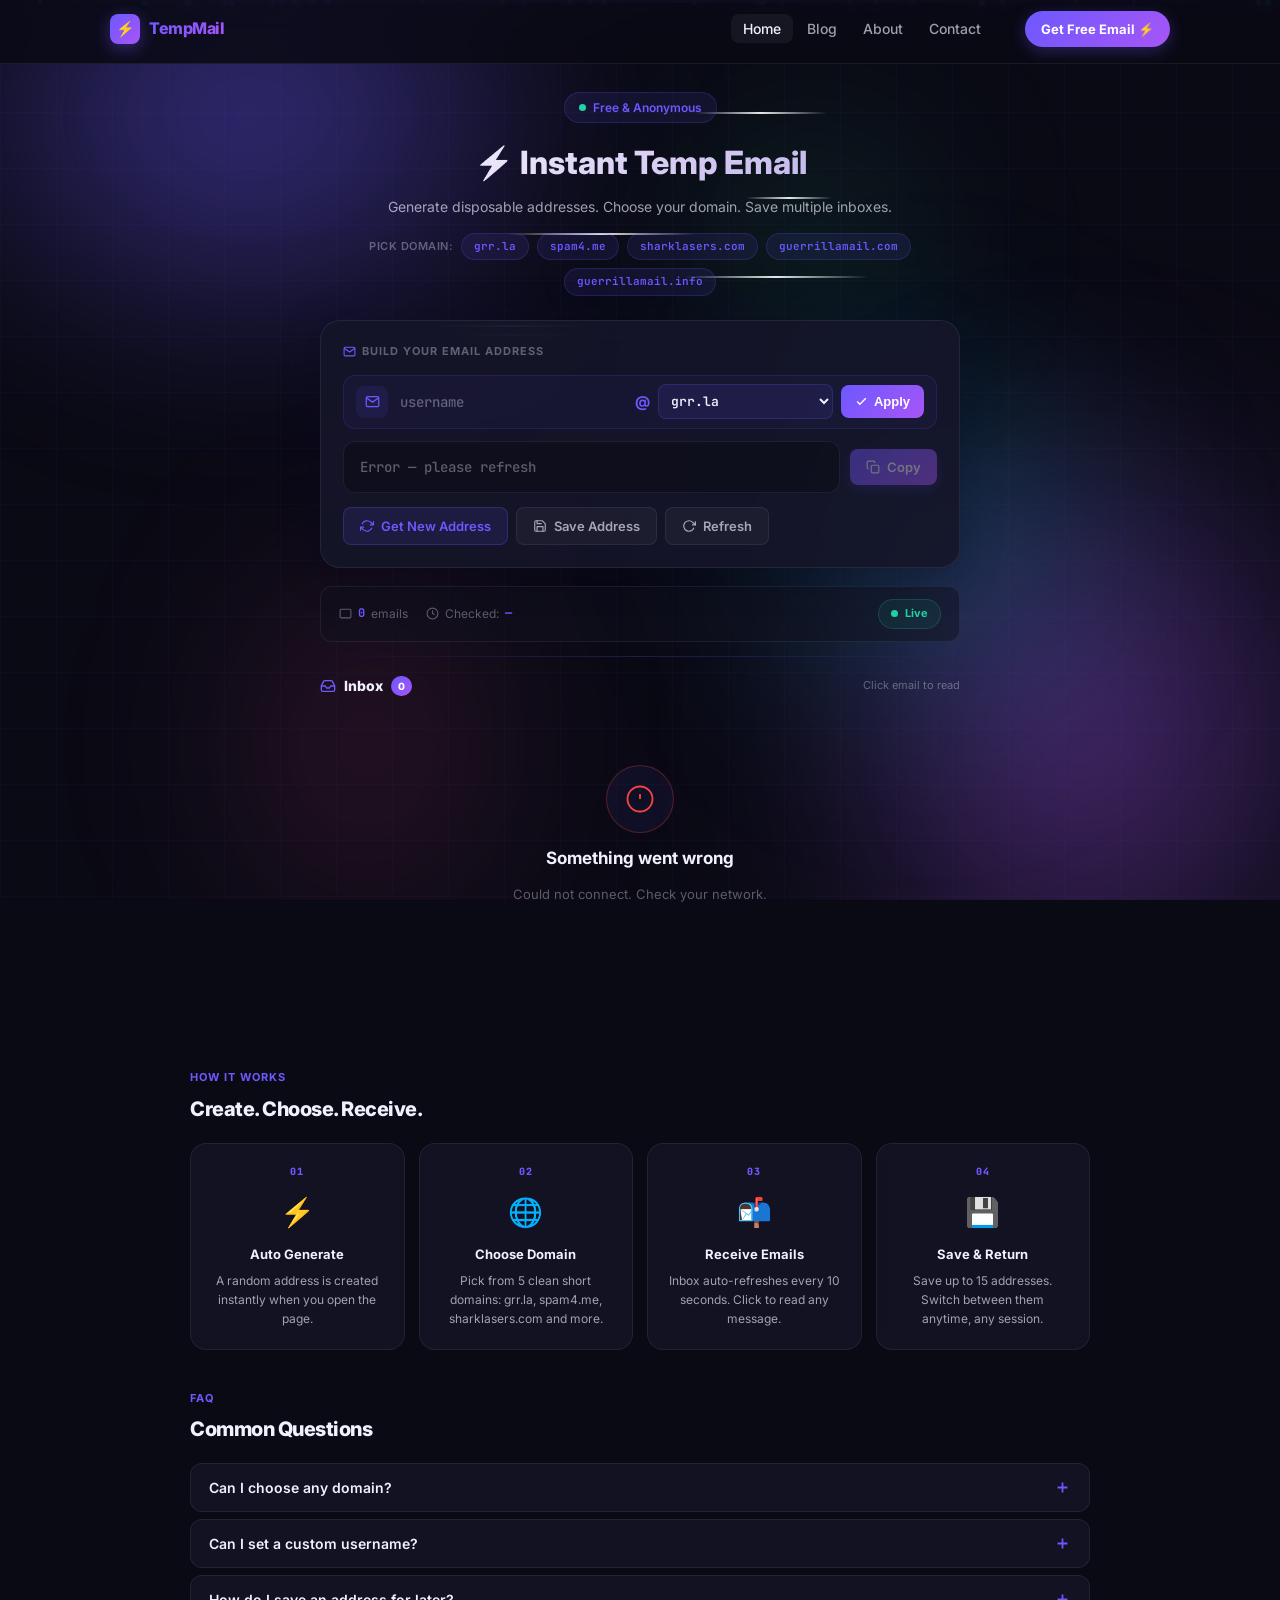
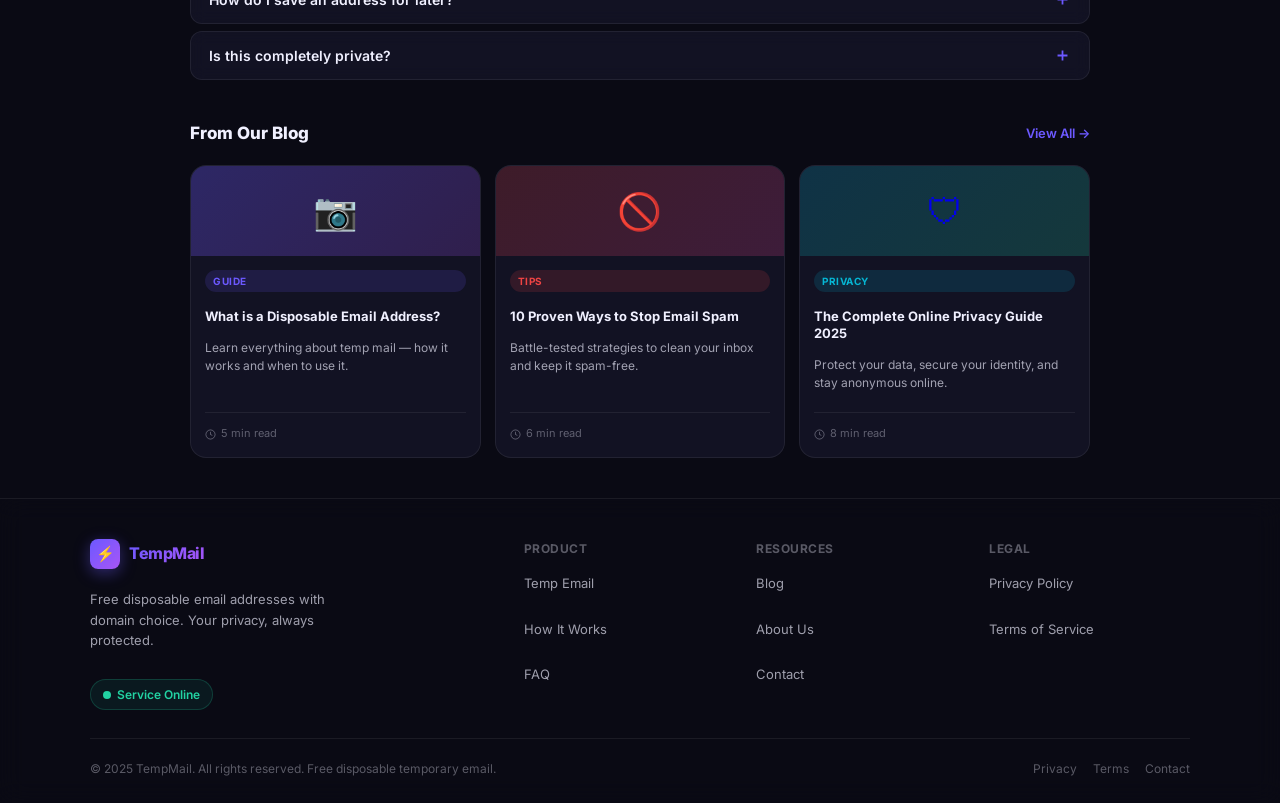
<file: index.html>
<!DOCTYPE html>
<html lang="en">
<head>
  <meta charset="UTF-8" />
  <meta name="viewport" content="width=device-width, initial-scale=1.0" />
  <title>TempMail &mdash; Free Disposable Email | Choose Your Domain</title>
  <meta name="description" content="Generate free temporary email addresses instantly. Choose your domain from grr.la, spam4.me and more. Save multiple inboxes and auto-refresh. No sign-up required." />
  <meta name="keywords" content="temp mail, temporary email, disposable email, grr.la, spam4.me, guerrillamail, anonymous email" />
  <meta property="og:title" content="TempMail &mdash; Free Disposable Email" />
  <meta property="og:description" content="Generate anonymous disposable emails instantly. Pick from 5 clean short domains. Save multiple addresses and check them anytime." />
  <meta name="theme-color" content="#0a0a14" />
  <link rel="preconnect" href="https://fonts.googleapis.com" />
  <link rel="preconnect" href="https://fonts.gstatic.com" crossorigin />
  <link href="https://fonts.googleapis.com/css2?family=Inter:wght@300;400;500;600;700;800&family=JetBrains+Mono:wght@400;500&display=swap" rel="stylesheet" />
  <link rel="stylesheet" href="styles.css" />

  <style>
  /* ================================================
     BACKGROUND ANIMATION SYSTEM
     ================================================ */
  body::before, body::after { display: none; }

  /* AURORA BLOBS */
  .aurora-layer { position: fixed; inset: 0; pointer-events: none; z-index: 0; overflow: hidden; }
  .blob { position: absolute; border-radius: 50%; filter: blur(90px); animation: blob-drift ease-in-out infinite alternate; will-change: transform; }
  .blob-1 { width:700px;height:500px;background:radial-gradient(ellipse,rgba(108,89,255,.55),transparent 70%);top:-15%;left:-8%;animation-duration:22s;animation-delay:0s; }
  .blob-2 { width:600px;height:700px;background:radial-gradient(ellipse,rgba(168,85,247,.45),transparent 70%);bottom:-20%;right:-8%;animation-duration:28s;animation-delay:-10s; }
  .blob-3 { width:450px;height:450px;background:radial-gradient(ellipse,rgba(6,182,212,.3),transparent 70%);top:35%;left:55%;animation-duration:19s;animation-delay:-5s; }
  .blob-4 { width:350px;height:500px;background:radial-gradient(ellipse,rgba(236,72,153,.2),transparent 70%);top:55%;left:15%;animation-duration:24s;animation-delay:-14s; }
  .blob-5 { width:300px;height:300px;background:radial-gradient(ellipse,rgba(34,211,163,.2),transparent 70%);top:10%;right:25%;animation-duration:17s;animation-delay:-7s; }

  @keyframes blob-drift {
    0%   { transform:translate(0,0) scale(1) rotate(0deg); border-radius:50%; }
    20%  { transform:translate(80px,-50px) scale(1.12) rotate(30deg); border-radius:60% 40% 55% 45%; }
    40%  { transform:translate(-50px,90px) scale(.92) rotate(70deg); border-radius:40% 60% 45% 55%; }
    60%  { transform:translate(100px,40px) scale(1.08) rotate(110deg); border-radius:55% 45% 60% 40%; }
    80%  { transform:translate(-70px,-80px) scale(1.04) rotate(150deg); border-radius:45% 55% 40% 60%; }
    100% { transform:translate(30px,-30px) scale(.96) rotate(180deg); border-radius:50%; }
  }

  /* GRID */
  .grid-layer { position:fixed;inset:0;pointer-events:none;z-index:0;background-image:linear-gradient(rgba(108,89,255,.04) 1px,transparent 1px),linear-gradient(90deg,rgba(108,89,255,.04) 1px,transparent 1px);background-size:56px 56px;animation:grid-glow 6s ease-in-out infinite; }
  @keyframes grid-glow { 0%,100%{opacity:.6} 50%{opacity:1.4} }

  /* PARTICLES */
  .particle-layer { position:fixed;inset:0;pointer-events:none;z-index:0;overflow:hidden; }
  .particle { position:absolute;border-radius:50%;animation:float-up linear infinite;will-change:transform,opacity; }
  @keyframes float-up {
    0%   { transform:translateY(100vh) translateX(0) scale(0); opacity:0; }
    10%  { opacity:1; }
    90%  { opacity:.6; }
    100% { transform:translateY(-80px) translateX(var(--pdx,0px)) scale(1.5); opacity:0; }
  }

  /* SHOOTING STARS */
  .star-layer { position:fixed;inset:0;pointer-events:none;z-index:0;overflow:hidden; }
  .shooting-star { position:absolute;height:2px;background:linear-gradient(90deg,rgba(255,255,255,0),rgba(255,255,255,.9),rgba(255,255,255,0));border-radius:2px;animation:shoot linear infinite; }
  @keyframes shoot {
    0%   { transform:translateX(-100%) translateY(0) rotate(-20deg); opacity:0; }
    5%   { opacity:1; }
    50%  { opacity:.8; }
    100% { transform:translateX(200vw) translateY(100px) rotate(-20deg); opacity:0; }
  }

  /* SCAN LINE */
  .scan-line { position:fixed;top:0;left:0;right:0;height:3px;background:linear-gradient(90deg,transparent,rgba(108,89,255,.6),transparent);box-shadow:0 0 20px rgba(108,89,255,.4);animation:scan 8s ease-in-out infinite;z-index:0;pointer-events:none; }
  @keyframes scan { 0%{top:0;opacity:0}10%{opacity:1}90%{opacity:.8}100%{top:100vh;opacity:0} }

  /* CSS VARS */
  :root {
    --bg: #0a0a14;
    --surface: rgba(16,16,30,0.8);
    --surface2: rgba(22,22,42,0.9);
    --border: rgba(255,255,255,0.07);
    --border-accent: rgba(108,89,255,0.3);
    --accent: #6c59ff;
    --accent2: #a855f7;
    --success: #22d3a3;
    --text-primary: #f0f0ff;
    --text-secondary: rgba(240,240,255,0.65);
    --text-muted: rgba(240,240,255,0.35);
    --r-sm: 8px; --r-md: 12px; --r-lg: 16px; --r-xl: 20px;
    --ease: all 0.2s ease;
  }

  *, *::before, *::after { box-sizing: border-box; margin: 0; padding: 0; }
  html { scroll-behavior: smooth; }
  body { font-family:'Inter',sans-serif; background:var(--bg); color:var(--text-primary); min-height:100vh; overflow-x:hidden; line-height:1.6; }

  /* ===== NAV ===== */
  .site-nav { position:sticky;top:0;z-index:100;background:rgba(10,10,20,.85);backdrop-filter:blur(20px);border-bottom:1px solid var(--border); }
  .nav-inner { max-width:1100px;margin:0 auto;padding:0 20px;height:58px;display:flex;align-items:center;gap:24px; }
  .nav-logo { display:flex;align-items:center;gap:9px;text-decoration:none;flex-shrink:0; }
  .nav-logo-icon { width:30px;height:30px;background:linear-gradient(135deg,var(--accent),var(--accent2));border-radius:8px;display:flex;align-items:center;justify-content:center;font-size:15px; }
  .nav-logo-text { font-size:16px;font-weight:800;color:var(--text-primary); }
  .nav-links { display:flex;list-style:none;gap:2px;margin-left:auto; }
  .nav-links a { color:var(--text-secondary);text-decoration:none;font-size:14px;font-weight:500;padding:6px 12px;border-radius:var(--r-sm);transition:var(--ease); }
  .nav-links a:hover,.nav-links a.active { color:var(--text-primary);background:rgba(255,255,255,.05); }
  .nav-right { margin-left:8px; }
  .nav-cta { background:linear-gradient(135deg,var(--accent),var(--accent2));color:#fff;text-decoration:none;font-size:13px;font-weight:700;padding:8px 16px;border-radius:100px;transition:var(--ease);white-space:nowrap; }
  .nav-cta:hover { opacity:.9;transform:translateY(-1px); }
  .hamburger { display:none;background:none;border:none;cursor:pointer;flex-direction:column;gap:5px;padding:6px;flex-shrink:0; }
  .hamburger span { display:block;width:22px;height:2px;background:var(--text-secondary);border-radius:2px;transition:var(--ease); }
  .mobile-nav { display:none;flex-direction:column;padding:12px 16px;border-top:1px solid var(--border);background:rgba(10,10,20,.95); }
  .mobile-nav a { color:var(--text-secondary);text-decoration:none;padding:10px 12px;font-size:14px;border-radius:var(--r-sm);transition:var(--ease); }
  .mobile-nav a:hover { background:rgba(255,255,255,.04);color:var(--text-primary); }
  .mobile-nav.open { display:flex; }
  @media(max-width:700px){.nav-links,.nav-right{display:none}.hamburger{display:flex}}

  /* ===== APP WRAPPER ===== */
  .app-wrapper { position:relative;z-index:1;max-width:680px;margin:0 auto;padding:28px 20px 60px; }

  /* HEADER */
  .app-header { text-align:center;margin-bottom:24px; }
  .app-badge { display:inline-flex;align-items:center;gap:7px;background:rgba(108,89,255,.1);border:1px solid rgba(108,89,255,.2);borderRadius:100px;padding:5px 14px;font-size:12px;font-weight:600;color:var(--accent);margin-bottom:14px;border-radius:100px; }
  .live-dot { width:7px;height:7px;background:var(--success);border-radius:50%;animation:pulse-dot 2s ease-in-out infinite; }
  @keyframes pulse-dot{0%,100%{box-shadow:0 0 0 0 rgba(34,211,163,.5)}50%{box-shadow:0 0 0 5px rgba(34,211,163,0)}}
  .app-header h1 { font-size:clamp(22px,4vw,32px);font-weight:800;background:linear-gradient(135deg,#fff 0%,rgba(200,180,255,.9) 100%);-webkit-background-clip:text;-webkit-text-fill-color:transparent;background-clip:text;margin-bottom:8px; }
  .app-header p { color:var(--text-secondary);font-size:14px; }

  /* DOMAIN CHIPS */
  .domain-chips { display:flex;align-items:center;flex-wrap:wrap;gap:8px;justify-content:center;margin-top:14px; }
  .domain-chip-label { font-size:11px;color:var(--text-muted);font-weight:600;text-transform:uppercase;letter-spacing:.5px; }
  .domain-chip { background:rgba(108,89,255,.1);border:1px solid rgba(108,89,255,.2);borderRadius:100px;padding:4px 12px;font-size:11px;font-weight:600;color:var(--accent);cursor:pointer;transition:var(--ease);border-radius:100px;font-family:'JetBrains Mono',monospace; }
  .domain-chip:hover { background:rgba(108,89,255,.2);border-color:rgba(108,89,255,.5);transform:translateY(-1px); }

  /* EMAIL CARD */
  .email-card { background:var(--surface2);border:1px solid var(--border);border-radius:var(--r-xl);padding:22px;margin-bottom:18px;backdrop-filter:blur(16px);box-shadow:0 8px 40px rgba(0,0,0,.3),0 0 60px rgba(108,89,255,.06); }
  .email-card-label { font-size:11px;font-weight:700;color:var(--text-muted);text-transform:uppercase;letter-spacing:1px;display:flex;align-items:center;gap:6px;margin-bottom:14px; }
  .email-card-label svg { width:13px;height:13px;color:var(--accent); }

  /* EMAIL BUILDER */
  .email-builder { display:flex;align-items:center;gap:8px;background:rgba(108,89,255,.06);border:1px solid rgba(108,89,255,.15);border-radius:var(--r-md);padding:4px 12px;margin-bottom:12px;flex-wrap:nowrap; }
  .builder-icon { width:32px;height:32px;background:rgba(108,89,255,.1);border-radius:var(--r-sm);display:flex;align-items:center;justify-content:center;color:var(--accent);flex-shrink:0; }
  .builder-icon svg { width:15px;height:15px; }
  .username-input { flex:1 1 0;min-width:80px;background:transparent;border:none;outline:none;font-family:'JetBrains Mono',monospace;font-size:14px;font-weight:500;color:var(--text-primary);padding:13px 4px;caret-color:var(--accent); }
  .username-input::placeholder { color:var(--text-muted); }
  .at-symbol { font-size:15px;font-weight:700;color:var(--accent);flex-shrink:0; }
  .domain-select { background:rgba(108,89,255,.1);border:1px solid rgba(108,89,255,.2);border-radius:var(--r-sm);color:var(--text-primary);font-size:13px;font-weight:600;padding:7px 8px;cursor:pointer;outline:none;transition:var(--ease);font-family:'JetBrains Mono',monospace;flex-shrink:0;min-width:130px;max-width:175px; }
  .domain-select:hover { border-color:var(--accent); }
  .domain-select option { background:#1a1a2e;color:var(--text-primary); }
  .apply-btn { display:flex;align-items:center;gap:6px;background:linear-gradient(135deg,var(--accent),var(--accent2));color:#fff;border:none;border-radius:var(--r-sm);padding:9px 14px;font-size:13px;font-weight:700;cursor:pointer;transition:var(--ease);white-space:nowrap;flex-shrink:0; }
  .apply-btn svg { width:13px;height:13px; }
  .apply-btn:hover { opacity:.9;transform:translateY(-1px); }

  /* EMAIL PREVIEW */
  .email-preview-row { display:flex;align-items:center;gap:10px;margin-bottom:14px; }
  .email-full-display { flex:1;background:rgba(0,0,0,.25);border:1px solid var(--border);border-radius:var(--r-md);padding:14px 16px;font-family:'JetBrains Mono',monospace;font-size:14px;font-weight:500;color:var(--text-primary);overflow:hidden;text-overflow:ellipsis;white-space:nowrap; }
  .email-full-display .dim { color:var(--text-muted); }
  #email-display.dim { color:var(--text-muted); }

  /* BUTTONS */
  .btn { display:inline-flex;align-items:center;gap:7px;border:none;border-radius:var(--r-sm);font-family:'Inter',sans-serif;font-size:13px;font-weight:600;cursor:pointer;transition:var(--ease);padding:10px 16px;white-space:nowrap; }
  .btn svg { width:14px;height:14px;flex-shrink:0; }
  .btn:disabled { opacity:.4;cursor:not-allowed; }
  .btn-primary { background:linear-gradient(135deg,var(--accent),var(--accent2));color:#fff;box-shadow:0 4px 14px rgba(108,89,255,.3); }
  .btn-primary:hover:not(:disabled) { opacity:.9;transform:translateY(-1px); }
  .btn-secondary { background:rgba(108,89,255,.12);border:1px solid rgba(108,89,255,.25);color:var(--accent); }
  .btn-secondary:hover { background:rgba(108,89,255,.2); }
  .btn-ghost { background:rgba(255,255,255,.04);border:1px solid var(--border);color:var(--text-secondary); }
  .btn-ghost:hover { background:rgba(255,255,255,.08);color:var(--text-primary); }
  .action-row { display:flex;gap:8px;flex-wrap:wrap; }

  /* SAVED ADDRESSES */
  #saved-section { background:var(--surface2);border:1px solid var(--border);border-radius:var(--r-xl);padding:18px;margin-bottom:18px;backdrop-filter:blur(12px); }
  .saved-header { display:flex;align-items:center;justify-content:space-between;margin-bottom:12px; }
  .saved-header-title { font-size:13px;font-weight:700;display:flex;align-items:center;gap:8px; }
  .saved-header-title svg { width:14px;height:14px;color:var(--accent); }
  .saved-count { background:rgba(108,89,255,.15);color:var(--accent);font-size:11px;font-weight:700;padding:2px 8px;border-radius:100px; }
  .saved-list { display:flex;flex-direction:column;gap:8px; }
  .saved-item { display:flex;align-items:center;justify-content:space-between;gap:12px;background:rgba(255,255,255,.02);border:1px solid var(--border);border-radius:var(--r-md);padding:10px 14px;transition:var(--ease); }
  .saved-item.is-active { border-color:rgba(108,89,255,.4);background:rgba(108,89,255,.07); }
  .saved-left { display:flex;align-items:center;gap:10px;min-width:0; }
  .saved-dot { width:8px;height:8px;border-radius:50%;background:var(--text-muted);flex-shrink:0; }
  .is-active .saved-dot { background:var(--success); }
  .saved-info { min-width:0; }
  .saved-email { font-family:'JetBrains Mono',monospace;font-size:13px;font-weight:500;color:var(--text-primary);white-space:nowrap;overflow:hidden;text-overflow:ellipsis; }
  .saved-meta { font-size:11px;color:var(--text-muted); }
  .saved-right { display:flex;align-items:center;gap:6px;flex-shrink:0; }
  .saved-switch { background:rgba(108,89,255,.12);border:1px solid rgba(108,89,255,.25);color:var(--accent);font-size:11px;font-weight:700;padding:5px 10px;border-radius:var(--r-sm);cursor:pointer;transition:var(--ease); }
  .saved-switch:hover { background:rgba(108,89,255,.25); }
  .saved-active-pill { background:rgba(34,211,163,.12);color:var(--success);font-size:11px;font-weight:700;padding:4px 10px;border-radius:100px;border:1px solid rgba(34,211,163,.2); }
  .saved-del { background:rgba(239,68,68,.08);border:1px solid rgba(239,68,68,.15);color:rgba(239,68,68,.7);width:28px;height:28px;border-radius:var(--r-sm);cursor:pointer;display:flex;align-items:center;justify-content:center;transition:var(--ease); }
  .saved-del svg { width:12px;height:12px; }
  .saved-del:hover { background:rgba(239,68,68,.2);color:#ef4444; }

  /* STATUS BAR */
  .status-bar { display:flex;align-items:center;justify-content:space-between;padding:12px 18px;background:rgba(16,16,30,.5);border:1px solid var(--border);border-radius:var(--r-md);margin-bottom:14px;font-size:12px;gap:12px; }
  .status-left { display:flex;align-items:center;gap:18px;flex-wrap:wrap; }
  .status-item { display:flex;align-items:center;gap:6px;color:var(--text-muted); }
  .status-item svg { width:13px;height:13px; }
  .status-item .hi { color:var(--accent);font-weight:700;font-family:'JetBrains Mono',monospace; }
  /* Live badge */
  .live-badge { display:flex;align-items:center;gap:7px;background:rgba(34,211,163,.08);border:1px solid rgba(34,211,163,.2);border-radius:100px;padding:5px 12px;font-size:11px;font-weight:700;color:var(--success); }
  .live-badge .ldot { width:7px;height:7px;background:var(--success);border-radius:50%;animation:pulse-dot 1.5s ease-in-out infinite;flex-shrink:0; }
  /* New email flash */
  @keyframes new-flash{0%{background:rgba(34,211,163,.18)}100%{background:transparent}}
  .inbox-new-flash { animation:new-flash 1.2s ease-out; }

  /* INBOX */
  .glow-divider { height:1px;background:linear-gradient(90deg,transparent,rgba(108,89,255,.4),transparent);margin:8px 0 18px;opacity:.6; }
  .inbox-header { display:flex;align-items:center;justify-content:space-between;margin-bottom:12px;flex-wrap:wrap;gap:8px; }
  .inbox-title-row { display:flex;align-items:center;gap:8px;font-size:14px;font-weight:800; }
  .inbox-title-row svg { width:16px;height:16px;color:var(--accent); }
  .inbox-badge { background:linear-gradient(135deg,var(--accent),var(--accent2));color:#fff;font-size:10px;font-weight:800;padding:2px 7px;border-radius:100px;min-width:20px;text-align:center; }
  .email-item { display:grid;grid-template-columns:40px 1fr auto;gap:12px;align-items:center;padding:14px 16px;border:1px solid var(--border);border-radius:var(--r-md);margin-bottom:7px;cursor:pointer;transition:var(--ease);animation:fadeIn .25s ease both; }
  .email-item.unread { border-left:3px solid var(--accent);background:rgba(108,89,255,.04); }
  .email-item:hover { background:rgba(108,89,255,.08);border-color:var(--border-accent);transform:translateX(2px); }
  @keyframes fadeIn{from{opacity:0;transform:translateY(6px)}to{opacity:1;transform:translateY(0)}}
  .email-avatar { width:38px;height:38px;border-radius:50%;display:flex;align-items:center;justify-content:center;font-size:14px;font-weight:700;flex-shrink:0; }
  .av0{background:linear-gradient(135deg,#6c59ff,#a855f7)}.av1{background:linear-gradient(135deg,#06b6d4,#3b82f6)}.av2{background:linear-gradient(135deg,#22d3a3,#06b6d4)}.av3{background:linear-gradient(135deg,#ec4899,#a855f7)}.av4{background:linear-gradient(135deg,#f59e0b,#ef4444)}.av5{background:linear-gradient(135deg,#84cc16,#22d3a3)}
  .email-meta { min-width:0; }
  .email-sender { font-size:13px;font-weight:600;color:var(--text-primary);white-space:nowrap;overflow:hidden;text-overflow:ellipsis; }
  .email-subject { font-size:12px;color:var(--text-secondary);white-space:nowrap;overflow:hidden;text-overflow:ellipsis; }
  .email-time { font-size:10px;color:var(--text-muted);font-family:'JetBrains Mono',monospace; }

  /* SPINNER & EMPTY */
  .spinner-wrap { display:flex;flex-direction:column;align-items:center;justify-content:center;padding:48px 20px;gap:14px; }
  .app-spinner { width:36px;height:36px;border:3px solid rgba(108,89,255,.15);border-top-color:var(--accent);border-radius:50%;animation:aispin .8s linear infinite; }
  @keyframes aispin{to{transform:rotate(360deg)}}
  .spinner-text { color:var(--text-muted);font-size:13px; }
  .empty-state { text-align:center;padding:56px 20px;display:flex;flex-direction:column;align-items:center;gap:12px; }
  .empty-icon { width:68px;height:68px;background:rgba(108,89,255,.08);border:1px solid rgba(108,89,255,.15);border-radius:50%;display:flex;align-items:center;justify-content:center;color:var(--accent); }
  .empty-icon svg { width:30px;height:30px; }
  .empty-state h3 { font-size:17px;font-weight:700; }
  .empty-state p { color:var(--text-muted);font-size:13px;max-width:260px; }

  /* MODAL */
  .modal-overlay { position:fixed;inset:0;background:rgba(0,0,0,.75);backdrop-filter:blur(12px);z-index:500;display:flex;align-items:center;justify-content:center;padding:20px;opacity:0;pointer-events:none;transition:opacity .25s ease; }
  .modal-overlay.open { opacity:1;pointer-events:all; }
  .modal { background:rgba(22,22,42,.95);border:1px solid rgba(108,89,255,.25);border-radius:var(--r-xl);width:100%;max-width:700px;max-height:90vh;display:flex;flex-direction:column;box-shadow:0 32px 80px rgba(0,0,0,.6),0 0 60px rgba(108,89,255,.15);transform:translateY(20px) scale(.97);transition:transform .3s cubic-bezier(.34,1.56,.64,1);backdrop-filter:blur(20px); }
  .modal-overlay.open .modal { transform:translateY(0) scale(1); }
  .modal-header { padding:22px 26px 18px;border-bottom:1px solid var(--border);display:flex;align-items:flex-start;gap:14px; }
  .modal-title-area { flex:1;min-width:0; }
  .modal-subject { font-size:17px;font-weight:700;color:var(--text-primary);margin-bottom:8px;line-height:1.3; }
  .modal-meta { display:flex;flex-direction:column;gap:4px; }
  .modal-meta-row { display:flex;align-items:center;gap:6px;font-size:12px;color:var(--text-secondary); }
  .modal-meta-row span { color:var(--text-primary);font-weight:500; }
  .modal-meta-row svg { width:13px;height:13px; }
  .modal-close { background:rgba(255,255,255,.06);border:1px solid var(--border);border-radius:var(--r-sm);color:var(--text-secondary);cursor:pointer;width:34px;height:34px;display:flex;align-items:center;justify-content:center;transition:var(--ease);flex-shrink:0; }
  .modal-close:hover { background:rgba(255,255,255,.12);color:var(--text-primary); }
  .modal-body { flex:1;overflow-y:auto;padding:22px 26px; }
  .modal-footer { padding:14px 26px;border-top:1px solid var(--border);display:flex;justify-content:flex-end;gap:8px; }
  .email-body-text { font-size:14px;line-height:1.8;color:var(--text-secondary);white-space:pre-wrap;word-break:break-word; }
  .email-frame { width:100%;border:none;background:#fff;border-radius:var(--r-md);min-height:300px; }

  /* TOAST */
  .copy-toast { position:fixed;bottom:28px;left:50%;transform:translateX(-50%) translateY(80px);background:rgba(34,211,163,.12);border:1px solid rgba(34,211,163,.3);color:var(--success);padding:11px 20px;border-radius:100px;font-size:13px;font-weight:600;backdrop-filter:blur(16px);z-index:1000;transition:transform .35s cubic-bezier(.34,1.56,.64,1),opacity .3s ease;opacity:0;display:flex;align-items:center;gap:7px;box-shadow:0 8px 32px rgba(34,211,163,.2); }
  .copy-toast.show { transform:translateX(-50%) translateY(0);opacity:1; }

  /* CONTENT SECTIONS */
  .content-outer { position:relative;z-index:1;max-width:940px;margin:0 auto;padding:0 20px; }
  .how-section { margin:48px 0 40px; }
  .how-grid { display:grid;grid-template-columns:repeat(4,1fr);gap:14px; }
  @media(max-width:800px){.how-grid{grid-template-columns:repeat(2,1fr)}}
  @media(max-width:480px){.how-grid{grid-template-columns:1fr}}
  .how-step { background:rgba(22,22,42,.7);border:1px solid var(--border);border-radius:var(--r-lg);padding:20px;text-align:center;backdrop-filter:blur(8px);transition:var(--ease); }
  .how-step:hover { border-color:var(--border-accent);transform:translateY(-3px); }
  .how-num { font-size:10px;font-weight:800;color:var(--accent);text-transform:uppercase;letter-spacing:1px;margin-bottom:10px;font-family:'JetBrains Mono',monospace; }
  .how-emoji { font-size:28px;margin-bottom:10px; }
  .how-step h3 { font-size:13px;font-weight:700;margin-bottom:6px; }
  .how-step p { font-size:12px;color:var(--text-secondary);line-height:1.6; }

  .section-label { font-size:11px;font-weight:700;color:var(--accent);text-transform:uppercase;letter-spacing:1px;margin-bottom:6px; }
  .section-title { font-size:20px;font-weight:800; }

  .faq-section { margin:40px 0; }
  .faq-item { background:rgba(22,22,42,.7);border:1px solid var(--border);border-radius:var(--r-md);margin-bottom:7px;overflow:hidden;backdrop-filter:blur(8px); }
  .faq-q { width:100%;text-align:left;background:none;border:none;padding:15px 18px;cursor:pointer;display:flex;align-items:center;justify-content:space-between;font-family:inherit;font-size:14px;font-weight:600;color:var(--text-primary);transition:var(--ease); }
  .faq-q:hover { background:rgba(255,255,255,.02); }
  .faq-q svg { width:17px;height:17px;color:var(--accent);transition:transform .25s ease;flex-shrink:0; }
  .faq-item.open .faq-q svg { transform:rotate(45deg); }
  .faq-a { max-height:0;overflow:hidden;transition:max-height .3s ease;font-size:13px;color:var(--text-secondary);line-height:1.75; }
  .faq-item.open .faq-a { max-height:200px; }
  .faq-a-inner { padding:0 18px 16px; }

  .section-hdr { display:flex;align-items:center;justify-content:space-between;margin-bottom:18px;flex-wrap:wrap;gap:8px; }
  .section-hdr-title { font-size:17px;font-weight:800; }
  .section-hdr-link { font-size:13px;color:var(--accent);text-decoration:none;font-weight:600; }
  .section-hdr-link:hover { text-decoration:underline; }

  /* BLOG CARDS */
  .blog-grid { display:grid;grid-template-columns:repeat(3,1fr);gap:14px; }
  @media(max-width:700px){.blog-grid{grid-template-columns:1fr}}
  .blog-card { background:rgba(22,22,42,.7);border:1px solid var(--border);border-radius:var(--r-lg);overflow:hidden;text-decoration:none;transition:var(--ease);display:flex;flex-direction:column; }
  .blog-card:hover { border-color:var(--border-accent);transform:translateY(-3px); }
  .blog-thumb { height:90px;display:flex;align-items:center;justify-content:center;font-size:36px; }
  .blog-thumb-1{background:linear-gradient(135deg,rgba(108,89,255,.3),rgba(168,85,247,.2))}
  .blog-thumb-2{background:linear-gradient(135deg,rgba(239,68,68,.2),rgba(236,72,153,.2))}
  .blog-thumb-3{background:linear-gradient(135deg,rgba(6,182,212,.2),rgba(34,211,163,.2))}
  .blog-body { padding:14px;flex:1;display:flex;flex-direction:column;gap:6px; }
  .blog-tag { font-size:10px;font-weight:700;padding:3px 8px;border-radius:100px;text-transform:uppercase;letter-spacing:.5px; }
  .t-guide{background:rgba(108,89,255,.15);color:var(--accent)}.t-tips{background:rgba(239,68,68,.15);color:#ef4444}.t-privacy{background:rgba(6,182,212,.15);color:#06b6d4}
  .blog-card-title { font-size:13px;font-weight:700;color:var(--text-primary);line-height:1.3; }
  .blog-card-excerpt { font-size:12px;color:var(--text-secondary);line-height:1.5;flex:1; }
  .blog-card-foot { display:flex;align-items:center;gap:5px;font-size:11px;color:var(--text-muted);margin-top:auto; }
  .blog-card-foot svg { width:11px;height:11px; }

  /* FOOTER */
  .site-footer { position:relative;z-index:1;border-top:1px solid var(--border);padding:40px 20px 24px;margin-top:40px;background:rgba(10,10,20,.6);backdrop-filter:blur(12px); }
  .footer-inner { max-width:1100px;margin:0 auto; }
  .footer-grid { display:grid;grid-template-columns:2fr 1fr 1fr 1fr;gap:32px;margin-bottom:28px; }
  @media(max-width:700px){.footer-grid{grid-template-columns:1fr 1fr}}
  @media(max-width:480px){.footer-grid{grid-template-columns:1fr}}
  .footer-brand-desc { font-size:13px;color:var(--text-secondary);line-height:1.6;margin-top:8px;max-width:240px; }
  .footer-badge { display:inline-flex;align-items:center;gap:6px;margin-top:12px;font-size:12px;color:var(--success);font-weight:600; }
  .footer-badge .dot { width:8px;height:8px;background:var(--success);border-radius:50%;animation:pulse-dot 2s ease-in-out infinite; }
  .footer-col-title { font-size:12px;font-weight:700;text-transform:uppercase;letter-spacing:.5px;color:var(--text-muted);margin-bottom:12px; }
  .footer-links { list-style:none; }
  .footer-links li { margin-bottom:8px; }
  .footer-links a { font-size:13px;color:var(--text-secondary);text-decoration:none;transition:var(--ease); }
  .footer-links a:hover { color:var(--text-primary); }
  .footer-bottom { display:flex;align-items:center;justify-content:space-between;flex-wrap:wrap;gap:12px;padding-top:20px;border-top:1px solid var(--border); }
  .footer-copy { font-size:12px;color:var(--text-muted); }
  .footer-legal { display:flex;gap:16px; }
  .footer-legal a { font-size:12px;color:var(--text-muted);text-decoration:none;transition:var(--ease); }
  .footer-legal a:hover { color:var(--text-secondary); }

  /* RESPONSIVE */
  @media(max-width:580px){
    .app-wrapper{padding:16px 14px 40px}
    .email-builder{flex-wrap:wrap}
    .domain-select{min-width:120px;font-size:11px}
    .email-item{grid-template-columns:auto 1fr}
    .email-time{display:none}
    .status-bar{flex-direction:column;align-items:flex-start}
    .modal-header,.modal-body,.modal-footer{padding-left:16px;padding-right:16px}
    .action-row .btn{padding:9px 12px;font-size:12px}
  }
  @media(max-width:400px){.apply-btn{display:none}}
  </style>
</head>

<body>
  <!-- BACKGROUND LAYERS -->
  <svg width="0" height="0" style="position:absolute;overflow:hidden">
    <defs>
      <linearGradient id="tg" x1="0%" y1="0%" x2="100%" y2="100%">
        <stop offset="0%" stop-color="#6c59ff"/><stop offset="100%" stop-color="#a855f7"/>
      </linearGradient>
    </defs>
  </svg>
  <div class="aurora-layer" aria-hidden="true">
    <div class="blob blob-1"></div><div class="blob blob-2"></div>
    <div class="blob blob-3"></div><div class="blob blob-4"></div>
    <div class="blob blob-5"></div>
  </div>
  <div class="grid-layer" aria-hidden="true"></div>
  <div class="particle-layer" id="particle-layer" aria-hidden="true"></div>
  <div class="star-layer" id="star-layer" aria-hidden="true"></div>
  <div class="scan-line" aria-hidden="true"></div>

  <!-- TOAST -->
  <div class="copy-toast" id="copy-toast" role="alert">
    <svg viewBox="0 0 24 24" fill="none" stroke="currentColor" stroke-width="2.5" width="15" height="15"><polyline points="20 6 9 17 4 12"/></svg>
    Copied to clipboard!
  </div>

  <!-- MODAL -->
  <div class="modal-overlay" id="modal-overlay" role="dialog" aria-modal="true">
    <div class="modal">
      <div class="modal-header">
        <div class="modal-title-area">
          <div class="modal-subject" id="modal-subject">Loading&hellip;</div>
          <div class="modal-meta">
            <div class="modal-meta-row">
              <svg viewBox="0 0 24 24" fill="none" stroke="currentColor" stroke-width="2"><path d="M20 21v-2a4 4 0 0 0-4-4H8a4 4 0 0 0-4 4v2"/><circle cx="12" cy="7" r="4"/></svg>
              From: <span id="modal-from">&mdash;</span>
            </div>
            <div class="modal-meta-row">
              <svg viewBox="0 0 24 24" fill="none" stroke="currentColor" stroke-width="2"><rect x="3" y="4" width="18" height="18" rx="2"/><line x1="16" y1="2" x2="16" y2="6"/><line x1="8" y1="2" x2="8" y2="6"/><line x1="3" y1="10" x2="21" y2="10"/></svg>
              Received: <span id="modal-date">&mdash;</span>
            </div>
          </div>
        </div>
        <button class="modal-close" id="modal-close">
          <svg viewBox="0 0 24 24" fill="none" stroke="currentColor" stroke-width="2.5" width="17" height="17"><line x1="18" y1="6" x2="6" y2="18"/><line x1="6" y1="6" x2="18" y2="18"/></svg>
        </button>
      </div>
      <div class="modal-body" id="modal-body"></div>
      <div class="modal-footer">
        <button class="btn btn-ghost" id="modal-close-btn" style="font-size:13px;padding:8px 16px">Close</button>
      </div>
    </div>
  </div>

  <!-- NAVIGATION -->
  <nav class="site-nav" id="site-nav">
    <div class="nav-inner">
      <a href="/" class="nav-logo">
        <div class="nav-logo-icon">&#9889;</div>
        <span class="nav-logo-text">TempMail</span>
      </a>
      <ul class="nav-links">
        <li><a href="/" class="active">Home</a></li>
        <li><a href="/blog.html">Blog</a></li>
        <li><a href="/about.html">About</a></li>
        <li><a href="/contact.html">Contact</a></li>
      </ul>
      <div class="nav-right"><a href="/" class="nav-cta">Get Free Email &#9889;</a></div>
      <button class="hamburger" id="hamburger" aria-label="Menu"><span></span><span></span><span></span></button>
    </div>
    <div class="mobile-nav" id="mobile-nav">
      <a href="/">&#9889; Home</a><a href="/blog.html">Blog</a>
      <a href="/about.html">About</a><a href="/contact.html">Contact</a>
      <a href="/privacy.html">Privacy</a><a href="/terms.html">Terms</a>
    </div>
  </nav>

  <!-- MAIN APP -->
  <div class="app-wrapper">
    <header class="app-header">
      <div class="app-badge"><div class="live-dot"></div> Free &amp; Anonymous</div>
      <h1>&#9889; Instant Temp Email</h1>
      <p>Generate disposable addresses. Choose your domain. Save multiple inboxes.</p>
      <div class="domain-chips" id="domain-chips">
        <span class="domain-chip-label">Pick domain:</span>
        <span style="font-size:11px;color:var(--text-muted)">Loading&hellip;</span>
      </div>
    </header>

    <!-- EMAIL CARD -->
    <div class="email-card">
      <div class="email-card-label">
        <svg viewBox="0 0 24 24" fill="none" stroke="currentColor" stroke-width="2"><path d="M4 4h16c1.1 0 2 .9 2 2v12c0 1.1-.9 2-2 2H4c-1.1 0-2-.9-2-2V6c0-1.1.9-2 2-2z"/><polyline points="22,6 12,13 2,6"/></svg>
        Build Your Email Address
      </div>

      <!-- DOMAIN BUILDER -->
      <div class="email-builder" id="email-builder">
        <div class="builder-icon">
          <svg viewBox="0 0 24 24" fill="none" stroke="currentColor" stroke-width="2"><path d="M4 4h16c1.1 0 2 .9 2 2v12c0 1.1-.9 2-2 2H4c-1.1 0-2-.9-2-2V6c0-1.1.9-2 2-2z"/><polyline points="22,6 12,13 2,6"/></svg>
        </div>
        <input type="text" id="username-input" class="username-input"
          placeholder="username" maxlength="50"
          onkeydown="if(event.key==='Enter')applyCustomEmail()"
          aria-label="Email username"
        />
        <span class="at-symbol">@</span>
        <select id="domain-select" class="domain-select" onchange="previewEmail()" aria-label="Email domain">
          <option value="grr.la">grr.la</option>
        </select>
        <button class="apply-btn" id="apply-btn" onclick="applyCustomEmail()">
          <svg viewBox="0 0 24 24" fill="none" stroke="currentColor" stroke-width="2.5"><polyline points="20 6 9 17 4 12"/></svg>
          Apply
        </button>
      </div>

      <!-- EMAIL DISPLAY + COPY -->
      <div class="email-preview-row">
        <div class="email-full-display">
          <span id="email-display" class="dim">Generating&hellip;</span>
        </div>
        <button class="btn btn-primary" id="copy-btn" disabled>
          <svg viewBox="0 0 24 24" fill="none" stroke="currentColor" stroke-width="2"><rect x="9" y="9" width="13" height="13" rx="2"/><path d="M5 15H4a2 2 0 0 1-2-2V4a2 2 0 0 1 2-2h9a2 2 0 0 1 2 2v1"/></svg>
          Copy
        </button>
      </div>

      <!-- ACTIONS -->
      <div class="action-row">
        <button class="btn btn-secondary" id="new-addr-btn">
          <svg viewBox="0 0 24 24" fill="none" stroke="currentColor" stroke-width="2"><polyline points="23 4 23 10 17 10"/><polyline points="1 20 1 14 7 14"/><path d="M3.51 9a9 9 0 0 1 14.85-3.36L23 10M1 14l4.64 4.36A9 9 0 0 0 20.49 15"/></svg>
          Get New Address
        </button>
        <button class="btn btn-ghost" id="save-btn">
          <svg viewBox="0 0 24 24" fill="none" stroke="currentColor" stroke-width="2"><path d="M19 21H5a2 2 0 0 1-2-2V5a2 2 0 0 1 2-2h11l5 5v11a2 2 0 0 1-2 2z"/><polyline points="17,21 17,13 7,13 7,21"/><polyline points="7,3 7,8 15,8"/></svg>
          Save Address
        </button>
        <button class="btn btn-ghost" id="refresh-btn">
          <svg id="refresh-icon" viewBox="0 0 24 24" fill="none" stroke="currentColor" stroke-width="2"><polyline points="23 4 23 10 17 10"/><path d="M20.49 15a9 9 0 1 1-2.12-9.36L23 10"/></svg>
          Refresh
        </button>
      </div>
    </div>

    <!-- SAVED ADDRESSES -->
    <section id="saved-section" style="display:none">
      <div class="saved-header">
        <div class="saved-header-title">
          <svg viewBox="0 0 24 24" fill="none" stroke="currentColor" stroke-width="2"><path d="M19 21H5a2 2 0 0 1-2-2V5a2 2 0 0 1 2-2h11l5 5v11a2 2 0 0 1-2 2z"/></svg>
          Saved Addresses
          <span class="saved-count" id="saved-count">0</span>
        </div>
        <button class="btn btn-ghost" id="clear-all-btn" style="font-size:11px;padding:5px 10px">Clear All</button>
      </div>
      <div class="saved-list" id="saved-list"></div>
    </section>

    <!-- STATUS BAR -->
    <div class="status-bar">
      <div class="status-left">
        <div class="status-item">
          <svg viewBox="0 0 24 24" fill="none" stroke="currentColor" stroke-width="2"><path d="M4 4h16c1.1 0 2 .9 2 2v12c0 1.1-.9 2-2 2H4c-1.1 0-2-.9-2-2V6c0-1.1.9-2 2-2z"/></svg>
          <span id="email-count" class="hi">0</span> emails
        </div>
        <div class="status-item">
          <svg viewBox="0 0 24 24" fill="none" stroke="currentColor" stroke-width="2"><circle cx="12" cy="12" r="10"/><polyline points="12 6 12 12 16 14"/></svg>
          Checked: <span id="last-check" class="hi">&mdash;</span>
        </div>
      </div>
      <div class="live-badge">
          <span class="ldot"></span> Live
        </div>
    </div>

    <!-- INBOX -->
    <div class="glow-divider"></div>
    <div class="inbox-header">
      <div class="inbox-title-row">
        <svg viewBox="0 0 24 24" fill="none" stroke="currentColor" stroke-width="2"><polyline points="22 12 16 12 14 15 10 15 8 12 2 12"/><path d="M5.45 5.11L2 12v6a2 2 0 0 0 2 2h16a2 2 0 0 0 2-2v-6l-3.45-6.89A2 2 0 0 0 16.76 4H7.24a2 2 0 0 0-1.79 1.11z"/></svg>
        Inbox
        <span class="inbox-badge" id="inbox-badge">0</span>
      </div>
      <span style="font-size:11px;color:var(--text-muted)">Click email to read</span>
    </div>
    <div id="inbox-list"></div>
  </div>

  <!-- SEO CONTENT -->
  <div class="content-outer">
    <section class="how-section">
      <div style="margin-bottom:18px">
        <div class="section-label">How it works</div>
        <div class="section-title">Create. Choose. Receive.</div>
      </div>
      <div class="how-grid">
        <div class="how-step"><div class="how-num">01</div><div class="how-emoji">&#9889;</div><h3>Auto Generate</h3><p>A random address is created instantly when you open the page.</p></div>
        <div class="how-step"><div class="how-num">02</div><div class="how-emoji">&#127760;</div><h3>Choose Domain</h3><p>Pick from 5 clean short domains: grr.la, spam4.me, sharklasers.com and more.</p></div>
        <div class="how-step"><div class="how-num">03</div><div class="how-emoji">&#128236;</div><h3>Receive Emails</h3><p>Inbox auto-refreshes every 10 seconds. Click to read any message.</p></div>
        <div class="how-step"><div class="how-num">04</div><div class="how-emoji">&#128190;</div><h3>Save &amp; Return</h3><p>Save up to 15 addresses. Switch between them anytime, any session.</p></div>
      </div>
    </section>

    <section class="faq-section">
      <div style="margin-bottom:18px">
        <div class="section-label">FAQ</div>
        <div class="section-title">Common Questions</div>
      </div>
      <div class="faq-item">
        <button class="faq-q">Can I choose any domain?<svg viewBox="0 0 24 24" fill="none" stroke="currentColor" stroke-width="2.5"><line x1="12" y1="5" x2="12" y2="19"/><line x1="5" y1="12" x2="19" y2="12"/></svg></button>
        <div class="faq-a"><div class="faq-a-inner">Yes! Choose from 5 short clean domains using the dropdown or quick-pick chips. All domains share the same inbox, so emails sent to any of them arrive in your inbox.</div></div>
      </div>
      <div class="faq-item">
        <button class="faq-q">Can I set a custom username?<svg viewBox="0 0 24 24" fill="none" stroke="currentColor" stroke-width="2.5"><line x1="12" y1="5" x2="12" y2="19"/><line x1="5" y1="12" x2="19" y2="12"/></svg></button>
        <div class="faq-a"><div class="faq-a-inner">Yes! Type any username in the left field, choose your domain, and click "Apply". The system will update your inbox to that address immediately.</div></div>
      </div>
      <div class="faq-item">
        <button class="faq-q">How do I save an address for later?<svg viewBox="0 0 24 24" fill="none" stroke="currentColor" stroke-width="2.5"><line x1="12" y1="5" x2="12" y2="19"/><line x1="5" y1="12" x2="19" y2="12"/></svg></button>
        <div class="faq-a"><div class="faq-a-inner">Click the "Save Address" button. Your address is stored in your browser's localStorage &mdash; never on a server. Return anytime and click "Switch" to reload that inbox.</div></div>
      </div>
      <div class="faq-item">
        <button class="faq-q">Is this completely private?<svg viewBox="0 0 24 24" fill="none" stroke="currentColor" stroke-width="2.5"><line x1="12" y1="5" x2="12" y2="19"/><line x1="5" y1="12" x2="19" y2="12"/></svg></button>
        <div class="faq-a"><div class="faq-a-inner">Yes. We have no backend server. Your saved addresses live only in your browser. Emails are fetched directly from the Guerrilla Mail API. We see nothing.</div></div>
      </div>
    </section>

    <section style="margin:40px 0 20px">
      <div class="section-hdr">
        <div class="section-hdr-title">From Our Blog</div>
        <a href="/blog.html" class="section-hdr-link">View All &rarr;</a>
      </div>
      <div class="blog-grid">
        <a href="/blog/what-is-disposable-email.html" class="blog-card">
          <div class="blog-thumb blog-thumb-1">&#128247;</div>
          <div class="blog-body"><span class="blog-tag t-guide">Guide</span><div class="blog-card-title">What is a Disposable Email Address?</div><div class="blog-card-excerpt">Learn everything about temp mail &mdash; how it works and when to use it.</div><div class="blog-card-foot"><svg viewBox="0 0 24 24" fill="none" stroke="currentColor" stroke-width="2"><circle cx="12" cy="12" r="10"/><polyline points="12 6 12 12 16 14"/></svg>5 min read</div></div>
        </a>
        <a href="/blog/how-to-stop-email-spam.html" class="blog-card">
          <div class="blog-thumb blog-thumb-2">&#128683;</div>
          <div class="blog-body"><span class="blog-tag t-tips">Tips</span><div class="blog-card-title">10 Proven Ways to Stop Email Spam</div><div class="blog-card-excerpt">Battle-tested strategies to clean your inbox and keep it spam-free.</div><div class="blog-card-foot"><svg viewBox="0 0 24 24" fill="none" stroke="currentColor" stroke-width="2"><circle cx="12" cy="12" r="10"/><polyline points="12 6 12 12 16 14"/></svg>6 min read</div></div>
        </a>
        <a href="/blog/online-privacy-guide-2025.html" class="blog-card">
          <div class="blog-thumb blog-thumb-3">&#128737;</div>
          <div class="blog-body"><span class="blog-tag t-privacy">Privacy</span><div class="blog-card-title">The Complete Online Privacy Guide 2025</div><div class="blog-card-excerpt">Protect your data, secure your identity, and stay anonymous online.</div><div class="blog-card-foot"><svg viewBox="0 0 24 24" fill="none" stroke="currentColor" stroke-width="2"><circle cx="12" cy="12" r="10"/><polyline points="12 6 12 12 16 14"/></svg>8 min read</div></div>
        </a>
      </div>
    </section>
  </div>

  <!-- FOOTER -->
  <footer class="site-footer">
    <div class="footer-inner">
      <div class="footer-grid">
        <div>
          <a href="/" class="nav-logo" style="margin-bottom:12px;display:inline-flex"><div class="nav-logo-icon">&#9889;</div><span class="nav-logo-text">TempMail</span></a>
          <p class="footer-brand-desc">Free disposable email addresses with domain choice. Your privacy, always protected.</p>
          <div class="footer-badge"><span class="dot"></span> Service Online</div>
        </div>
        <div><div class="footer-col-title">Product</div><ul class="footer-links"><li><a href="/">Temp Email</a></li><li><a href="/#how-it-works">How It Works</a></li><li><a href="/#faq">FAQ</a></li></ul></div>
        <div><div class="footer-col-title">Resources</div><ul class="footer-links"><li><a href="/blog.html">Blog</a></li><li><a href="/about.html">About Us</a></li><li><a href="/contact.html">Contact</a></li></ul></div>
        <div><div class="footer-col-title">Legal</div><ul class="footer-links"><li><a href="/privacy.html">Privacy Policy</a></li><li><a href="/terms.html">Terms of Service</a></li></ul></div>
      </div>
      <div class="footer-bottom">
        <p class="footer-copy">&copy; 2025 TempMail. All rights reserved. Free disposable temporary email.</p>
        <div class="footer-legal"><a href="/privacy.html">Privacy</a><a href="/terms.html">Terms</a><a href="/contact.html">Contact</a></div>
      </div>
    </div>
  </footer>

  <script>
  /* ================================================
     TEMPMAIL v5 — GUERRILLA MAIL + 5 CLEAN DOMAINS
     API: https://api.guerrillamail.com/ajax.php
     Free, no key, CORS proxy fallback, ultra-reliable
     ================================================ */

  /* ===== BACKGROUND ANIMATIONS ===== */
  (function initBG() {
    const pcLayer = document.getElementById('particle-layer');
    const colors = ['rgba(108,89,255,.8)','rgba(168,85,247,.7)','rgba(34,211,163,.6)','rgba(255,255,255,.5)','rgba(6,182,212,.6)','rgba(236,72,153,.5)'];
    const count = window.innerWidth < 600 ? 18 : 38;
    for (let i = 0; i < count; i++) {
      const p = document.createElement('div'); p.className = 'particle';
      const size = Math.random() * 4 + 2;
      const color = colors[Math.floor(Math.random() * colors.length)];
      p.style.cssText = `left:${(Math.random()*100).toFixed(1)}%;width:${size.toFixed(1)}px;height:${size.toFixed(1)}px;background:${color};box-shadow:0 0 ${(size*2).toFixed(0)}px ${color};animation-duration:${(Math.random()*18+10).toFixed(1)}s;animation-delay:-${(Math.random()*20).toFixed(1)}s;--pdx:${((Math.random()-.5)*180).toFixed(0)}px;`;
      pcLayer.appendChild(p);
    }
    const starLayer = document.getElementById('star-layer');
    for (let i = 0; i < (window.innerWidth < 600 ? 3 : 6); i++) {
      const s = document.createElement('div'); s.className = 'shooting-star';
      s.style.cssText = `width:${(Math.random()*160+60).toFixed(0)}px;top:${(Math.random()*60).toFixed(1)}%;left:${(Math.random()*60).toFixed(1)}%;animation-duration:${(Math.random()*4+3).toFixed(1)}s;animation-delay:-${(Math.random()*20).toFixed(1)}s;`;
      starLayer.appendChild(s);
    }
  })();

  /* ===== CONFIG ===== */
  const GAPI = 'https://api.guerrillamail.com/ajax.php';
  const PROXY = 'https://corsproxy.io/?url=';
  const SAVED_KEY = 'tm_saved_v5';
  const POLL_MS = 3000; // real-time: check every 3 seconds

  // 5 short clean domains
  const DOMAINS = [
    { v:'grr.la',             l:'grr.la'            },
    { v:'spam4.me',           l:'spam4.me'          },
    { v:'sharklasers.com',    l:'sharklasers.com'   },
    { v:'guerrillamail.com',  l:'guerrillamail.com' },
    { v:'guerrillamail.info', l:'guerrillamail.info'},
  ];

  let sessionToken = '';
  let currentEmail = '';
  let currentUser  = '';
  let currentDomain = 'grr.la';
  let emails = [];
  let emailCount = 0;
  let pollInterval = null;

  /* ===== POPULATE DOMAIN UI ===== */
  function populateDomainUI() {
    const sel = document.getElementById('domain-select');
    sel.innerHTML = DOMAINS.map(d => `<option value="${d.v}">${d.l}</option>`).join('');
    sel.value = currentDomain;
    const chips = document.getElementById('domain-chips');
    chips.innerHTML = '<span class="domain-chip-label">Pick domain:</span>' +
      DOMAINS.map(d => `<span class="domain-chip" onclick="quickDomain('${d.v}')">${d.l}</span>`).join('');
  }

  /* ===== GUERRILLA MAIL API ===== */
  async function gFetch(params) {
    const url = new URL(GAPI);
    Object.entries(params).forEach(([k,v]) => url.searchParams.set(k,v));
    if (sessionToken) url.searchParams.set('sid_token', sessionToken);
    try {
      const r = await fetch(url.toString());
      if (!r.ok) throw 0;
      return await r.json();
    } catch {
      const r = await fetch(PROXY + encodeURIComponent(url.toString()));
      return await r.json();
    }
  }

  /* ===== LOCAL STORAGE ===== */
  function getSaved(){try{return JSON.parse(localStorage.getItem(SAVED_KEY)||'[]');}catch{return[];}}
  function setSaved(a){localStorage.setItem(SAVED_KEY,JSON.stringify(a));}
  function isSaved(e){return getSaved().some(a=>a.email===e);}
  function saveAddress(email,tok){
    if(!email||isSaved(email))return false;
    const s=getSaved(); s.unshift({email,tok,savedAt:Date.now()});
    setSaved(s.slice(0,15)); return true;
  }
  function removeAddress(email){setSaved(getSaved().filter(a=>a.email!==email));renderSaved();}
  function clearAll(){if(!confirm('Remove all saved addresses?'))return;setSaved([]);renderSaved();}
  function timeAgo(ts){const s=(Date.now()-ts)/1000;if(s<60)return'just now';if(s<3600)return Math.floor(s/60)+'m ago';if(s<86400)return Math.floor(s/3600)+'h ago';return Math.floor(s/86400)+'d ago';}

  function renderSaved(){
    const saved=getSaved();
    const section=document.getElementById('saved-section');
    const list=document.getElementById('saved-list');
    const cnt=document.getElementById('saved-count');
    if(saved.length===0){section.style.display='none';return;}
    section.style.display='block'; cnt.textContent=saved.length;
    list.innerHTML=saved.map(addr=>{
      const active=addr.email===currentEmail;
      const esc=v=>String(v||'').replace(/'/g,"\\'").replace(/"/g,'&quot;');
      return`<div class="saved-item${active?' is-active':''}">
        <div class="saved-left">
          <div class="saved-dot"></div>
          <div class="saved-info">
            <div class="saved-email">${escHtml(addr.email)}</div>
            <div class="saved-meta">Saved ${timeAgo(addr.savedAt)}</div>
          </div>
        </div>
        <div class="saved-right">
          ${active?'<span class="saved-active-pill">Active</span>':`<button class="saved-switch" onclick="switchTo('${esc(addr.email)}','${esc(addr.tok||'')}')">Switch</button>`}
          <button class="saved-del" onclick="removeAddress('${esc(addr.email)}')" aria-label="Remove">
            <svg viewBox="0 0 24 24" fill="none" stroke="currentColor" stroke-width="2.5"><line x1="18" y1="6" x2="6" y2="18"/><line x1="6" y1="6" x2="18" y2="18"/></svg>
          </button>
        </div>
      </div>`;
    }).join('');
  }

  /* ===== EMAIL DISPLAY ===== */
  function setEmailDisplay(user, domain){
    currentUser=user; currentDomain=domain;
    currentEmail=`${user}@${domain}`;
    const el=document.getElementById('email-display');
    el.textContent=currentEmail; el.classList.remove('dim');
    document.getElementById('copy-btn').disabled=false;
    document.getElementById('username-input').value=user;
    const sel=document.getElementById('domain-select');
    if([...sel.options].some(o=>o.value===domain)) sel.value=domain;
  }

  /* ===== INIT ===== */
  async function initEmail(){
    const el=document.getElementById('email-display');
    el.textContent='Generating\u2026'; el.classList.add('dim');
    document.getElementById('copy-btn').disabled=true;
    document.getElementById('inbox-list').innerHTML=buildSpinner();
    emails=[]; emailCount=0;
    try{
      const d=await gFetch({f:'get_email_address',lang:'en'});
      sessionToken=d.sid_token||'';
      const user=(d.email_addr||'').split('@')[0]||'user';
      setEmailDisplay(user, currentDomain);
      await fetchEmails(false);
      startPolling(); renderSaved();
    }catch{
      el.textContent='Error \u2014 please refresh'; el.classList.add('dim');
      document.getElementById('inbox-list').innerHTML=buildError('Could not connect. Check your network.');
    }
  }

  /* ===== APPLY CUSTOM EMAIL ===== */
  async function applyCustomEmail(){
    const rawUser=document.getElementById('username-input').value.trim().toLowerCase();
    const user=rawUser.replace(/[^a-z0-9._-]/g,'').slice(0,40);
    const domain=document.getElementById('domain-select').value;
    if(user.length<3){
      const inp=document.getElementById('username-input');
      inp.style.outline='2px solid #ef4444';
      setTimeout(()=>inp.style.outline='',1500);
      return;
    }
    clearInterval(pollInterval);
    emails=[]; emailCount=0;
    try{
      const d=await gFetch({f:'set_email_user',email_user:user,lang:'en'});
      sessionToken=d.sid_token||sessionToken;
    }catch{}
    setEmailDisplay(user,domain);
    await fetchEmails(false);
    startPolling(); renderSaved();
    window.scrollTo({top:0,behavior:'smooth'});
  }

  /* ===== QUICK DOMAIN CHIP ===== */
  function quickDomain(domain){
    document.getElementById('domain-select').value=domain;
    applyCustomEmail();
  }

  /* ===== PREVIEW ===== */
  function previewEmail(){
    const user=document.getElementById('username-input').value||currentUser;
    const domain=document.getElementById('domain-select').value;
    const el=document.getElementById('email-display');
    if(user){el.textContent=`${user}@${domain}`;el.classList.remove('dim');}
  }

  /* ===== SWITCH SAVED ===== */
  async function switchTo(email,tok){
    if(email===currentEmail)return;
    clearInterval(pollInterval);
    emails=[]; emailCount=0;
    sessionToken=tok||'';
    const parts=email.split('@');
    setEmailDisplay(parts[0]||email,parts[1]||currentDomain);
    document.getElementById('inbox-list').innerHTML=buildSpinner();
    try{await gFetch({f:'set_email_user',email_user:parts[0]||email,lang:'en'});}catch{}
    await fetchEmails(false);
    startPolling(); renderSaved();
    window.scrollTo({top:0,behavior:'smooth'});
  }

  /* ===== REAL-TIME POLLING ===== */
  // Uses check_email (lightweight) to detect new mail first.
  // Only calls get_email_list when count changes — very efficient.
  async function checkForNew(){
    try{
      const d=await gFetch({f:'check_email',seq:emailCount});
      sessionToken=d.sid_token||sessionToken;
      const newCount=parseInt(d.count)||0;
      if(newCount!==emailCount){
        await fetchEmails(true);
        // Flash inbox to signal new mail
        const inbox=document.getElementById('inbox-list');
        inbox.classList.remove('inbox-new-flash');
        void inbox.offsetWidth; // reflow
        inbox.classList.add('inbox-new-flash');
      }
    }catch{ /* silent — will retry next tick */ }
  }

  function startPolling(){
    clearInterval(pollInterval);
    pollInterval=setInterval(checkForNew, POLL_MS);
  }
  async function fetchEmails(silent){
    if(!silent)document.getElementById('refresh-icon').classList.add('spin-icon');
    try{
      const d=await gFetch({f:'get_email_list',offset:0});
      sessionToken=d.sid_token||sessionToken;
      emails=d.list||[]; emailCount=emails.length;
      renderInbox();
    }catch{
      if(!silent)document.getElementById('inbox-list').innerHTML=buildError('Inbox fetch failed. Retrying\u2026');
    }finally{
      document.getElementById('refresh-icon').classList.remove('spin-icon');
      updateStatus();
    }
  }

  /* ===== RENDER INBOX ===== */
  function renderInbox(){
    const c=document.getElementById('inbox-list');
    document.getElementById('inbox-badge').textContent=emailCount;
    if(emailCount===0){c.innerHTML=buildEmpty();return;}
    c.innerHTML=emails.map((e,i)=>{
      const ch=(e.mail_from||'?').charAt(0).toUpperCase();
      return`<div class="email-item unread" id="mi-${e.mail_id}" style="animation-delay:${i*.05}s"
        onclick="openEmail('${e.mail_id}')" role="button" tabindex="0"
        onkeydown="if(event.key==='Enter')openEmail('${e.mail_id}')">
        <div class="email-avatar av${ch.charCodeAt(0)%6}">${ch}</div>
        <div class="email-meta">
          <div class="email-sender">${escHtml(e.mail_from||'Unknown')}</div>
          <div class="email-subject">${escHtml(e.mail_subject||'(No Subject)')}</div>
        </div>
        <div class="email-time">${fmtTime(e.mail_timestamp)}</div>
      </div>`;
    }).join('');
  }

  /* ===== OPEN EMAIL ===== */
  async function openEmail(id){
    openModal();
    document.getElementById('modal-subject').textContent='Loading\u2026';
    document.getElementById('modal-from').textContent='\u2026';
    document.getElementById('modal-date').textContent='\u2026';
    document.getElementById('modal-body').innerHTML=buildSpinner();
    try{
      const d=await gFetch({f:'fetch_email',email_id:id});
      sessionToken=d.sid_token||sessionToken;
      document.getElementById('modal-subject').textContent=d.mail_subject||'(No Subject)';
      document.getElementById('modal-from').textContent=d.mail_from||'\u2014';
      document.getElementById('modal-date').textContent=fmtDateFull(d.mail_timestamp);
      const body=document.getElementById('modal-body');
      if(d.mail_body&&/<[a-z][\s\S]*>/i.test(d.mail_body)){
        const iframe=document.createElement('iframe');
        iframe.className='email-frame'; iframe.sandbox='allow-same-origin'; iframe.title='Email';
        body.innerHTML=''; body.appendChild(iframe);
        const doc=iframe.contentDocument||iframe.contentWindow.document;
        doc.open(); doc.write(d.mail_body); doc.close();
        setTimeout(()=>{iframe.style.height=Math.min((doc.documentElement||doc.body).scrollHeight+32,500)+'px';},100);
      }else{
        body.innerHTML=`<div class="email-body-text">${escHtml(stripHtml(d.mail_body||'(Empty)'))}</div>`;
      }
      const el=document.getElementById('mi-'+id);
      if(el)el.classList.remove('unread');
    }catch{
      document.getElementById('modal-body').innerHTML=buildError('Could not load email content.');
    }
  }

  /* ===== MODAL ===== */
  function openModal(){document.getElementById('modal-overlay').classList.add('open');document.body.style.overflow='hidden';}
  function closeModal(){document.getElementById('modal-overlay').classList.remove('open');document.body.style.overflow='';}

  /* ===== COPY ===== */
  async function copyEmail(){
    if(!currentEmail)return;
    try{await navigator.clipboard.writeText(currentEmail);}
    catch{const t=document.createElement('textarea');t.value=currentEmail;t.style.cssText='position:fixed;opacity:0';document.body.appendChild(t);t.select();document.execCommand('copy');document.body.removeChild(t);}
    const toast=document.getElementById('copy-toast');
    toast.classList.add('show');
    setTimeout(()=>toast.classList.remove('show'),2500);
  }

  /* ===== TIMER (removed — now real-time polling) ===== */
  function updateStatus(){
    document.getElementById('email-count').textContent=emailCount;
    document.getElementById('last-check').textContent=new Date().toLocaleTimeString([],{hour:'2-digit',minute:'2-digit',second:'2-digit'});
  }

  /* ===== HELPERS ===== */
  function buildSpinner(){return'<div class="spinner-wrap"><div class="app-spinner"></div><div class="spinner-text">Fetching messages\u2026</div></div>';}
  function buildEmpty(){return'<div class="empty-state"><div class="empty-icon"><svg viewBox="0 0 24 24" fill="none" stroke="currentColor" stroke-width="1.5"><path d="M4 4h16c1.1 0 2 .9 2 2v12c0 1.1-.9 2-2 2H4c-1.1 0-2-.9-2-2V6c0-1.1.9-2 2-2z"/><polyline points="22,6 12,13 2,6"/></svg></div><h3>No emails yet</h3><p>Inbox is empty. Auto-refreshes every 10 seconds.</p></div>';}
  function buildError(msg){return`<div class="empty-state"><div class="empty-icon" style="border-color:rgba(239,68,68,.3);color:#ef4444"><svg viewBox="0 0 24 24" fill="none" stroke="currentColor" stroke-width="1.5"><circle cx="12" cy="12" r="10"/><line x1="12" y1="8" x2="12" y2="12"/><line x1="12" y1="16" x2="12.01" y2="16"/></svg></div><h3>Something went wrong</h3><p>${msg}</p></div>`;}
  function escHtml(s){return String(s).replace(/&/g,'&amp;').replace(/</g,'&lt;').replace(/>/g,'&gt;').replace(/"/g,'&quot;');}
  function stripHtml(h){return h.replace(/<[^>]*>/g,'').replace(/&nbsp;/g,' ').replace(/&amp;/g,'&').replace(/&lt;/g,'<').replace(/&gt;/g,'>');}
  function fmtTime(ts){if(!ts)return'\u2014';const d=new Date(parseInt(ts)*1000),now=new Date(),diff=(now-d)/1e3;if(diff<60)return'Just now';if(diff<3600)return Math.floor(diff/60)+'m ago';if(diff<86400)return d.toLocaleTimeString([],{hour:'2-digit',minute:'2-digit'});return d.toLocaleDateString([],{month:'short',day:'numeric'});}
  function fmtDateFull(ts){if(!ts)return'\u2014';return new Date(parseInt(ts)*1000).toLocaleString([],{year:'numeric',month:'short',day:'numeric',hour:'2-digit',minute:'2-digit'});}

  /* ===== SPIN CSS ===== */
  document.head.insertAdjacentHTML('beforeend','<style>.spin-icon{animation:rsp .8s linear infinite}@keyframes rsp{to{transform:rotate(360deg)}}</style>');

  /* ===== EVENT LISTENERS ===== */
  document.getElementById('copy-btn').addEventListener('click', copyEmail);
  document.getElementById('username-input').addEventListener('input', previewEmail);
  document.getElementById('save-btn').addEventListener('click',()=>{
    if(!currentEmail)return;
    const ok=saveAddress(currentEmail,sessionToken);
    renderSaved();
    if(!ok){alert('Address already saved!');return;}
    const b=document.getElementById('save-btn'); const orig=b.innerHTML;
    b.innerHTML='<svg viewBox="0 0 24 24" fill="none" stroke="currentColor" stroke-width="2" width="14" height="14"><polyline points="20 6 9 17 4 12"/></svg> Saved!';
    setTimeout(()=>{b.innerHTML=orig;},2000);
  });
  document.getElementById('new-addr-btn').addEventListener('click',()=>{
    if(currentEmail)saveAddress(currentEmail,sessionToken);
    clearInterval(pollInterval);
    emails=[]; emailCount=0; sessionToken=''; currentEmail=''; currentUser='';
    initEmail();
  });
  document.getElementById('refresh-btn').addEventListener('click',()=>{fetchEmails(false);});
  document.getElementById('clear-all-btn').addEventListener('click',clearAll);
  document.getElementById('modal-close').addEventListener('click',closeModal);
  document.getElementById('modal-close-btn').addEventListener('click',closeModal);
  document.getElementById('modal-overlay').addEventListener('click',e=>{if(e.target===document.getElementById('modal-overlay'))closeModal();});
  document.addEventListener('keydown',e=>{if(e.key==='Escape')closeModal();});
  document.getElementById('hamburger').addEventListener('click',()=>document.getElementById('mobile-nav').classList.toggle('open'));

  document.querySelectorAll('.faq-q').forEach(btn=>{
    btn.addEventListener('click',()=>{
      const item=btn.parentElement;
      const wasOpen=item.classList.contains('open');
      document.querySelectorAll('.faq-item').forEach(i=>i.classList.remove('open'));
      if(!wasOpen)item.classList.add('open');
    });
  });

  /* ===== BOOT ===== */
  populateDomainUI();
  initEmail();
  </script>
</body>
</html>
</file>
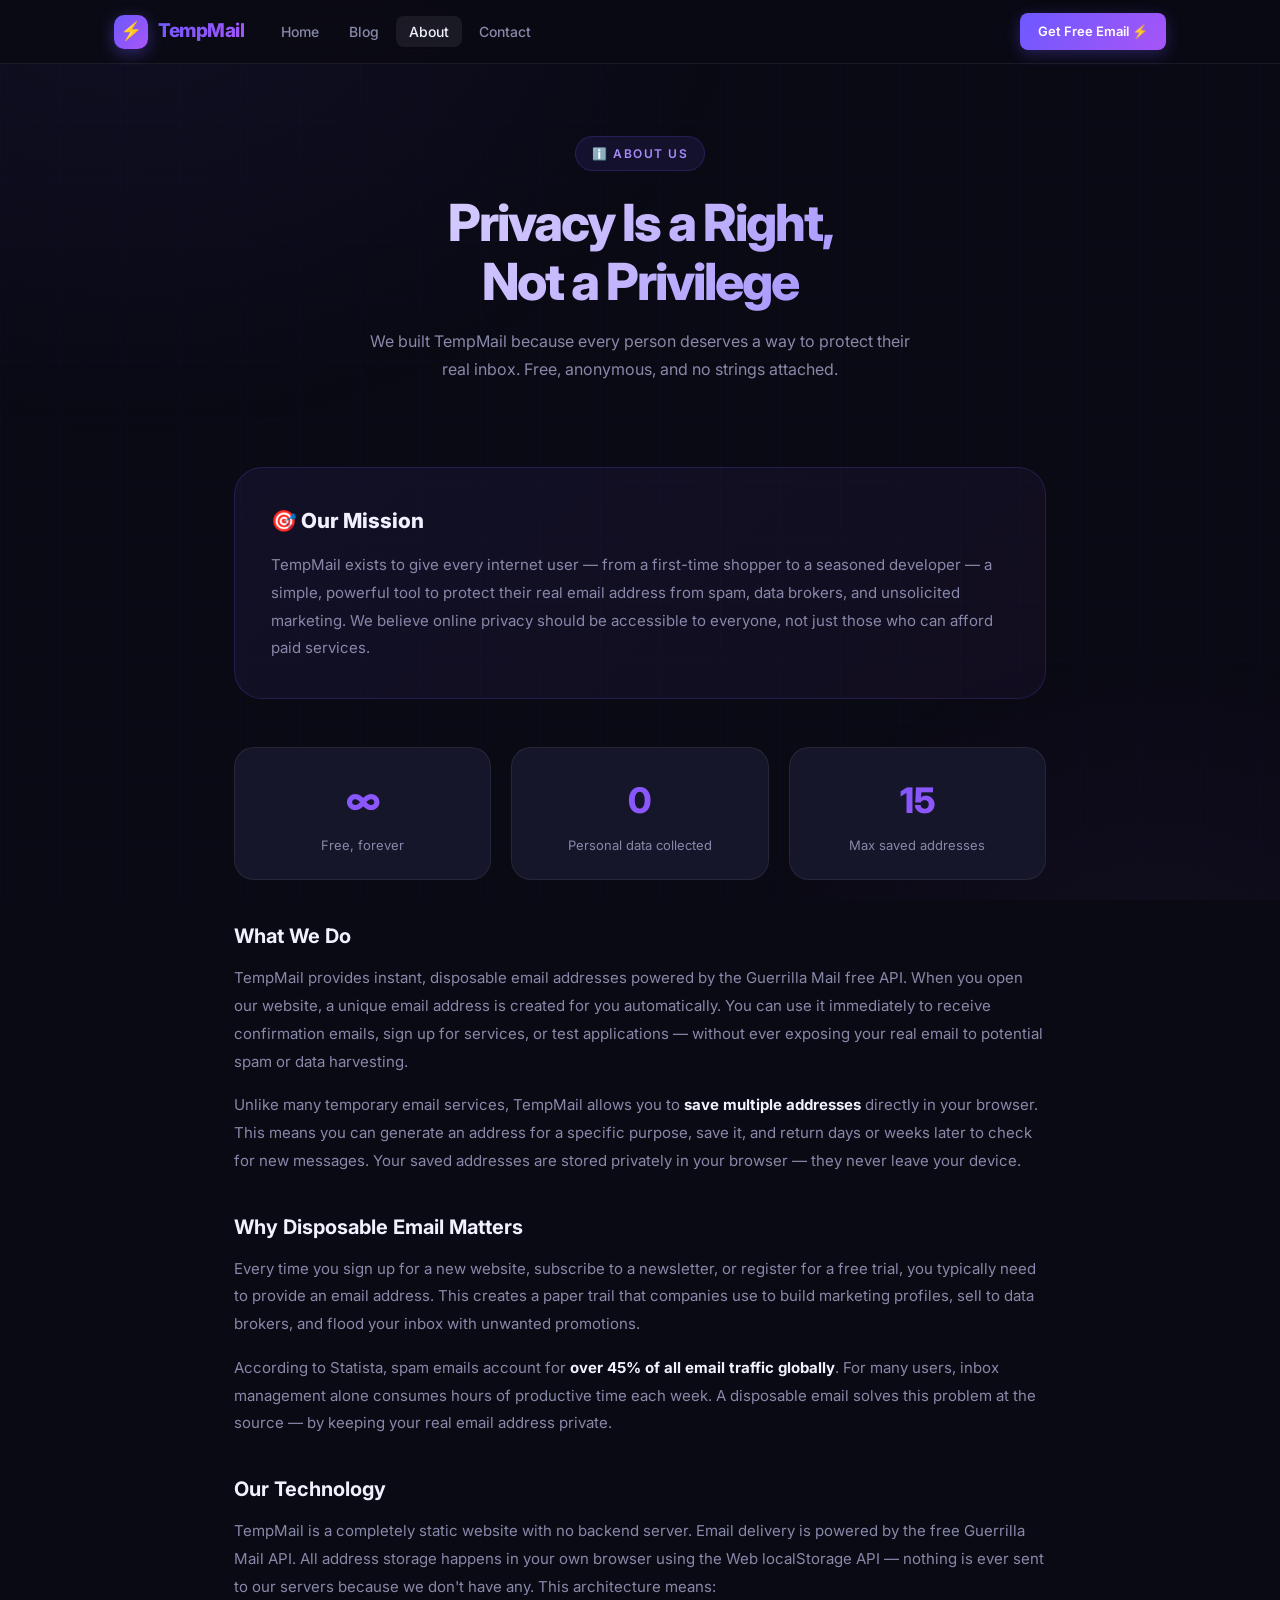
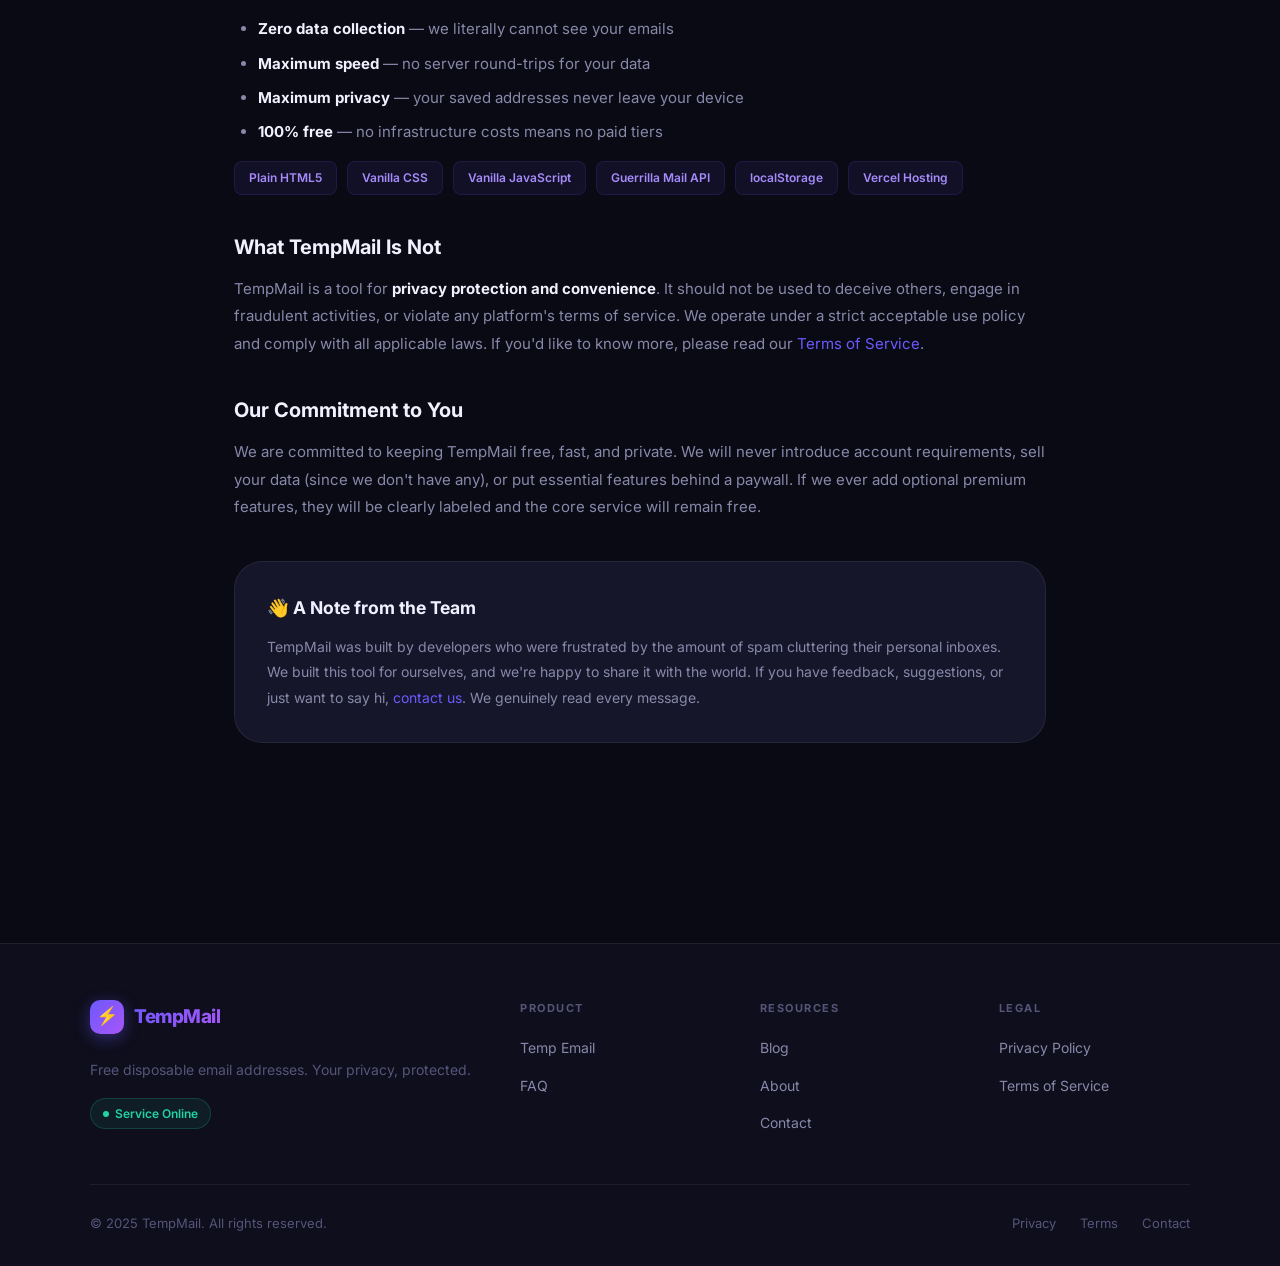
<file: about.html>
<!DOCTYPE html>
<html lang="en">
<head>
  <meta charset="UTF-8" />
  <meta name="viewport" content="width=device-width, initial-scale=1.0" />
  <title>About Us — TempMail | Free Disposable Email Service</title>
  <meta name="description" content="Learn about TempMail, our mission to protect email privacy for everyone, how our service works, and why we built it. Free, anonymous, no registration required." />
  <meta name="keywords" content="about tempmail, disposable email service, email privacy mission, anonymous email" />
  <link rel="canonical" href="https://yourdomain.vercel.app/about.html" />
  <link rel="preconnect" href="https://fonts.googleapis.com" />
  <link rel="preconnect" href="https://fonts.gstatic.com" crossorigin />
  <link href="https://fonts.googleapis.com/css2?family=Inter:wght@300;400;500;600;700;800&display=swap" rel="stylesheet" />
  <link rel="stylesheet" href="styles.css" />
  <style>
    .about-content { max-width: 860px; margin: 0 auto; padding: 0 24px 80px; position: relative; z-index: 1; }
    .mission-box {
      background: linear-gradient(135deg, rgba(108,89,255,0.08), rgba(168,85,247,0.05));
      border: 1px solid rgba(108,89,255,0.2); border-radius: var(--r-xl);
      padding: 36px; margin-bottom: 48px;
    }
    .mission-box h2 { font-size: 1.3rem; font-weight: 800; margin-bottom: 14px; }
    .mission-box p { font-size: 15px; color: var(--text-secondary); line-height: 1.85; }
    .stats-row { display: grid; grid-template-columns: repeat(3,1fr); gap: 20px; margin: 40px 0; }
    @media(max-width:600px){.stats-row{grid-template-columns:1fr}}
    .stat-card { background: var(--bg-card); border: 1px solid var(--border); border-radius: var(--r-lg); padding: 24px; text-align: center; }
    .stat-num { font-size: 2.2rem; font-weight: 800; background: var(--accent-grad); -webkit-background-clip: text; -webkit-text-fill-color: transparent; background-clip: text; margin-bottom: 6px; }
    .stat-label { font-size: 13px; color: var(--text-secondary); }
    .team-note { background: var(--bg-card); border: 1px solid var(--border); border-radius: var(--r-xl); padding: 32px; margin: 40px 0; }
    .team-note h2 { font-size: 1.1rem; font-weight: 700; margin-bottom: 12px; }
    .team-note p { font-size: 14px; color: var(--text-secondary); line-height: 1.8; }
    .tech-list { display: flex; flex-wrap: wrap; gap: 10px; margin-top: 16px; }
    .tech-chip { background: rgba(108,89,255,0.08); border: 1px solid rgba(108,89,255,0.15); border-radius: var(--r-sm); padding: 6px 14px; font-size: 12px; font-weight: 600; color: #a78bfa; }
  </style>
</head>
<body>
  <nav class="site-nav">
    <div class="nav-inner">
      <a href="/" class="nav-logo"><div class="nav-logo-icon">⚡</div><span class="nav-logo-text">TempMail</span></a>
      <ul class="nav-links">
        <li><a href="/">Home</a></li><li><a href="/blog.html">Blog</a></li>
        <li><a href="/about.html" class="active">About</a></li><li><a href="/contact.html">Contact</a></li>
      </ul>
      <div class="nav-right"><a href="/" class="nav-cta">Get Free Email ⚡</a></div>
      <button class="hamburger" id="hamburger" aria-label="Menu"><span></span><span></span><span></span></button>
    </div>
    <div class="mobile-nav" id="mobile-nav">
      <a href="/">⚡ Home</a><a href="/blog.html">📝 Blog</a><a href="/about.html">ℹ️ About</a>
      <a href="/contact.html">📫 Contact</a><a href="/privacy.html">🔒 Privacy</a><a href="/terms.html">📋 Terms</a>
    </div>
  </nav>

  <div class="page-hero">
    <div class="hero-badge">ℹ️ About Us</div>
    <h1 class="hero-title">Privacy Is a Right,<br/>Not a Privilege</h1>
    <p class="hero-subtitle">We built TempMail because every person deserves a way to protect their real inbox. Free, anonymous, and no strings attached.</p>
  </div>

  <div class="about-content">
    <div class="mission-box">
      <h2>🎯 Our Mission</h2>
      <p>TempMail exists to give every internet user — from a first-time shopper to a seasoned developer — a simple, powerful tool to protect their real email address from spam, data brokers, and unsolicited marketing. We believe online privacy should be accessible to everyone, not just those who can afford paid services.</p>
    </div>

    <div class="stats-row">
      <div class="stat-card"><div class="stat-num">∞</div><div class="stat-label">Free, forever</div></div>
      <div class="stat-card"><div class="stat-num">0</div><div class="stat-label">Personal data collected</div></div>
      <div class="stat-card"><div class="stat-num">15</div><div class="stat-label">Max saved addresses</div></div>
    </div>

    <div class="page-content" style="padding:0;max-width:100%">
      <h2>What We Do</h2>
      <p>TempMail provides instant, disposable email addresses powered by the Guerrilla Mail free API. When you open our website, a unique email address is created for you automatically. You can use it immediately to receive confirmation emails, sign up for services, or test applications — without ever exposing your real email to potential spam or data harvesting.</p>
      <p>Unlike many temporary email services, TempMail allows you to <strong>save multiple addresses</strong> directly in your browser. This means you can generate an address for a specific purpose, save it, and return days or weeks later to check for new messages. Your saved addresses are stored privately in your browser — they never leave your device.</p>

      <h2>Why Disposable Email Matters</h2>
      <p>Every time you sign up for a new website, subscribe to a newsletter, or register for a free trial, you typically need to provide an email address. This creates a paper trail that companies use to build marketing profiles, sell to data brokers, and flood your inbox with unwanted promotions.</p>
      <p>According to Statista, spam emails account for <strong>over 45% of all email traffic globally</strong>. For many users, inbox management alone consumes hours of productive time each week. A disposable email solves this problem at the source — by keeping your real email address private.</p>

      <h2>Our Technology</h2>
      <p>TempMail is a completely static website with no backend server. Email delivery is powered by the free Guerrilla Mail API. All address storage happens in your own browser using the Web localStorage API — nothing is ever sent to our servers because we don't have any. This architecture means:</p>
      <ul>
        <li><strong>Zero data collection</strong> — we literally cannot see your emails</li>
        <li><strong>Maximum speed</strong> — no server round-trips for your data</li>
        <li><strong>Maximum privacy</strong> — your saved addresses never leave your device</li>
        <li><strong>100% free</strong> — no infrastructure costs means no paid tiers</li>
      </ul>
      <div class="tech-list">
        <span class="tech-chip">Plain HTML5</span>
        <span class="tech-chip">Vanilla CSS</span>
        <span class="tech-chip">Vanilla JavaScript</span>
        <span class="tech-chip">Guerrilla Mail API</span>
        <span class="tech-chip">localStorage</span>
        <span class="tech-chip">Vercel Hosting</span>
      </div>

      <h2>What TempMail Is Not</h2>
      <p>TempMail is a tool for <strong>privacy protection and convenience</strong>. It should not be used to deceive others, engage in fraudulent activities, or violate any platform's terms of service. We operate under a strict acceptable use policy and comply with all applicable laws. If you'd like to know more, please read our <a href="/terms.html">Terms of Service</a>.</p>

      <h2>Our Commitment to You</h2>
      <p>We are committed to keeping TempMail free, fast, and private. We will never introduce account requirements, sell your data (since we don't have any), or put essential features behind a paywall. If we ever add optional premium features, they will be clearly labeled and the core service will remain free.</p>
    </div>

    <div class="team-note">
      <h2>👋 A Note from the Team</h2>
      <p>TempMail was built by developers who were frustrated by the amount of spam cluttering their personal inboxes. We built this tool for ourselves, and we're happy to share it with the world. If you have feedback, suggestions, or just want to say hi, <a href="/contact.html" style="color:var(--accent);text-decoration:none">contact us</a>. We genuinely read every message.</p>
    </div>
  </div>

  <footer class="site-footer">
    <div class="footer-inner">
      <div class="footer-grid">
        <div>
          <a href="/" class="nav-logo" style="margin-bottom:12px;display:inline-flex"><div class="nav-logo-icon">⚡</div><span class="nav-logo-text">TempMail</span></a>
          <p class="footer-brand-desc">Free disposable email addresses. Your privacy, protected.</p>
          <div class="footer-badge"><span class="dot"></span> Service Online</div>
        </div>
        <div><div class="footer-col-title">Product</div><ul class="footer-links"><li><a href="/">Temp Email</a></li><li><a href="/#faq">FAQ</a></li></ul></div>
        <div><div class="footer-col-title">Resources</div><ul class="footer-links"><li><a href="/blog.html">Blog</a></li><li><a href="/about.html">About</a></li><li><a href="/contact.html">Contact</a></li></ul></div>
        <div><div class="footer-col-title">Legal</div><ul class="footer-links"><li><a href="/privacy.html">Privacy Policy</a></li><li><a href="/terms.html">Terms of Service</a></li></ul></div>
      </div>
      <div class="footer-bottom">
        <p class="footer-copy">© 2025 TempMail. All rights reserved.</p>
        <div class="footer-legal"><a href="/privacy.html">Privacy</a><a href="/terms.html">Terms</a><a href="/contact.html">Contact</a></div>
      </div>
    </div>
  </footer>
  <script>document.getElementById('hamburger').addEventListener('click',()=>document.getElementById('mobile-nav').classList.toggle('open'));</script>
</body>
</html>
</file>
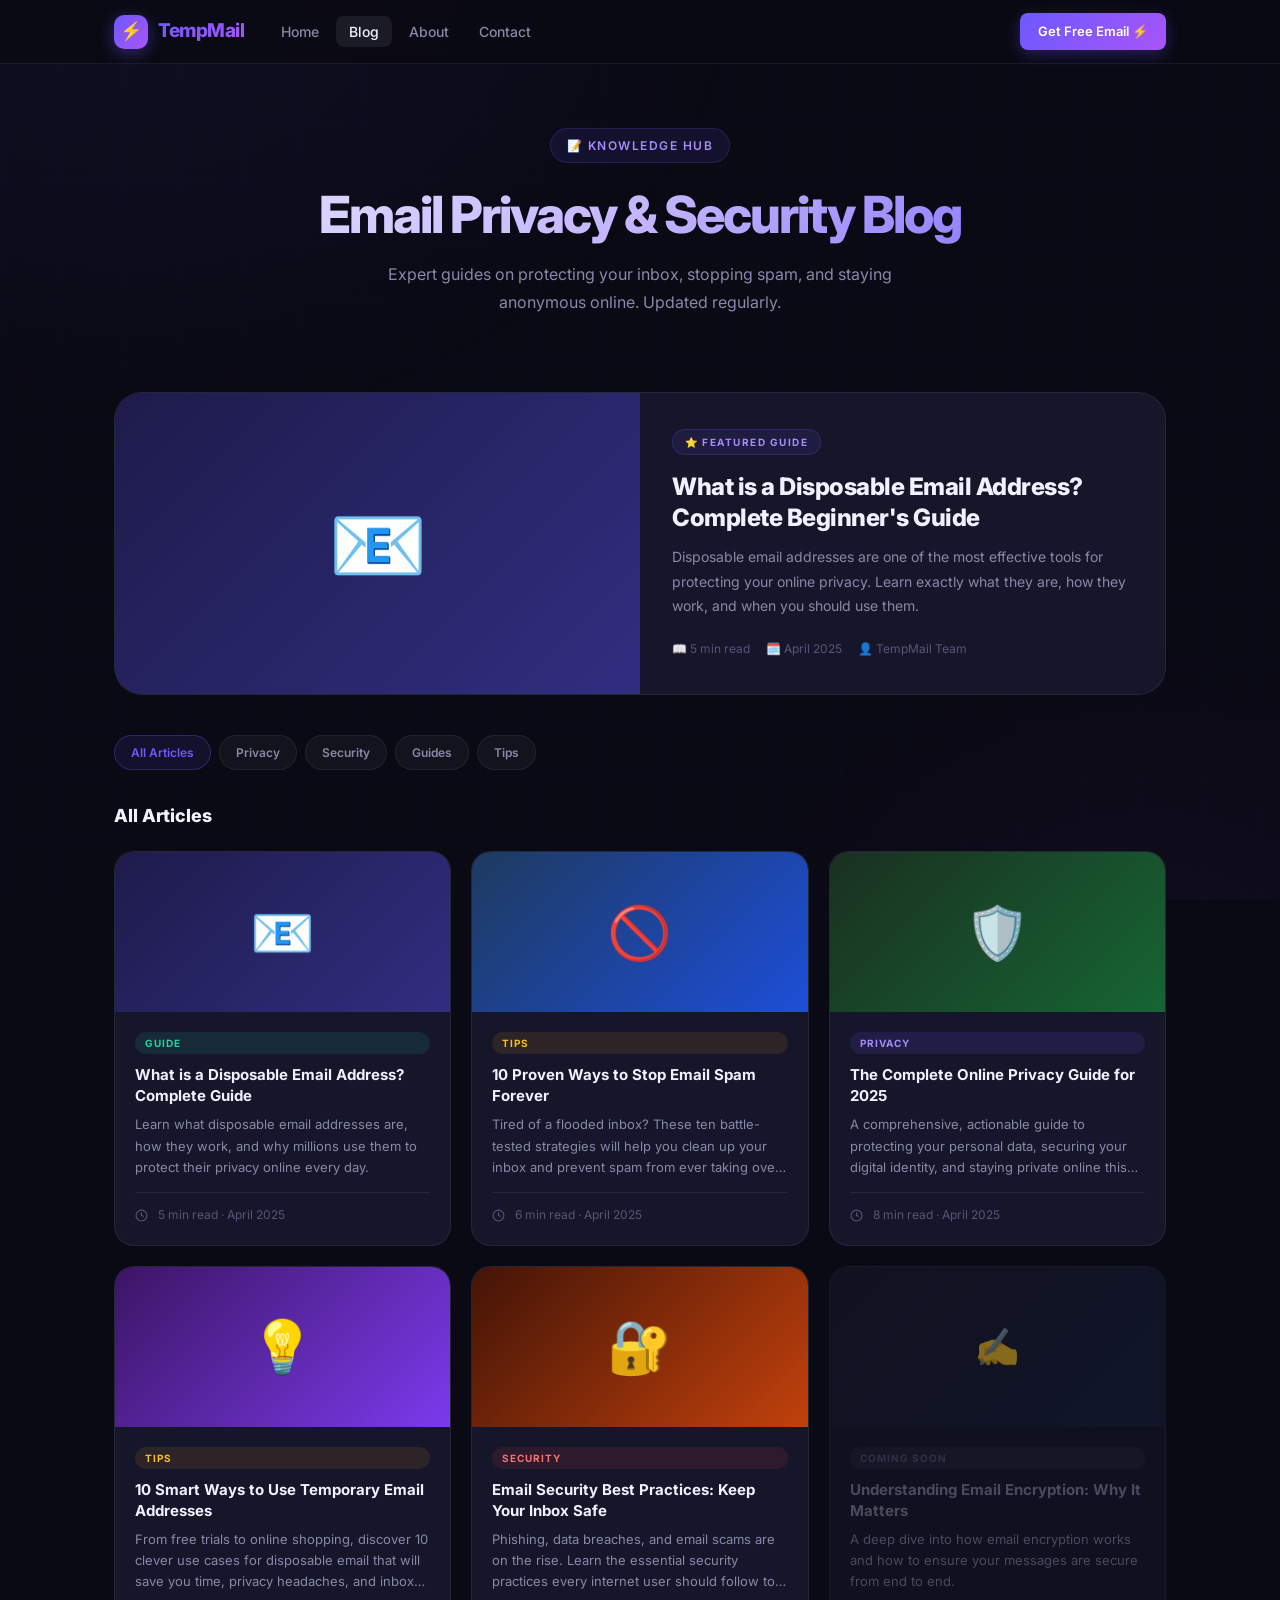
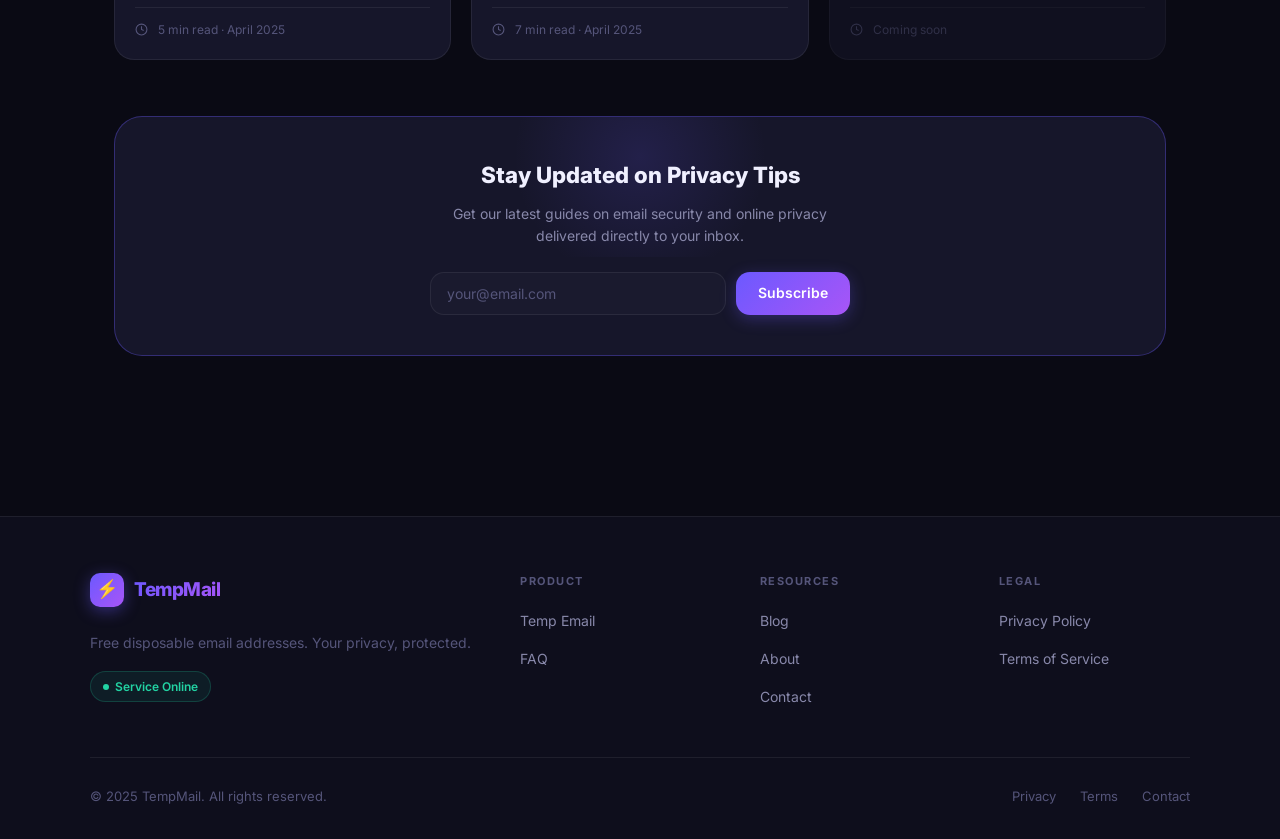
<file: blog.html>
<!DOCTYPE html>
<html lang="en">
<head>
  <meta charset="UTF-8" />
  <meta name="viewport" content="width=device-width, initial-scale=1.0" />
  <title>Blog — Email Privacy, Security & Temp Mail Tips | TempMail</title>
  <meta name="description" content="Expert articles on email privacy, spam prevention, online security, and how to use temporary email addresses effectively. Free guides for everyone." />
  <meta name="keywords" content="email privacy, spam prevention, online security, disposable email guide, privacy tips" />
  <meta property="og:title" content="TempMail Blog — Email Privacy & Security" />
  <meta property="og:description" content="Expert guides on email privacy, spam prevention, and online security." />
  <link rel="canonical" href="https://yourdomain.vercel.app/blog.html" />
  <link rel="preconnect" href="https://fonts.googleapis.com" />
  <link rel="preconnect" href="https://fonts.gstatic.com" crossorigin />
  <link href="https://fonts.googleapis.com/css2?family=Inter:wght@300;400;500;600;700;800&display=swap" rel="stylesheet" />
  <link rel="stylesheet" href="styles.css" />
  <style>
    .blog-hero { text-align:center; padding:64px 24px 48px; position:relative; z-index:1; }
    .blog-section { position:relative; z-index:1; padding:0 24px 80px; max-width:1100px; margin:0 auto; }
    .featured-card {
      background: var(--bg-card); border: 1px solid var(--border);
      border-radius: var(--r-xl); overflow: hidden;
      display: grid; grid-template-columns: 1fr 1fr;
      text-decoration: none; transition: var(--ease); margin-bottom: 40px;
    }
    .featured-card:hover { border-color: var(--border-accent); box-shadow: var(--glow); transform: translateY(-3px); }
    .featured-thumb {
      min-height: 280px; display: flex; align-items: center;
      justify-content: center; font-size: 80px;
      background: linear-gradient(135deg, #1e1b4b, #312e81);
    }
    .featured-body { padding: 36px 32px; display: flex; flex-direction: column; justify-content: center; }
    .featured-badge {
      display: inline-flex; align-items: center; gap: 6px;
      font-size: 10px; font-weight: 700; text-transform: uppercase; letter-spacing: 1.5px;
      color: #a78bfa; background: rgba(108,89,255,0.1); border: 1px solid rgba(108,89,255,0.2);
      border-radius: 100px; padding: 4px 12px; margin-bottom: 16px; width: fit-content;
    }
    .featured-title { font-size: 1.5rem; font-weight: 800; color: var(--text-primary); line-height: 1.3; margin-bottom: 12px; letter-spacing: -0.5px; }
    .featured-desc { font-size: 14px; color: var(--text-secondary); line-height: 1.75; margin-bottom: 20px; }
    .featured-meta { font-size: 12px; color: var(--text-muted); display: flex; gap: 16px; }
    @media (max-width: 680px) {
      .featured-card { grid-template-columns: 1fr; }
      .featured-thumb { min-height: 180px; }
      .featured-body { padding: 22px; }
      .featured-title { font-size: 1.2rem; }
    }
    .categories { display: flex; gap: 8px; flex-wrap: wrap; margin-bottom: 32px; }
    .cat-btn {
      font-size: 12px; font-weight: 600; padding: 7px 16px;
      border-radius: 100px; border: 1px solid var(--border);
      background: rgba(255,255,255,0.04); color: var(--text-secondary);
      cursor: pointer; transition: var(--ease); text-decoration: none;
    }
    .cat-btn:hover, .cat-btn.active {
      background: rgba(108,89,255,0.1); border-color: rgba(108,89,255,0.3); color: var(--accent);
    }
    .all-articles-title { font-size: 18px; font-weight: 800; color: var(--text-primary); margin-bottom: 20px; }
    .newsletter-box {
      background: var(--bg-card); border: 1px solid var(--border-accent);
      border-radius: var(--r-xl); padding: 40px; text-align: center;
      margin-top: 56px; position: relative; overflow: hidden;
    }
    .newsletter-box::before { content: ''; position: absolute; top: -60px; left: 50%; transform: translateX(-50%); width: 300px; height: 200px; background: radial-gradient(circle, rgba(108,89,255,0.15), transparent 70%); }
    .newsletter-box h2 { font-size: 1.4rem; font-weight: 800; margin-bottom: 10px; position: relative; }
    .newsletter-box p { font-size: 14px; color: var(--text-secondary); max-width: 380px; margin: 0 auto 24px; position: relative; }
    .newsletter-form { display: flex; gap: 10px; max-width: 420px; margin: 0 auto; position: relative; }
    .nl-input {
      flex: 1; background: var(--bg-input); border: 1px solid var(--border);
      border-radius: var(--r-md); color: var(--text-primary); font-family: inherit;
      font-size: 14px; padding: 12px 16px; outline: none; transition: var(--ease);
    }
    .nl-input:focus { border-color: var(--accent); }
    .nl-input::placeholder { color: var(--text-muted); }
    @media (max-width: 480px) { .newsletter-form { flex-direction: column; } }
  </style>
</head>
<body>
  <nav class="site-nav">
    <div class="nav-inner">
      <a href="/" class="nav-logo"><div class="nav-logo-icon">⚡</div><span class="nav-logo-text">TempMail</span></a>
      <ul class="nav-links">
        <li><a href="/">Home</a></li>
        <li><a href="/blog.html" class="active">Blog</a></li>
        <li><a href="/about.html">About</a></li>
        <li><a href="/contact.html">Contact</a></li>
      </ul>
      <div class="nav-right"><a href="/" class="nav-cta">Get Free Email ⚡</a></div>
      <button class="hamburger" id="hamburger" aria-label="Menu"><span></span><span></span><span></span></button>
    </div>
    <div class="mobile-nav" id="mobile-nav">
      <a href="/">⚡ Home</a><a href="/blog.html">📝 Blog</a><a href="/about.html">ℹ️ About</a>
      <a href="/contact.html">📫 Contact</a><a href="/privacy.html">🔒 Privacy</a><a href="/terms.html">📋 Terms</a>
    </div>
  </nav>

  <div class="blog-hero">
    <div class="hero-badge">📝 Knowledge Hub</div>
    <h1 class="hero-title">Email Privacy & Security Blog</h1>
    <p class="hero-subtitle">Expert guides on protecting your inbox, stopping spam, and staying anonymous online. Updated regularly.</p>
  </div>

  <div class="blog-section">
    <!-- FEATURED -->
    <a href="/blog/what-is-disposable-email.html" class="featured-card">
      <div class="featured-thumb">📧</div>
      <div class="featured-body">
        <div class="featured-badge">⭐ Featured Guide</div>
        <div class="featured-title">What is a Disposable Email Address? Complete Beginner's Guide</div>
        <div class="featured-desc">Disposable email addresses are one of the most effective tools for protecting your online privacy. Learn exactly what they are, how they work, and when you should use them.</div>
        <div class="featured-meta">
          <span>📖 5 min read</span>
          <span>🗓️ April 2025</span>
          <span>👤 TempMail Team</span>
        </div>
      </div>
    </a>

    <!-- CATEGORIES -->
    <div class="categories">
      <a href="#" class="cat-btn active">All Articles</a>
      <a href="#" class="cat-btn">Privacy</a>
      <a href="#" class="cat-btn">Security</a>
      <a href="#" class="cat-btn">Guides</a>
      <a href="#" class="cat-btn">Tips</a>
    </div>

    <!-- ARTICLE GRID -->
    <div class="all-articles-title">All Articles</div>
    <div class="blog-grid">
      <a href="/blog/what-is-disposable-email.html" class="blog-card">
        <div class="blog-thumb blog-thumb-1">📧</div>
        <div class="blog-body">
          <span class="blog-tag t-guide">Guide</span>
          <div class="blog-card-title">What is a Disposable Email Address? Complete Guide</div>
          <div class="blog-card-excerpt">Learn what disposable email addresses are, how they work, and why millions use them to protect their privacy online every day.</div>
          <div class="blog-card-foot">
            <svg viewBox="0 0 24 24" fill="none" stroke="currentColor" stroke-width="2"><circle cx="12" cy="12" r="10"/><polyline points="12 6 12 12 16 14"/></svg>
            5 min read · April 2025
          </div>
        </div>
      </a>

      <a href="/blog/how-to-stop-email-spam.html" class="blog-card">
        <div class="blog-thumb blog-thumb-2">🚫</div>
        <div class="blog-body">
          <span class="blog-tag t-tips">Tips</span>
          <div class="blog-card-title">10 Proven Ways to Stop Email Spam Forever</div>
          <div class="blog-card-excerpt">Tired of a flooded inbox? These ten battle-tested strategies will help you clean up your inbox and prevent spam from ever taking over again.</div>
          <div class="blog-card-foot">
            <svg viewBox="0 0 24 24" fill="none" stroke="currentColor" stroke-width="2"><circle cx="12" cy="12" r="10"/><polyline points="12 6 12 12 16 14"/></svg>
            6 min read · April 2025
          </div>
        </div>
      </a>

      <a href="/blog/online-privacy-guide-2025.html" class="blog-card">
        <div class="blog-thumb blog-thumb-3">🛡️</div>
        <div class="blog-body">
          <span class="blog-tag t-privacy">Privacy</span>
          <div class="blog-card-title">The Complete Online Privacy Guide for 2025</div>
          <div class="blog-card-excerpt">A comprehensive, actionable guide to protecting your personal data, securing your digital identity, and staying private online this year.</div>
          <div class="blog-card-foot">
            <svg viewBox="0 0 24 24" fill="none" stroke="currentColor" stroke-width="2"><circle cx="12" cy="12" r="10"/><polyline points="12 6 12 12 16 14"/></svg>
            8 min read · April 2025
          </div>
        </div>
      </a>

      <a href="/blog/best-uses-temp-email.html" class="blog-card">
        <div class="blog-thumb blog-thumb-4">💡</div>
        <div class="blog-body">
          <span class="blog-tag t-tips">Tips</span>
          <div class="blog-card-title">10 Smart Ways to Use Temporary Email Addresses</div>
          <div class="blog-card-excerpt">From free trials to online shopping, discover 10 clever use cases for disposable email that will save you time, privacy headaches, and inbox clutter.</div>
          <div class="blog-card-foot">
            <svg viewBox="0 0 24 24" fill="none" stroke="currentColor" stroke-width="2"><circle cx="12" cy="12" r="10"/><polyline points="12 6 12 12 16 14"/></svg>
            5 min read · April 2025
          </div>
        </div>
      </a>

      <a href="/blog/email-security-best-practices.html" class="blog-card">
        <div class="blog-thumb blog-thumb-5">🔐</div>
        <div class="blog-body">
          <span class="blog-tag t-security">Security</span>
          <div class="blog-card-title">Email Security Best Practices: Keep Your Inbox Safe</div>
          <div class="blog-card-excerpt">Phishing, data breaches, and email scams are on the rise. Learn the essential security practices every internet user should follow to stay protected.</div>
          <div class="blog-card-foot">
            <svg viewBox="0 0 24 24" fill="none" stroke="currentColor" stroke-width="2"><circle cx="12" cy="12" r="10"/><polyline points="12 6 12 12 16 14"/></svg>
            7 min read · April 2025
          </div>
        </div>
      </a>

      <a href="/blog/what-is-disposable-email.html" class="blog-card" style="opacity:0.5;pointer-events:none">
        <div class="blog-thumb" style="background:linear-gradient(135deg,#1a1a2e,#16213e);color:var(--text-muted);font-size:36px;">✍️</div>
        <div class="blog-body">
          <span class="blog-tag" style="background:rgba(255,255,255,0.05);color:var(--text-muted)">Coming Soon</span>
          <div class="blog-card-title" style="color:var(--text-secondary)">Understanding Email Encryption: Why It Matters</div>
          <div class="blog-card-excerpt">A deep dive into how email encryption works and how to ensure your messages are secure from end to end.</div>
          <div class="blog-card-foot">
            <svg viewBox="0 0 24 24" fill="none" stroke="currentColor" stroke-width="2"><circle cx="12" cy="12" r="10"/><polyline points="12 6 12 12 16 14"/></svg>
            Coming soon
          </div>
        </div>
      </a>
    </div>

    <!-- NEWSLETTER -->
    <div class="newsletter-box">
      <h2>Stay Updated on Privacy Tips</h2>
      <p>Get our latest guides on email security and online privacy delivered directly to your inbox.</p>
      <form class="newsletter-form" onsubmit="handleNl(event)">
        <input type="email" class="nl-input" placeholder="your@email.com" required />
        <button type="submit" class="s-btn s-btn-primary" style="flex-shrink:0">Subscribe</button>
      </form>
    </div>
  </div>

  <footer class="site-footer">
    <div class="footer-inner">
      <div class="footer-grid">
        <div>
          <a href="/" class="nav-logo" style="margin-bottom:12px;display:inline-flex"><div class="nav-logo-icon">⚡</div><span class="nav-logo-text">TempMail</span></a>
          <p class="footer-brand-desc">Free disposable email addresses. Your privacy, protected.</p>
          <div class="footer-badge"><span class="dot"></span> Service Online</div>
        </div>
        <div><div class="footer-col-title">Product</div><ul class="footer-links"><li><a href="/">Temp Email</a></li><li><a href="/#faq">FAQ</a></li></ul></div>
        <div><div class="footer-col-title">Resources</div><ul class="footer-links"><li><a href="/blog.html">Blog</a></li><li><a href="/about.html">About</a></li><li><a href="/contact.html">Contact</a></li></ul></div>
        <div><div class="footer-col-title">Legal</div><ul class="footer-links"><li><a href="/privacy.html">Privacy Policy</a></li><li><a href="/terms.html">Terms of Service</a></li></ul></div>
      </div>
      <div class="footer-bottom">
        <p class="footer-copy">© 2025 TempMail. All rights reserved.</p>
        <div class="footer-legal"><a href="/privacy.html">Privacy</a><a href="/terms.html">Terms</a><a href="/contact.html">Contact</a></div>
      </div>
    </div>
  </footer>

  <script>
    document.getElementById('hamburger').addEventListener('click',()=>document.getElementById('mobile-nav').classList.toggle('open'));
    function handleNl(e){e.preventDefault();e.target.innerHTML='<p style="color:var(--success);font-weight:600;">✅ Thank you! You\'ll hear from us soon.</p>';}
    document.querySelectorAll('.cat-btn').forEach(b=>b.addEventListener('click',function(e){e.preventDefault();document.querySelectorAll('.cat-btn').forEach(x=>x.classList.remove('active'));this.classList.add('active');}));
  </script>
</body>
</html>
</file>
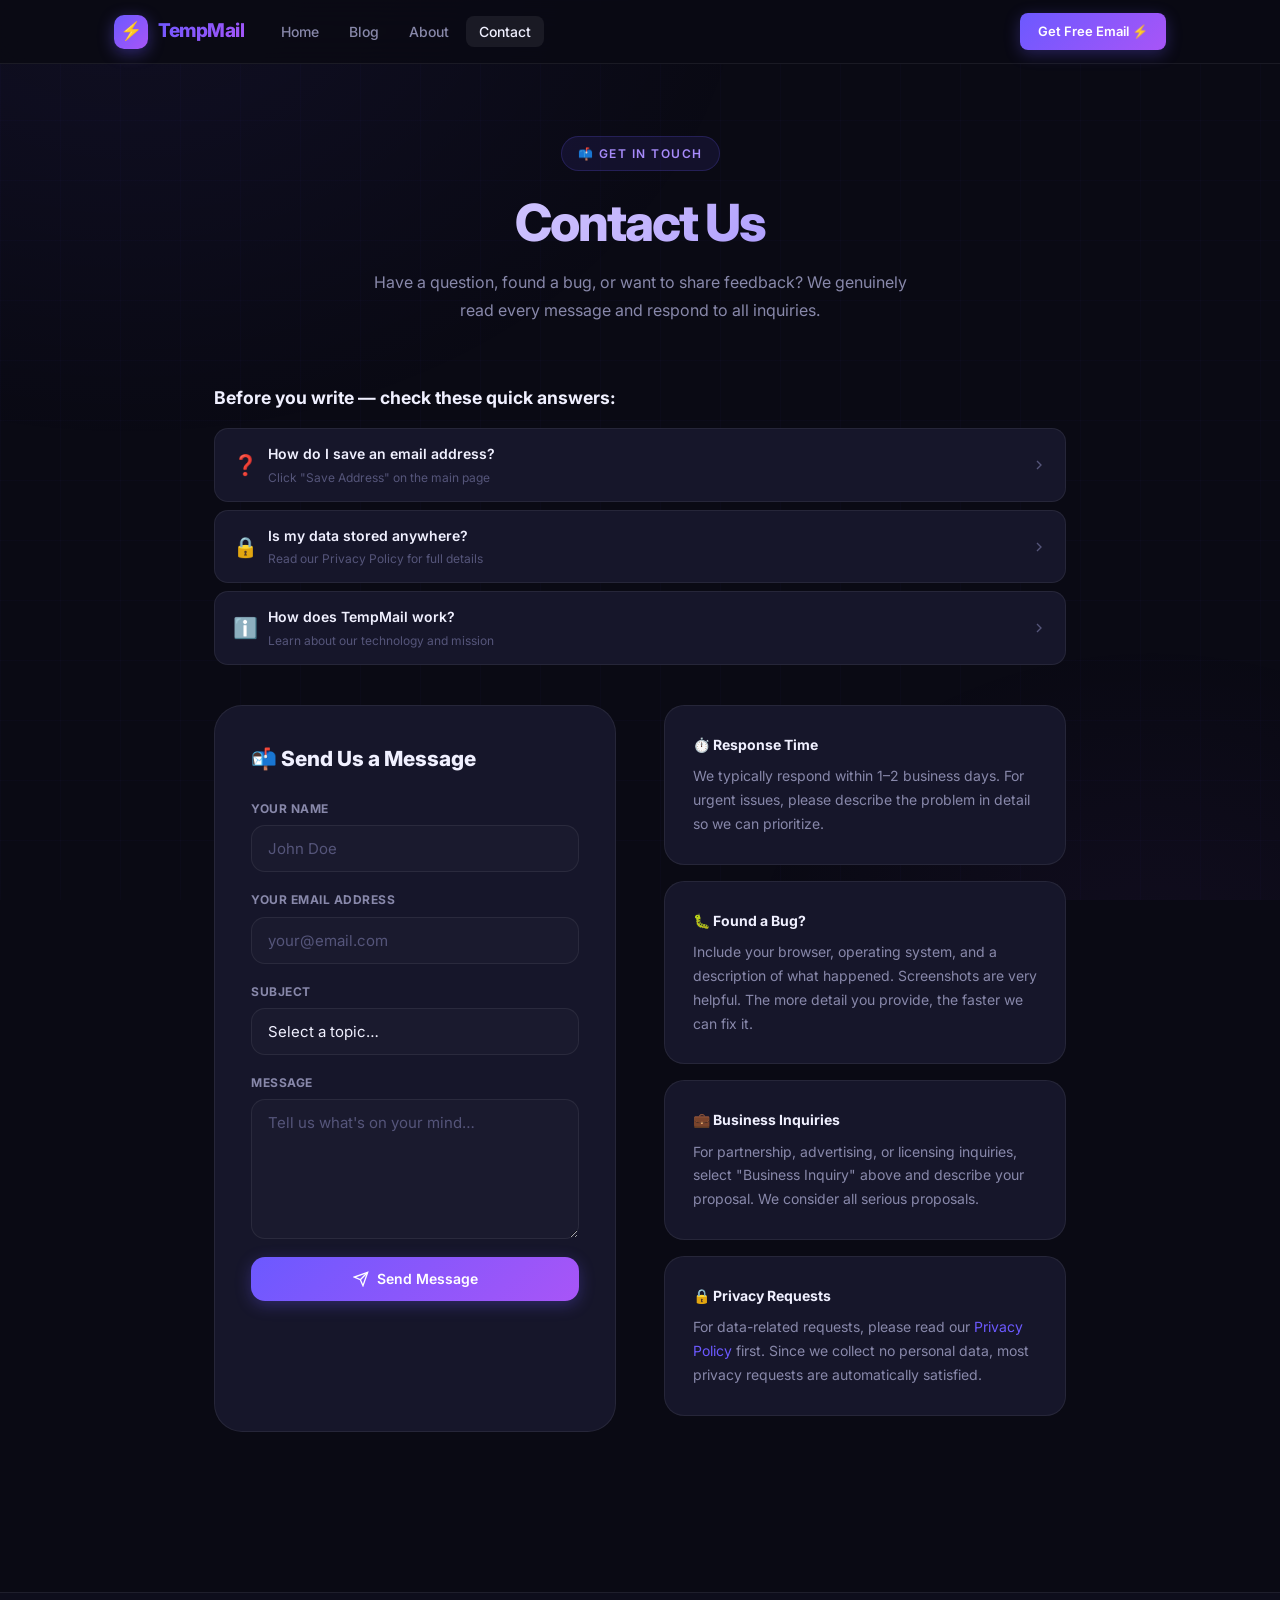
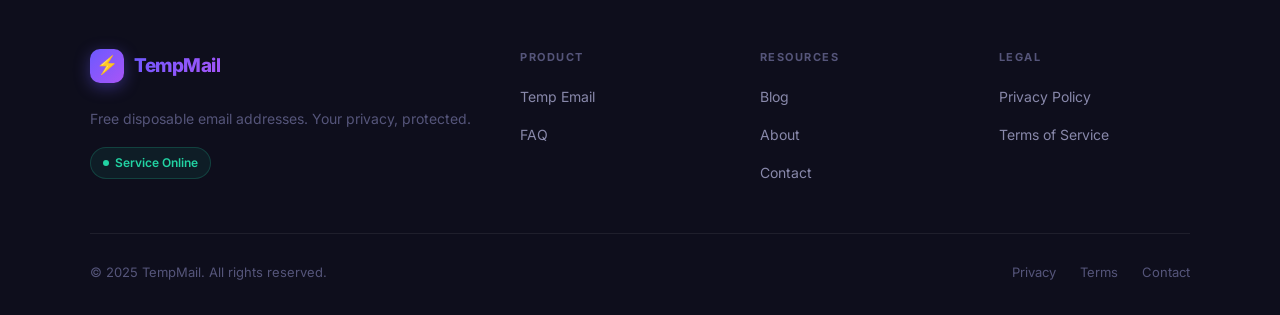
<file: contact.html>
<!DOCTYPE html>
<html lang="en">
<head>
  <meta charset="UTF-8" />
  <meta name="viewport" content="width=device-width, initial-scale=1.0" />
  <title>Contact Us — TempMail | Get in Touch</title>
  <meta name="description" content="Contact the TempMail team. Have a question, feedback, or want to report an issue? We'd love to hear from you. We respond to all messages." />
  <link rel="canonical" href="https://yourdomain.vercel.app/contact.html" />
  <link rel="preconnect" href="https://fonts.googleapis.com" />
  <link rel="preconnect" href="https://fonts.gstatic.com" crossorigin />
  <link href="https://fonts.googleapis.com/css2?family=Inter:wght@400;500;600;700;800&display=swap" rel="stylesheet" />
  <link rel="stylesheet" href="styles.css" />
  <style>
    .contact-wrap { max-width: 900px; margin: 0 auto; padding: 0 24px 80px; position: relative; z-index: 1; }
    .contact-form-card { background: var(--bg-card); border: 1px solid var(--border); border-radius: var(--r-xl); padding: 36px; }
    .contact-form-card h2 { font-size: 1.3rem; font-weight: 800; margin-bottom: 24px; }
    .faq-before { margin-bottom: 40px; }
    .faq-before h2 { font-size: 1.1rem; font-weight: 700; color: var(--text-primary); margin-bottom: 16px; }
    .faq-link { display: flex; align-items: center; gap: 10px; padding: 14px 18px; background: var(--bg-card); border: 1px solid var(--border); border-radius: var(--r-md); text-decoration: none; transition: var(--ease); margin-bottom: 8px; }
    .faq-link:hover { border-color: var(--border-accent); background: var(--bg-card-hover); transform: translateX(4px); }
    .faq-link-icon { font-size: 20px; flex-shrink: 0; }
    .faq-link-text { font-size: 14px; font-weight: 600; color: var(--text-primary); }
    .faq-link-sub { font-size: 12px; color: var(--text-muted); margin-top: 2px; }
    .faq-link svg { width: 16px; height: 16px; color: var(--text-muted); margin-left: auto; }
    .success-msg { display: none; background: rgba(34,211,163,0.08); border: 1px solid rgba(34,211,163,0.25); border-radius: var(--r-lg); padding: 28px; text-align: center; }
    .success-msg.show { display: block; }
    .success-msg h3 { font-size: 1.2rem; font-weight: 700; color: var(--success); margin-bottom: 8px; }
    .success-msg p { font-size: 14px; color: var(--text-secondary); }
  </style>
</head>
<body>
  <nav class="site-nav">
    <div class="nav-inner">
      <a href="/" class="nav-logo"><div class="nav-logo-icon">⚡</div><span class="nav-logo-text">TempMail</span></a>
      <ul class="nav-links">
        <li><a href="/">Home</a></li><li><a href="/blog.html">Blog</a></li>
        <li><a href="/about.html">About</a></li><li><a href="/contact.html" class="active">Contact</a></li>
      </ul>
      <div class="nav-right"><a href="/" class="nav-cta">Get Free Email ⚡</a></div>
      <button class="hamburger" id="hamburger" aria-label="Menu"><span></span><span></span><span></span></button>
    </div>
    <div class="mobile-nav" id="mobile-nav">
      <a href="/">⚡ Home</a><a href="/blog.html">📝 Blog</a><a href="/about.html">ℹ️ About</a>
      <a href="/contact.html">📫 Contact</a><a href="/privacy.html">🔒 Privacy</a><a href="/terms.html">📋 Terms</a>
    </div>
  </nav>

  <div class="page-hero" style="padding-bottom:32px">
    <div class="hero-badge">📫 Get in Touch</div>
    <h1 class="hero-title">Contact Us</h1>
    <p class="hero-subtitle">Have a question, found a bug, or want to share feedback? We genuinely read every message and respond to all inquiries.</p>
  </div>

  <div class="contact-wrap">
    <!-- Before You Contact -->
    <div class="faq-before">
      <h2>Before you write — check these quick answers:</h2>
      <a class="faq-link" href="/#faq">
        <span class="faq-link-icon">❓</span>
        <div><div class="faq-link-text">How do I save an email address?</div><div class="faq-link-sub">Click "Save Address" on the main page</div></div>
        <svg viewBox="0 0 24 24" fill="none" stroke="currentColor" stroke-width="2"><polyline points="9 18 15 12 9 6"/></svg>
      </a>
      <a class="faq-link" href="/privacy.html">
        <span class="faq-link-icon">🔒</span>
        <div><div class="faq-link-text">Is my data stored anywhere?</div><div class="faq-link-sub">Read our Privacy Policy for full details</div></div>
        <svg viewBox="0 0 24 24" fill="none" stroke="currentColor" stroke-width="2"><polyline points="9 18 15 12 9 6"/></svg>
      </a>
      <a class="faq-link" href="/about.html">
        <span class="faq-link-icon">ℹ️</span>
        <div><div class="faq-link-text">How does TempMail work?</div><div class="faq-link-sub">Learn about our technology and mission</div></div>
        <svg viewBox="0 0 24 24" fill="none" stroke="currentColor" stroke-width="2"><polyline points="9 18 15 12 9 6"/></svg>
      </a>
    </div>

    <div class="contact-grid">
      <!-- CONTACT FORM -->
      <div class="contact-form-card">
        <h2>📬 Send Us a Message</h2>
        <div id="success-msg" class="success-msg">
          <h3>✅ Message Sent!</h3>
          <p>Thank you for reaching out. We'll get back to you within 1–2 business days.</p>
        </div>
        <form id="contact-form" action="https://formspree.io/f/your-form-id" method="POST" novalidate>
          <div class="form-group">
            <label class="form-label" for="contact-name">Your Name</label>
            <input type="text" id="contact-name" name="name" class="form-input" placeholder="John Doe" required />
          </div>
          <div class="form-group">
            <label class="form-label" for="contact-email">Your Email Address</label>
            <input type="email" id="contact-email" name="email" class="form-input" placeholder="your@email.com" required />
          </div>
          <div class="form-group">
            <label class="form-label" for="contact-subject">Subject</label>
            <select id="contact-subject" name="subject" class="form-select">
              <option value="">Select a topic…</option>
              <option value="bug">🐛 Bug Report</option>
              <option value="feature">💡 Feature Request</option>
              <option value="feedback">👍 General Feedback</option>
              <option value="privacy">🔒 Privacy Question</option>
              <option value="business">💼 Business Inquiry</option>
              <option value="other">❓ Other</option>
            </select>
          </div>
          <div class="form-group">
            <label class="form-label" for="contact-message">Message</label>
            <textarea id="contact-message" name="message" class="form-textarea" placeholder="Tell us what's on your mind…" required></textarea>
          </div>
          <button type="submit" class="s-btn s-btn-primary" style="width:100%;justify-content:center;padding:14px" id="submit-btn">
            <svg viewBox="0 0 24 24" fill="none" stroke="currentColor" stroke-width="2" width="17" height="17"><line x1="22" y1="2" x2="11" y2="13"/><polygon points="22 2 15 22 11 13 2 9 22 2"/></svg>
            Send Message
          </button>
        </form>
      </div>

      <!-- CONTACT INFO -->
      <div>
        <div class="contact-info-card" style="margin-bottom:16px">
          <div class="contact-info-title">⏱️ Response Time</div>
          <div class="contact-info-text">We typically respond within 1–2 business days. For urgent issues, please describe the problem in detail so we can prioritize.</div>
        </div>
        <div class="contact-info-card" style="margin-bottom:16px">
          <div class="contact-info-title">🐛 Found a Bug?</div>
          <div class="contact-info-text">Include your browser, operating system, and a description of what happened. Screenshots are very helpful. The more detail you provide, the faster we can fix it.</div>
        </div>
        <div class="contact-info-card" style="margin-bottom:16px">
          <div class="contact-info-title">💼 Business Inquiries</div>
          <div class="contact-info-text">For partnership, advertising, or licensing inquiries, select "Business Inquiry" above and describe your proposal. We consider all serious proposals.</div>
        </div>
        <div class="contact-info-card">
          <div class="contact-info-title">🔒 Privacy Requests</div>
          <div class="contact-info-text">For data-related requests, please read our <a href="/privacy.html" style="color:var(--accent);text-decoration:none">Privacy Policy</a> first. Since we collect no personal data, most privacy requests are automatically satisfied.</div>
        </div>
      </div>
    </div>
  </div>

  <footer class="site-footer">
    <div class="footer-inner">
      <div class="footer-grid">
        <div>
          <a href="/" class="nav-logo" style="margin-bottom:12px;display:inline-flex"><div class="nav-logo-icon">⚡</div><span class="nav-logo-text">TempMail</span></a>
          <p class="footer-brand-desc">Free disposable email addresses. Your privacy, protected.</p>
          <div class="footer-badge"><span class="dot"></span> Service Online</div>
        </div>
        <div><div class="footer-col-title">Product</div><ul class="footer-links"><li><a href="/">Temp Email</a></li><li><a href="/#faq">FAQ</a></li></ul></div>
        <div><div class="footer-col-title">Resources</div><ul class="footer-links"><li><a href="/blog.html">Blog</a></li><li><a href="/about.html">About</a></li><li><a href="/contact.html">Contact</a></li></ul></div>
        <div><div class="footer-col-title">Legal</div><ul class="footer-links"><li><a href="/privacy.html">Privacy Policy</a></li><li><a href="/terms.html">Terms of Service</a></li></ul></div>
      </div>
      <div class="footer-bottom">
        <p class="footer-copy">© 2025 TempMail. All rights reserved.</p>
        <div class="footer-legal"><a href="/privacy.html">Privacy</a><a href="/terms.html">Terms</a><a href="/contact.html">Contact</a></div>
      </div>
    </div>
  </footer>

  <script>
    document.getElementById('hamburger').addEventListener('click',()=>document.getElementById('mobile-nav').classList.toggle('open'));
    document.getElementById('contact-form').addEventListener('submit', async function(e){
      e.preventDefault();
      const btn = document.getElementById('submit-btn');
      btn.textContent = 'Sending…'; btn.disabled = true;
      try {
        const res = await fetch(this.action, { method:'POST', body: new FormData(this), headers:{Accept:'application/json'} });
        if (res.ok) {
          this.style.display = 'none';
          document.getElementById('success-msg').classList.add('show');
        } else { throw new Error(); }
      } catch {
        btn.innerHTML = '⚠️ Failed — try again';
        btn.disabled = false;
        setTimeout(()=>{ btn.innerHTML = '<svg viewBox="0 0 24 24" fill="none" stroke="currentColor" stroke-width="2" width="17" height="17"><line x1="22" y1="2" x2="11" y2="13"/><polygon points="22 2 15 22 11 13 2 9 22 2"/></svg> Send Message'; }, 2500);
      }
    });
  </script>
</body>
</html>
</file>
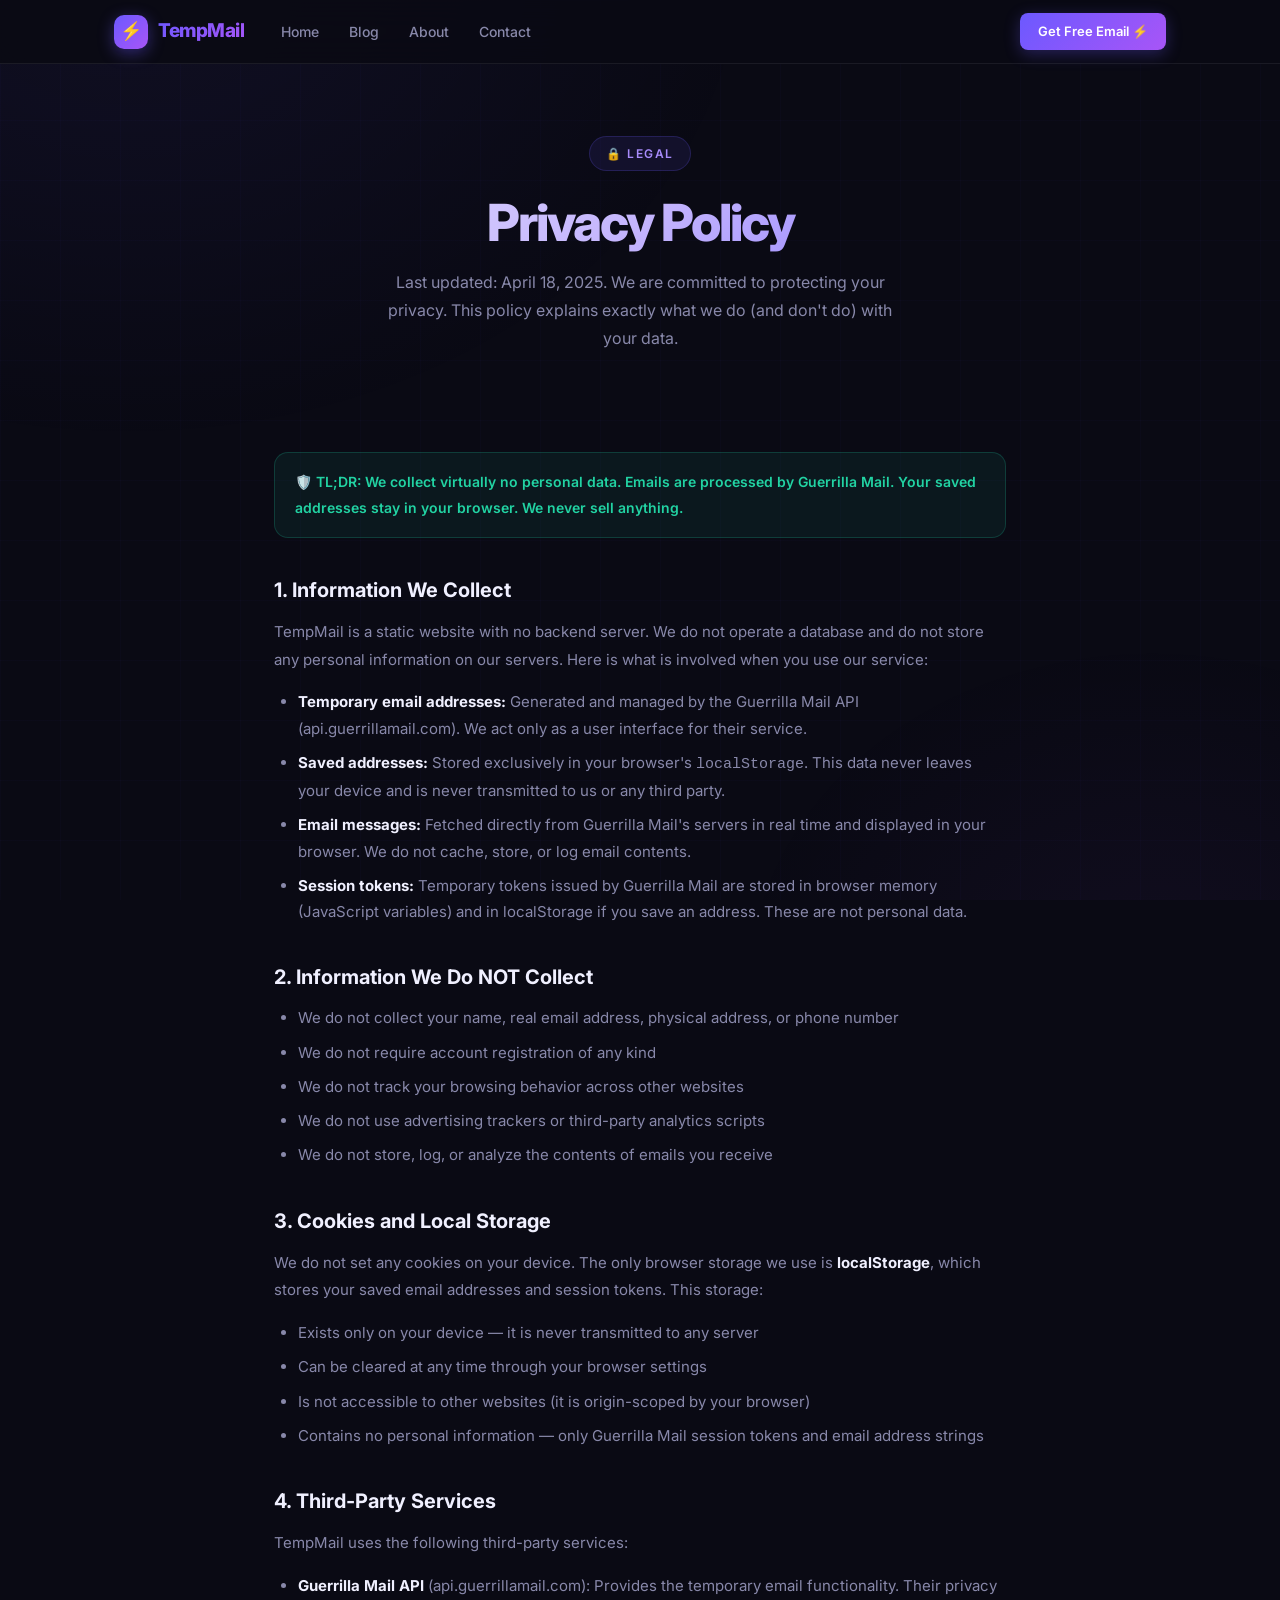
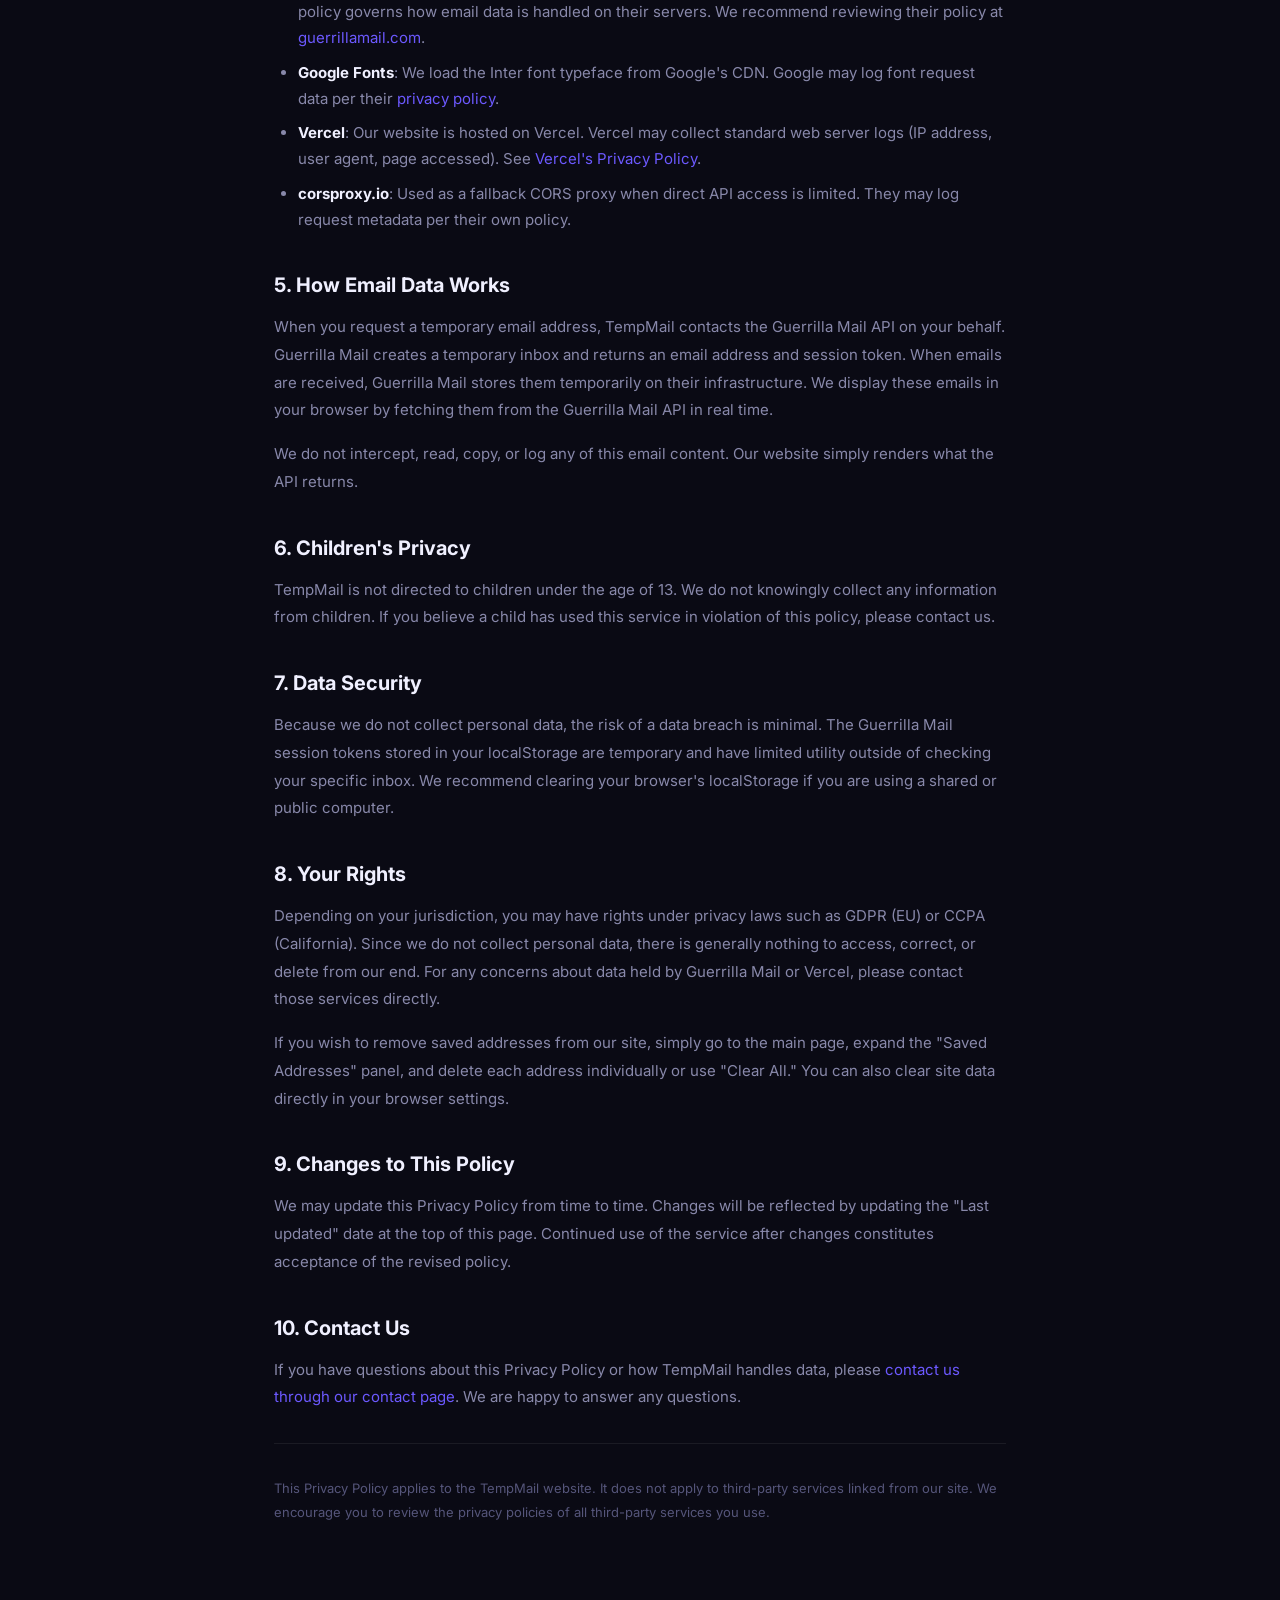
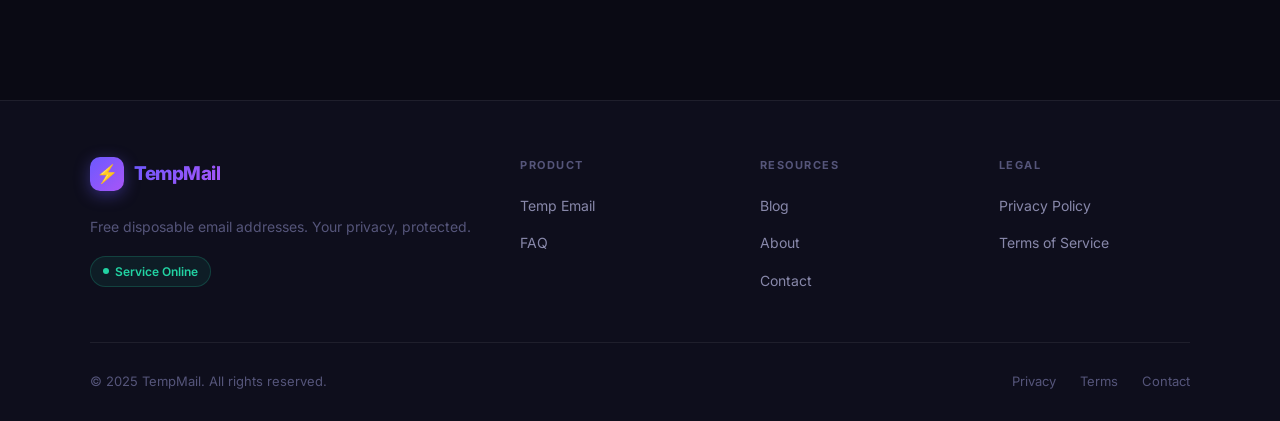
<file: privacy.html>
<!DOCTYPE html>
<html lang="en">
<head>
  <meta charset="UTF-8" />
  <meta name="viewport" content="width=device-width, initial-scale=1.0" />
  <title>Privacy Policy — TempMail</title>
  <meta name="description" content="TempMail Privacy Policy. Learn how we handle your data, what we collect, and how your privacy is protected when using our disposable email service." />
  <link rel="canonical" href="https://yourdomain.vercel.app/privacy.html" />
  <link rel="preconnect" href="https://fonts.googleapis.com" />
  <link rel="preconnect" href="https://fonts.gstatic.com" crossorigin />
  <link href="https://fonts.googleapis.com/css2?family=Inter:wght@400;500;600;700;800&display=swap" rel="stylesheet" />
  <link rel="stylesheet" href="styles.css" />
</head>
<body>
  <nav class="site-nav">
    <div class="nav-inner">
      <a href="/" class="nav-logo"><div class="nav-logo-icon">⚡</div><span class="nav-logo-text">TempMail</span></a>
      <ul class="nav-links">
        <li><a href="/">Home</a></li><li><a href="/blog.html">Blog</a></li>
        <li><a href="/about.html">About</a></li><li><a href="/contact.html">Contact</a></li>
      </ul>
      <div class="nav-right"><a href="/" class="nav-cta">Get Free Email ⚡</a></div>
      <button class="hamburger" id="hamburger" aria-label="Menu"><span></span><span></span><span></span></button>
    </div>
    <div class="mobile-nav" id="mobile-nav">
      <a href="/">⚡ Home</a><a href="/blog.html">📝 Blog</a><a href="/about.html">ℹ️ About</a>
      <a href="/contact.html">📫 Contact</a><a href="/privacy.html">🔒 Privacy</a><a href="/terms.html">📋 Terms</a>
    </div>
  </nav>

  <div class="page-hero" style="padding-bottom:32px">
    <div class="hero-badge">🔒 Legal</div>
    <h1 class="hero-title">Privacy Policy</h1>
    <p class="hero-subtitle">Last updated: April 18, 2025. We are committed to protecting your privacy. This policy explains exactly what we do (and don't do) with your data.</p>
  </div>

  <div class="page-content">
    <div style="background:rgba(34,211,163,0.07);border:1px solid rgba(34,211,163,0.2);border-radius:var(--r-md);padding:16px 20px;margin-bottom:32px;">
      <p style="margin:0;font-size:14px;color:var(--success);font-weight:600;">🛡️ TL;DR: We collect virtually no personal data. Emails are processed by Guerrilla Mail. Your saved addresses stay in your browser. We never sell anything.</p>
    </div>

    <h2>1. Information We Collect</h2>
    <p>TempMail is a static website with no backend server. We do not operate a database and do not store any personal information on our servers. Here is what is involved when you use our service:</p>
    <ul>
      <li><strong>Temporary email addresses:</strong> Generated and managed by the Guerrilla Mail API (api.guerrillamail.com). We act only as a user interface for their service.</li>
      <li><strong>Saved addresses:</strong> Stored exclusively in your browser's <code>localStorage</code>. This data never leaves your device and is never transmitted to us or any third party.</li>
      <li><strong>Email messages:</strong> Fetched directly from Guerrilla Mail's servers in real time and displayed in your browser. We do not cache, store, or log email contents.</li>
      <li><strong>Session tokens:</strong> Temporary tokens issued by Guerrilla Mail are stored in browser memory (JavaScript variables) and in localStorage if you save an address. These are not personal data.</li>
    </ul>

    <h2>2. Information We Do NOT Collect</h2>
    <ul>
      <li>We do not collect your name, real email address, physical address, or phone number</li>
      <li>We do not require account registration of any kind</li>
      <li>We do not track your browsing behavior across other websites</li>
      <li>We do not use advertising trackers or third-party analytics scripts</li>
      <li>We do not store, log, or analyze the contents of emails you receive</li>
    </ul>

    <h2>3. Cookies and Local Storage</h2>
    <p>We do not set any cookies on your device. The only browser storage we use is <strong>localStorage</strong>, which stores your saved email addresses and session tokens. This storage:</p>
    <ul>
      <li>Exists only on your device — it is never transmitted to any server</li>
      <li>Can be cleared at any time through your browser settings</li>
      <li>Is not accessible to other websites (it is origin-scoped by your browser)</li>
      <li>Contains no personal information — only Guerrilla Mail session tokens and email address strings</li>
    </ul>

    <h2>4. Third-Party Services</h2>
    <p>TempMail uses the following third-party services:</p>
    <ul>
      <li><strong>Guerrilla Mail API</strong> (api.guerrillamail.com): Provides the temporary email functionality. Their privacy policy governs how email data is handled on their servers. We recommend reviewing their policy at <a href="https://www.guerrillamail.com" target="_blank" rel="noopener noreferrer">guerrillamail.com</a>.</li>
      <li><strong>Google Fonts</strong>: We load the Inter font typeface from Google's CDN. Google may log font request data per their <a href="https://policies.google.com/privacy" target="_blank" rel="noopener noreferrer">privacy policy</a>.</li>
      <li><strong>Vercel</strong>: Our website is hosted on Vercel. Vercel may collect standard web server logs (IP address, user agent, page accessed). See <a href="https://vercel.com/legal/privacy-policy" target="_blank" rel="noopener noreferrer">Vercel's Privacy Policy</a>.</li>
      <li><strong>corsproxy.io</strong>: Used as a fallback CORS proxy when direct API access is limited. They may log request metadata per their own policy.</li>
    </ul>

    <h2>5. How Email Data Works</h2>
    <p>When you request a temporary email address, TempMail contacts the Guerrilla Mail API on your behalf. Guerrilla Mail creates a temporary inbox and returns an email address and session token. When emails are received, Guerrilla Mail stores them temporarily on their infrastructure. We display these emails in your browser by fetching them from the Guerrilla Mail API in real time.</p>
    <p>We do not intercept, read, copy, or log any of this email content. Our website simply renders what the API returns.</p>

    <h2>6. Children's Privacy</h2>
    <p>TempMail is not directed to children under the age of 13. We do not knowingly collect any information from children. If you believe a child has used this service in violation of this policy, please contact us.</p>

    <h2>7. Data Security</h2>
    <p>Because we do not collect personal data, the risk of a data breach is minimal. The Guerrilla Mail session tokens stored in your localStorage are temporary and have limited utility outside of checking your specific inbox. We recommend clearing your browser's localStorage if you are using a shared or public computer.</p>

    <h2>8. Your Rights</h2>
    <p>Depending on your jurisdiction, you may have rights under privacy laws such as GDPR (EU) or CCPA (California). Since we do not collect personal data, there is generally nothing to access, correct, or delete from our end. For any concerns about data held by Guerrilla Mail or Vercel, please contact those services directly.</p>
    <p>If you wish to remove saved addresses from our site, simply go to the main page, expand the "Saved Addresses" panel, and delete each address individually or use "Clear All." You can also clear site data directly in your browser settings.</p>

    <h2>9. Changes to This Policy</h2>
    <p>We may update this Privacy Policy from time to time. Changes will be reflected by updating the "Last updated" date at the top of this page. Continued use of the service after changes constitutes acceptance of the revised policy.</p>

    <h2>10. Contact Us</h2>
    <p>If you have questions about this Privacy Policy or how TempMail handles data, please <a href="/contact.html">contact us through our contact page</a>. We are happy to answer any questions.</p>

    <div class="page-divider"></div>
    <p style="font-size:13px;color:var(--text-muted)">This Privacy Policy applies to the TempMail website. It does not apply to third-party services linked from our site. We encourage you to review the privacy policies of all third-party services you use.</p>
  </div>

  <footer class="site-footer">
    <div class="footer-inner">
      <div class="footer-grid">
        <div>
          <a href="/" class="nav-logo" style="margin-bottom:12px;display:inline-flex"><div class="nav-logo-icon">⚡</div><span class="nav-logo-text">TempMail</span></a>
          <p class="footer-brand-desc">Free disposable email addresses. Your privacy, protected.</p>
          <div class="footer-badge"><span class="dot"></span> Service Online</div>
        </div>
        <div><div class="footer-col-title">Product</div><ul class="footer-links"><li><a href="/">Temp Email</a></li><li><a href="/#faq">FAQ</a></li></ul></div>
        <div><div class="footer-col-title">Resources</div><ul class="footer-links"><li><a href="/blog.html">Blog</a></li><li><a href="/about.html">About</a></li><li><a href="/contact.html">Contact</a></li></ul></div>
        <div><div class="footer-col-title">Legal</div><ul class="footer-links"><li><a href="/privacy.html">Privacy Policy</a></li><li><a href="/terms.html">Terms of Service</a></li></ul></div>
      </div>
      <div class="footer-bottom">
        <p class="footer-copy">© 2025 TempMail. All rights reserved.</p>
        <div class="footer-legal"><a href="/privacy.html">Privacy</a><a href="/terms.html">Terms</a><a href="/contact.html">Contact</a></div>
      </div>
    </div>
  </footer>
  <script>document.getElementById('hamburger').addEventListener('click',()=>document.getElementById('mobile-nav').classList.toggle('open'));</script>
</body>
</html>
</file>
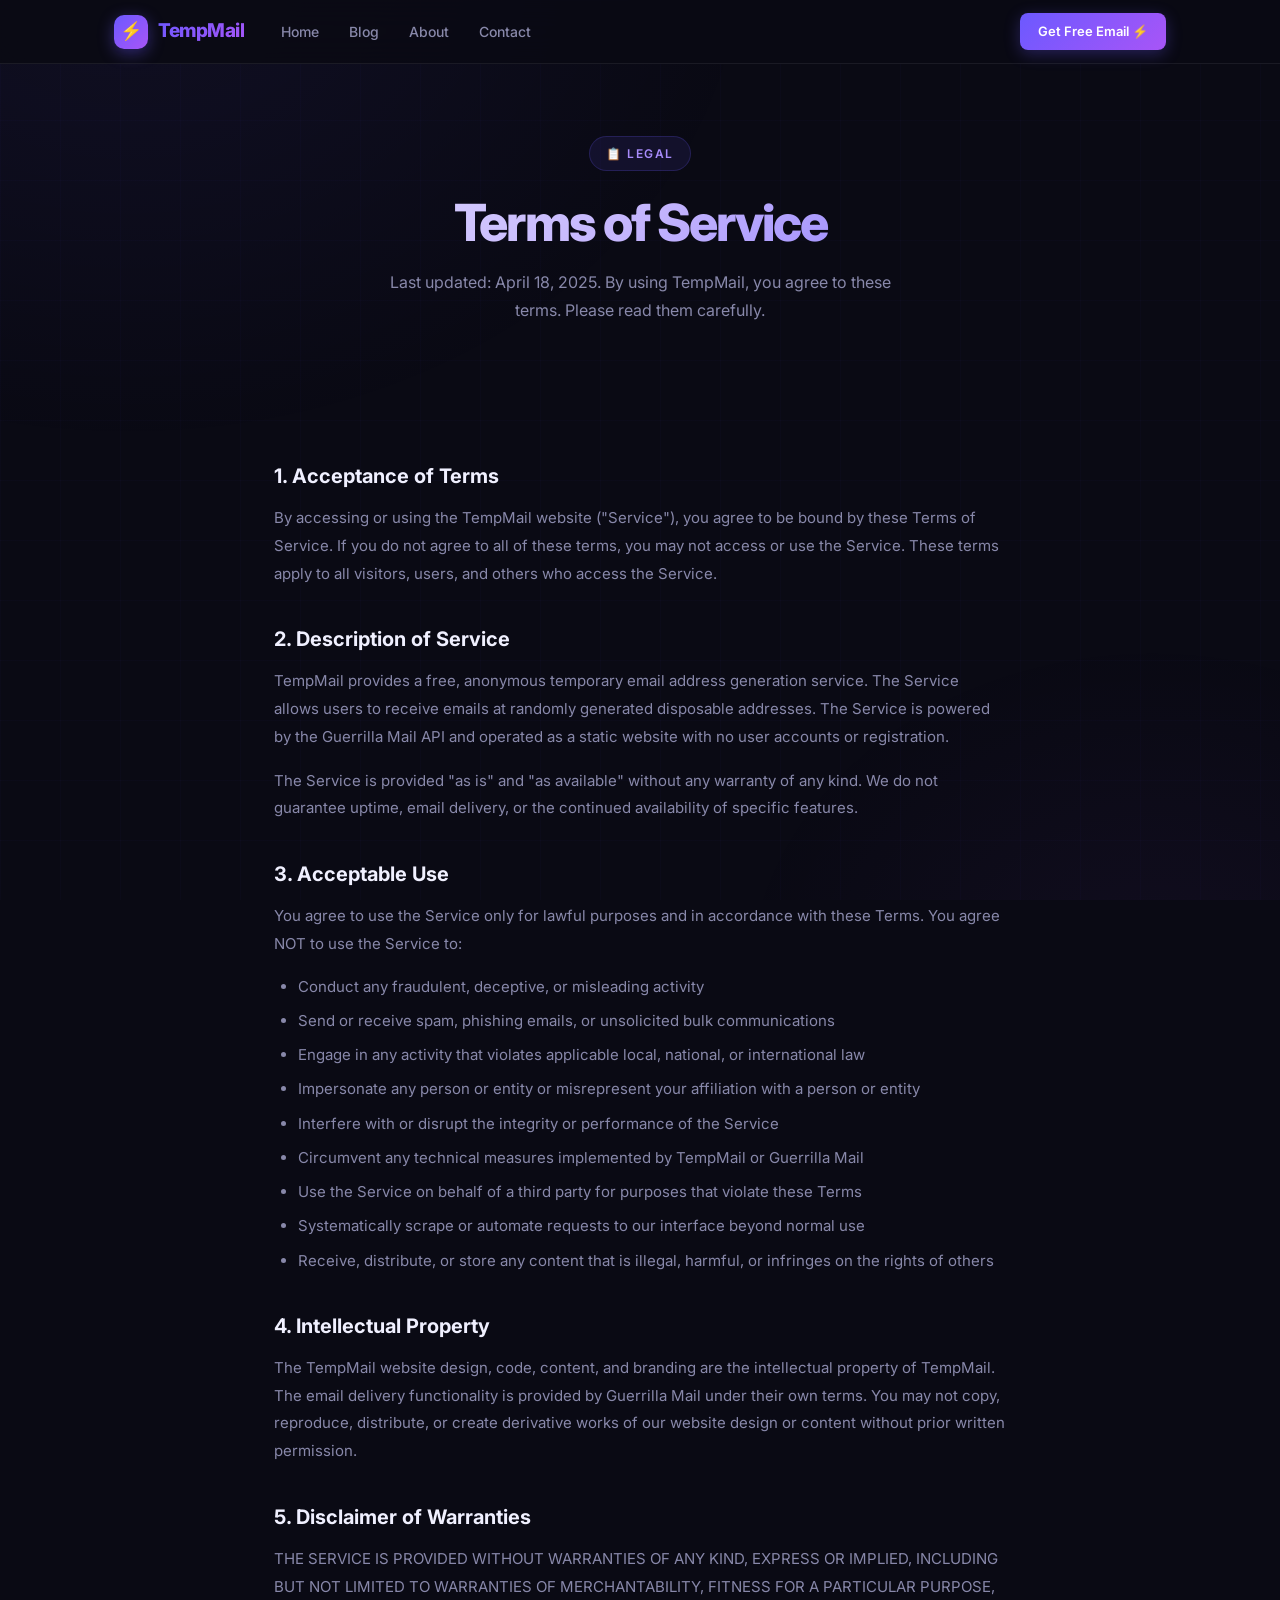
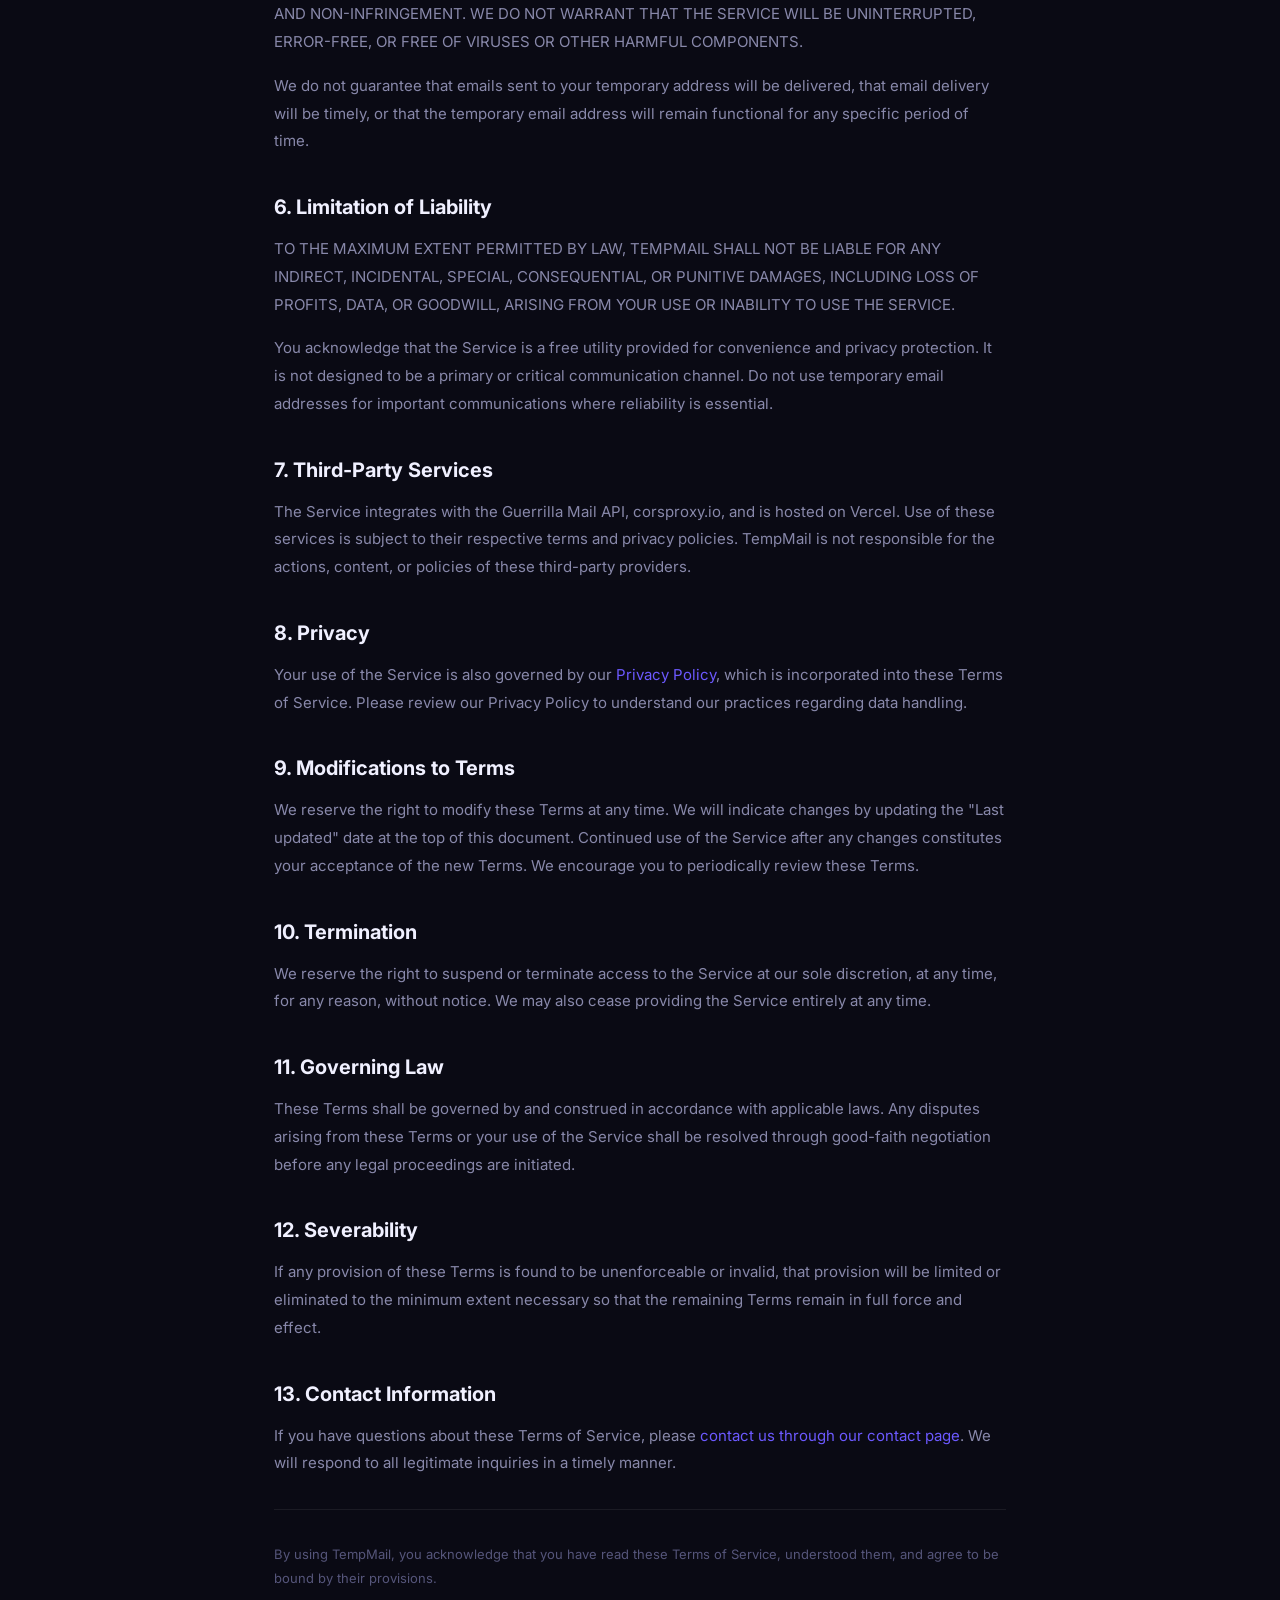
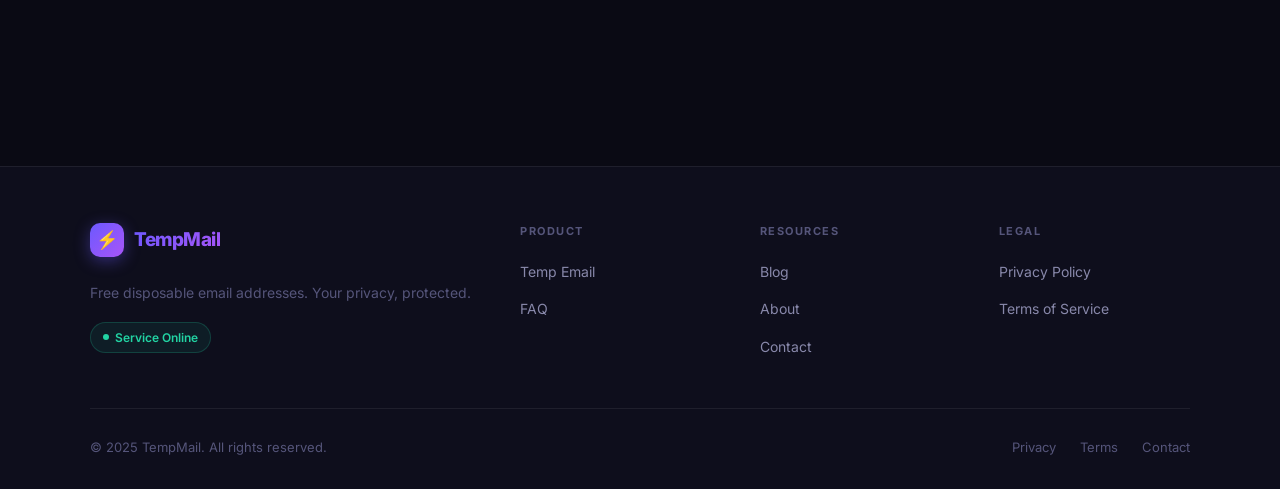
<file: terms.html>
<!DOCTYPE html>
<html lang="en">
<head>
  <meta charset="UTF-8" />
  <meta name="viewport" content="width=device-width, initial-scale=1.0" />
  <title>Terms of Service — TempMail</title>
  <meta name="description" content="TempMail Terms of Service. Read our terms and conditions for using the free disposable temporary email service." />
  <link rel="canonical" href="https://yourdomain.vercel.app/terms.html" />
  <link rel="preconnect" href="https://fonts.googleapis.com" />
  <link rel="preconnect" href="https://fonts.gstatic.com" crossorigin />
  <link href="https://fonts.googleapis.com/css2?family=Inter:wght@400;500;600;700;800&display=swap" rel="stylesheet" />
  <link rel="stylesheet" href="styles.css" />
</head>
<body>
  <nav class="site-nav">
    <div class="nav-inner">
      <a href="/" class="nav-logo"><div class="nav-logo-icon">⚡</div><span class="nav-logo-text">TempMail</span></a>
      <ul class="nav-links">
        <li><a href="/">Home</a></li><li><a href="/blog.html">Blog</a></li>
        <li><a href="/about.html">About</a></li><li><a href="/contact.html">Contact</a></li>
      </ul>
      <div class="nav-right"><a href="/" class="nav-cta">Get Free Email ⚡</a></div>
      <button class="hamburger" id="hamburger" aria-label="Menu"><span></span><span></span><span></span></button>
    </div>
    <div class="mobile-nav" id="mobile-nav">
      <a href="/">⚡ Home</a><a href="/blog.html">📝 Blog</a><a href="/about.html">ℹ️ About</a>
      <a href="/contact.html">📫 Contact</a><a href="/privacy.html">🔒 Privacy</a><a href="/terms.html">📋 Terms</a>
    </div>
  </nav>

  <div class="page-hero" style="padding-bottom:32px">
    <div class="hero-badge">📋 Legal</div>
    <h1 class="hero-title">Terms of Service</h1>
    <p class="hero-subtitle">Last updated: April 18, 2025. By using TempMail, you agree to these terms. Please read them carefully.</p>
  </div>

  <div class="page-content">
    <h2>1. Acceptance of Terms</h2>
    <p>By accessing or using the TempMail website ("Service"), you agree to be bound by these Terms of Service. If you do not agree to all of these terms, you may not access or use the Service. These terms apply to all visitors, users, and others who access the Service.</p>

    <h2>2. Description of Service</h2>
    <p>TempMail provides a free, anonymous temporary email address generation service. The Service allows users to receive emails at randomly generated disposable addresses. The Service is powered by the Guerrilla Mail API and operated as a static website with no user accounts or registration.</p>
    <p>The Service is provided "as is" and "as available" without any warranty of any kind. We do not guarantee uptime, email delivery, or the continued availability of specific features.</p>

    <h2>3. Acceptable Use</h2>
    <p>You agree to use the Service only for lawful purposes and in accordance with these Terms. You agree NOT to use the Service to:</p>
    <ul>
      <li>Conduct any fraudulent, deceptive, or misleading activity</li>
      <li>Send or receive spam, phishing emails, or unsolicited bulk communications</li>
      <li>Engage in any activity that violates applicable local, national, or international law</li>
      <li>Impersonate any person or entity or misrepresent your affiliation with a person or entity</li>
      <li>Interfere with or disrupt the integrity or performance of the Service</li>
      <li>Circumvent any technical measures implemented by TempMail or Guerrilla Mail</li>
      <li>Use the Service on behalf of a third party for purposes that violate these Terms</li>
      <li>Systematically scrape or automate requests to our interface beyond normal use</li>
      <li>Receive, distribute, or store any content that is illegal, harmful, or infringes on the rights of others</li>
    </ul>

    <h2>4. Intellectual Property</h2>
    <p>The TempMail website design, code, content, and branding are the intellectual property of TempMail. The email delivery functionality is provided by Guerrilla Mail under their own terms. You may not copy, reproduce, distribute, or create derivative works of our website design or content without prior written permission.</p>

    <h2>5. Disclaimer of Warranties</h2>
    <p>THE SERVICE IS PROVIDED WITHOUT WARRANTIES OF ANY KIND, EXPRESS OR IMPLIED, INCLUDING BUT NOT LIMITED TO WARRANTIES OF MERCHANTABILITY, FITNESS FOR A PARTICULAR PURPOSE, AND NON-INFRINGEMENT. WE DO NOT WARRANT THAT THE SERVICE WILL BE UNINTERRUPTED, ERROR-FREE, OR FREE OF VIRUSES OR OTHER HARMFUL COMPONENTS.</p>
    <p>We do not guarantee that emails sent to your temporary address will be delivered, that email delivery will be timely, or that the temporary email address will remain functional for any specific period of time.</p>

    <h2>6. Limitation of Liability</h2>
    <p>TO THE MAXIMUM EXTENT PERMITTED BY LAW, TEMPMAIL SHALL NOT BE LIABLE FOR ANY INDIRECT, INCIDENTAL, SPECIAL, CONSEQUENTIAL, OR PUNITIVE DAMAGES, INCLUDING LOSS OF PROFITS, DATA, OR GOODWILL, ARISING FROM YOUR USE OR INABILITY TO USE THE SERVICE.</p>
    <p>You acknowledge that the Service is a free utility provided for convenience and privacy protection. It is not designed to be a primary or critical communication channel. Do not use temporary email addresses for important communications where reliability is essential.</p>

    <h2>7. Third-Party Services</h2>
    <p>The Service integrates with the Guerrilla Mail API, corsproxy.io, and is hosted on Vercel. Use of these services is subject to their respective terms and privacy policies. TempMail is not responsible for the actions, content, or policies of these third-party providers.</p>

    <h2>8. Privacy</h2>
    <p>Your use of the Service is also governed by our <a href="/privacy.html">Privacy Policy</a>, which is incorporated into these Terms of Service. Please review our Privacy Policy to understand our practices regarding data handling.</p>

    <h2>9. Modifications to Terms</h2>
    <p>We reserve the right to modify these Terms at any time. We will indicate changes by updating the "Last updated" date at the top of this document. Continued use of the Service after any changes constitutes your acceptance of the new Terms. We encourage you to periodically review these Terms.</p>

    <h2>10. Termination</h2>
    <p>We reserve the right to suspend or terminate access to the Service at our sole discretion, at any time, for any reason, without notice. We may also cease providing the Service entirely at any time.</p>

    <h2>11. Governing Law</h2>
    <p>These Terms shall be governed by and construed in accordance with applicable laws. Any disputes arising from these Terms or your use of the Service shall be resolved through good-faith negotiation before any legal proceedings are initiated.</p>

    <h2>12. Severability</h2>
    <p>If any provision of these Terms is found to be unenforceable or invalid, that provision will be limited or eliminated to the minimum extent necessary so that the remaining Terms remain in full force and effect.</p>

    <h2>13. Contact Information</h2>
    <p>If you have questions about these Terms of Service, please <a href="/contact.html">contact us through our contact page</a>. We will respond to all legitimate inquiries in a timely manner.</p>

    <div class="page-divider"></div>
    <p style="font-size:13px;color:var(--text-muted)">By using TempMail, you acknowledge that you have read these Terms of Service, understood them, and agree to be bound by their provisions.</p>
  </div>

  <footer class="site-footer">
    <div class="footer-inner">
      <div class="footer-grid">
        <div>
          <a href="/" class="nav-logo" style="margin-bottom:12px;display:inline-flex"><div class="nav-logo-icon">⚡</div><span class="nav-logo-text">TempMail</span></a>
          <p class="footer-brand-desc">Free disposable email addresses. Your privacy, protected.</p>
          <div class="footer-badge"><span class="dot"></span> Service Online</div>
        </div>
        <div><div class="footer-col-title">Product</div><ul class="footer-links"><li><a href="/">Temp Email</a></li><li><a href="/#faq">FAQ</a></li></ul></div>
        <div><div class="footer-col-title">Resources</div><ul class="footer-links"><li><a href="/blog.html">Blog</a></li><li><a href="/about.html">About</a></li><li><a href="/contact.html">Contact</a></li></ul></div>
        <div><div class="footer-col-title">Legal</div><ul class="footer-links"><li><a href="/privacy.html">Privacy Policy</a></li><li><a href="/terms.html">Terms of Service</a></li></ul></div>
      </div>
      <div class="footer-bottom">
        <p class="footer-copy">© 2025 TempMail. All rights reserved.</p>
        <div class="footer-legal"><a href="/privacy.html">Privacy</a><a href="/terms.html">Terms</a><a href="/contact.html">Contact</a></div>
      </div>
    </div>
  </footer>
  <script>document.getElementById('hamburger').addEventListener('click',()=>document.getElementById('mobile-nav').classList.toggle('open'));</script>
</body>
</html>
</file>
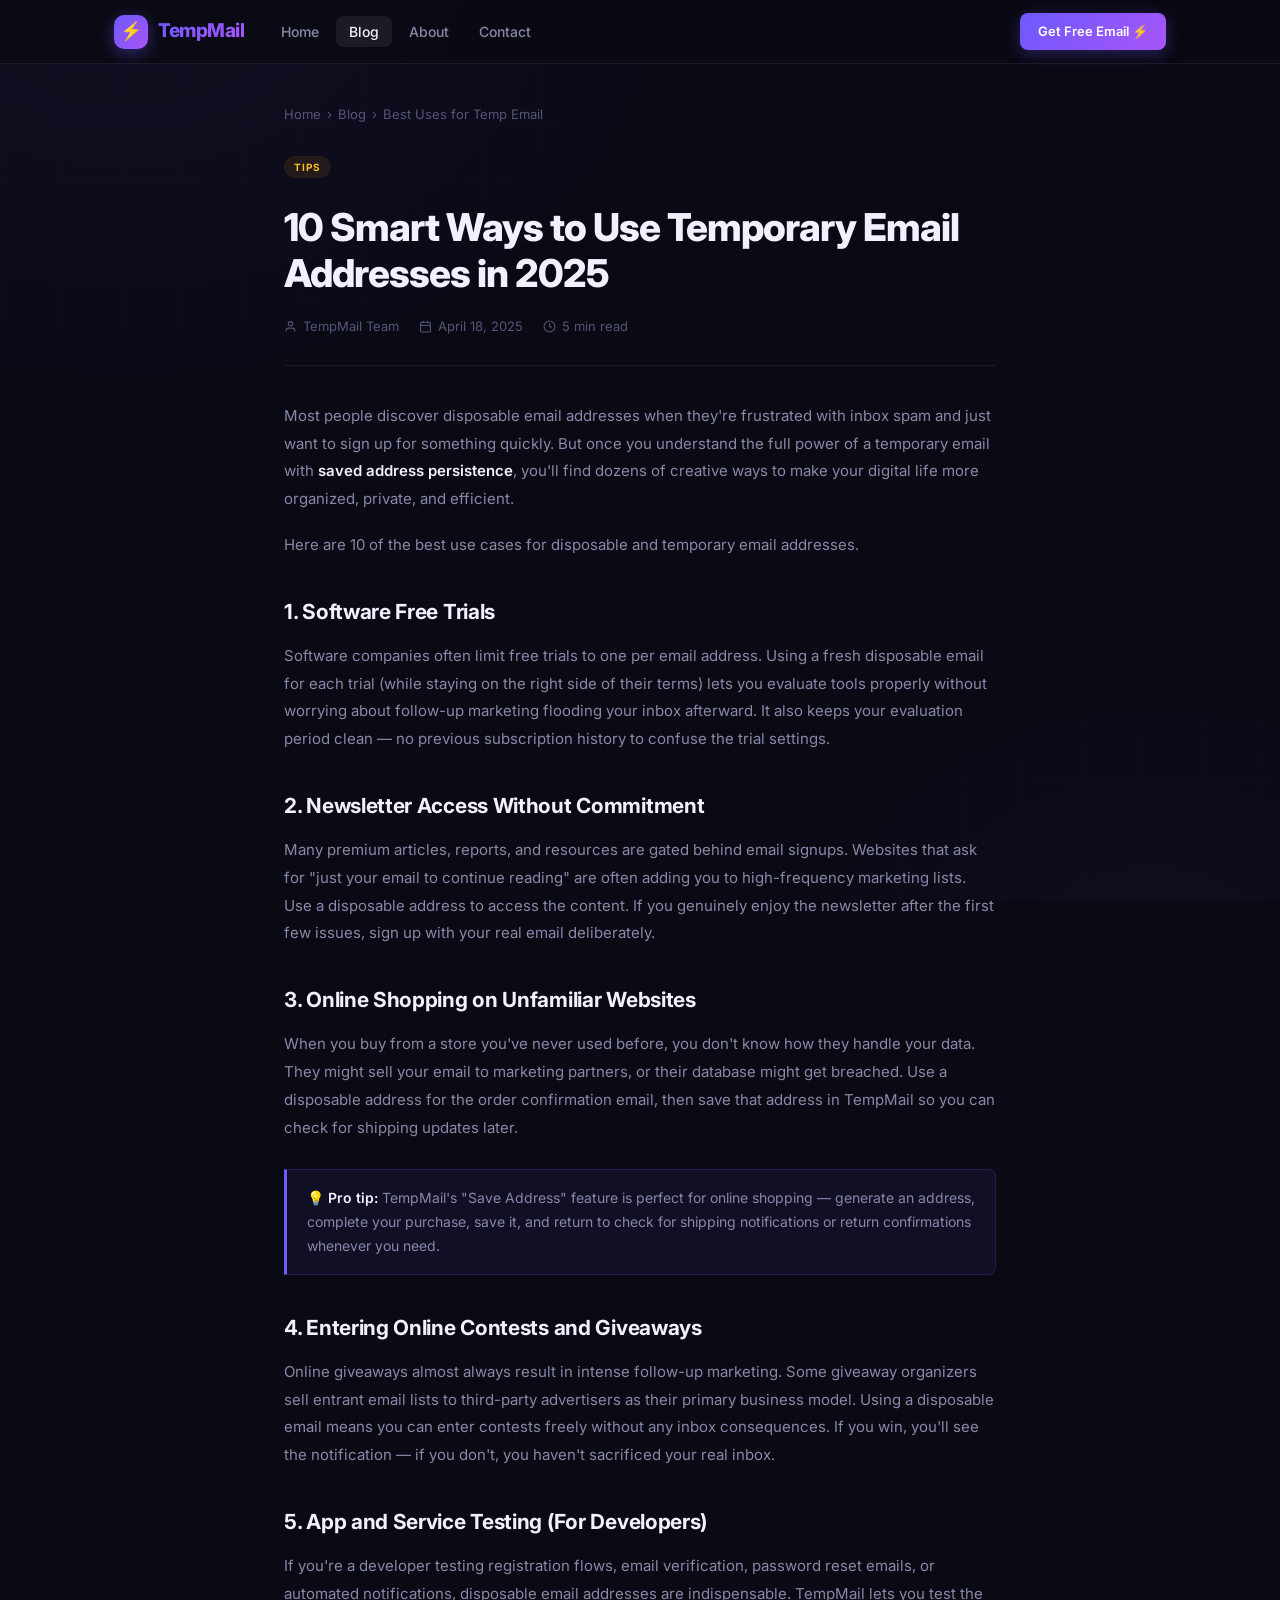
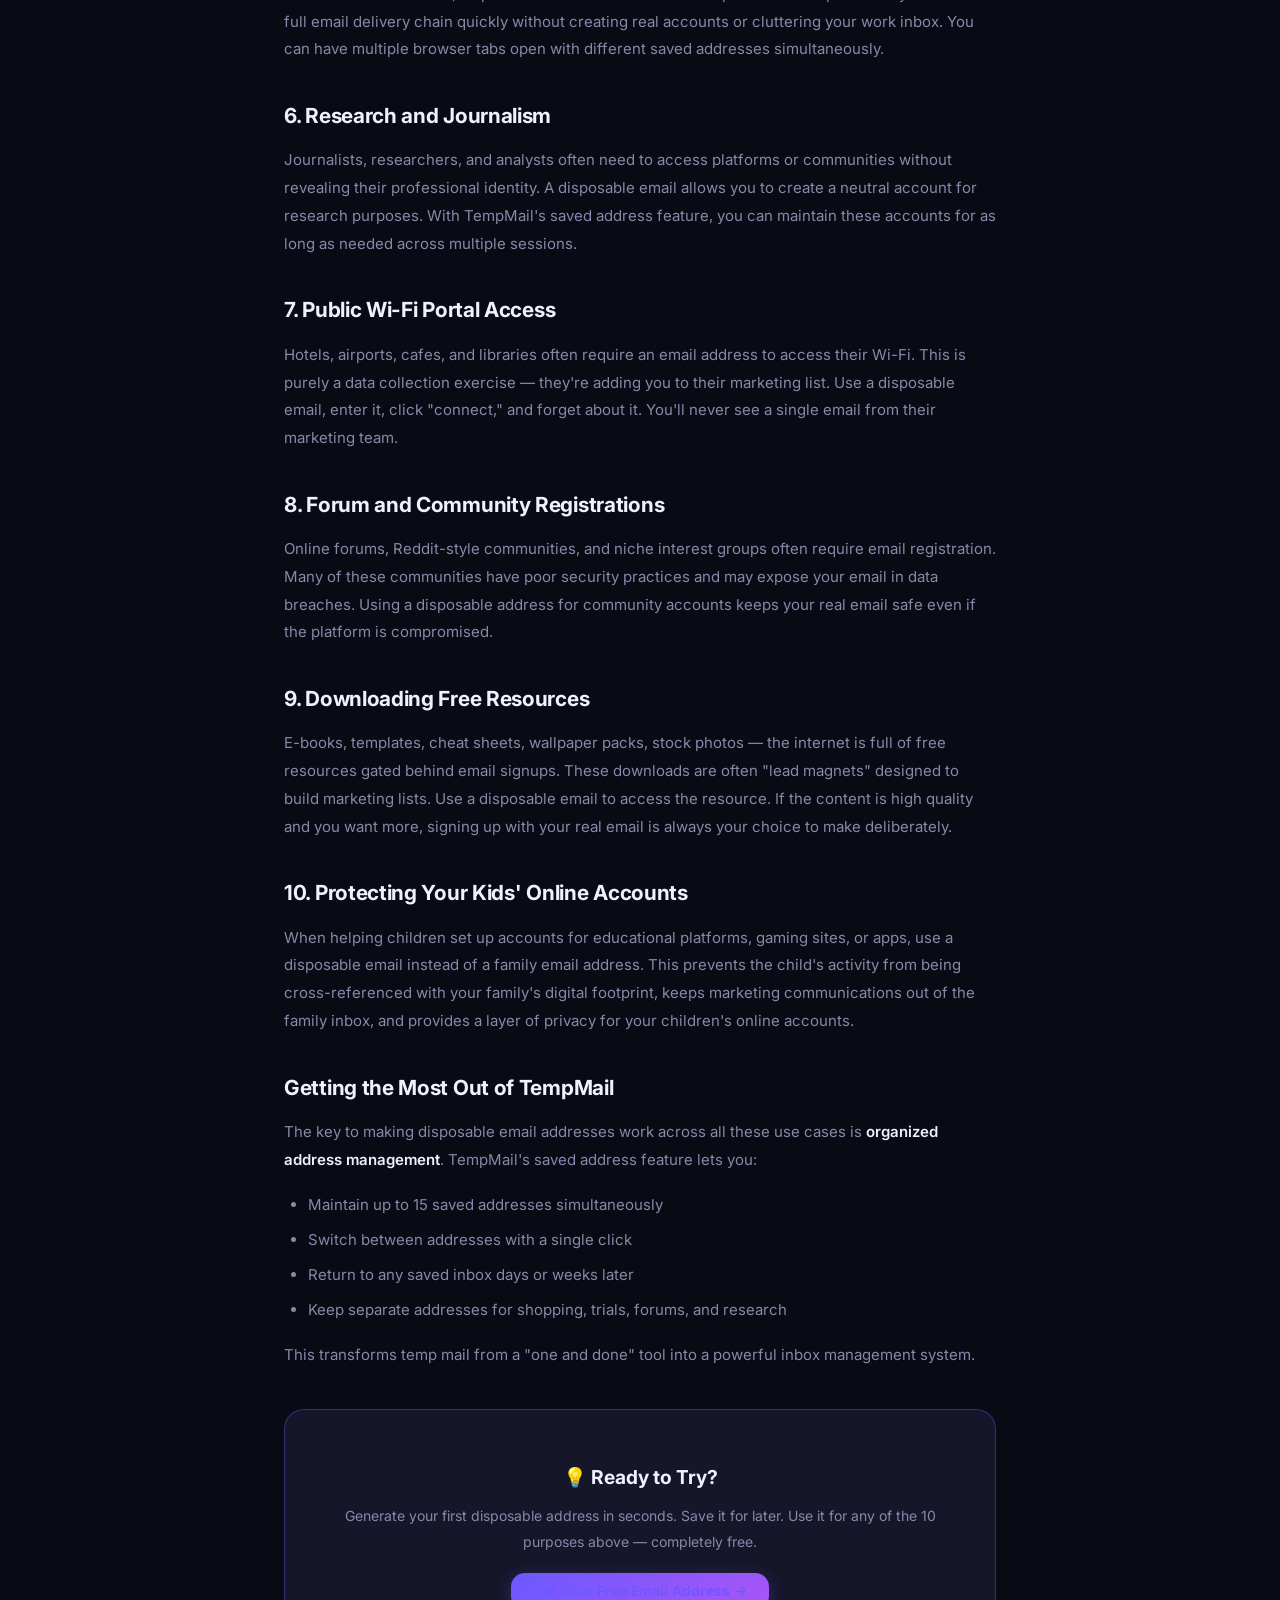
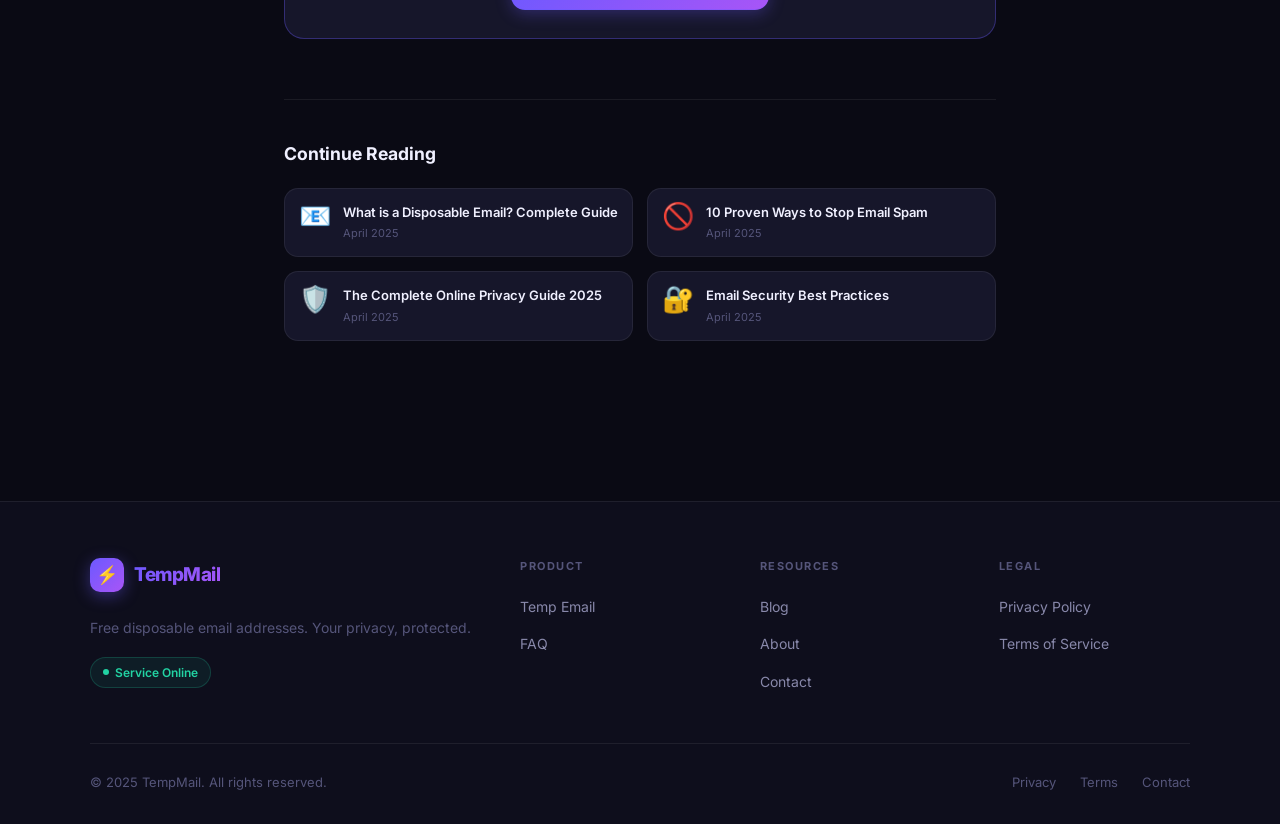
<file: blog/best-uses-temp-email.html>
<!DOCTYPE html>
<html lang="en">
<head>
  <meta charset="UTF-8" />
  <meta name="viewport" content="width=device-width, initial-scale=1.0" />
  <title>10 Smart Ways to Use Temporary Email Addresses | TempMail Blog</title>
  <meta name="description" content="Discover 10 creative and practical use cases for temporary email addresses — from free trials to developer testing, online shopping, and protecting your privacy." />
  <meta name="keywords" content="temp email use cases, disposable email uses, when to use temp mail, throwaway email tips" />
  <link rel="canonical" href="https://yourdomain.vercel.app/blog/best-uses-temp-email.html" />
  <link rel="preconnect" href="https://fonts.googleapis.com" />
  <link rel="preconnect" href="https://fonts.gstatic.com" crossorigin />
  <link href="https://fonts.googleapis.com/css2?family=Inter:wght@400;500;600;700;800&display=swap" rel="stylesheet" />
  <link rel="stylesheet" href="../styles.css" />
</head>
<body>
  <nav class="site-nav">
    <div class="nav-inner">
      <a href="/" class="nav-logo"><div class="nav-logo-icon">⚡</div><span class="nav-logo-text">TempMail</span></a>
      <ul class="nav-links">
        <li><a href="/">Home</a></li><li><a href="/blog.html" class="active">Blog</a></li>
        <li><a href="/about.html">About</a></li><li><a href="/contact.html">Contact</a></li>
      </ul>
      <div class="nav-right"><a href="/" class="nav-cta">Get Free Email ⚡</a></div>
      <button class="hamburger" id="hamburger" aria-label="Menu"><span></span><span></span><span></span></button>
    </div>
    <div class="mobile-nav" id="mobile-nav">
      <a href="/">⚡ Home</a><a href="/blog.html">📝 Blog</a><a href="/about.html">ℹ️ About</a>
      <a href="/contact.html">📫 Contact</a><a href="/privacy.html">🔒 Privacy</a><a href="/terms.html">📋 Terms</a>
    </div>
  </nav>

  <div class="article-wrap">
    <div class="breadcrumb">
      <a href="/">Home</a><span class="breadcrumb-sep">›</span>
      <a href="/blog.html">Blog</a><span class="breadcrumb-sep">›</span>
      <span>Best Uses for Temp Email</span>
    </div>

    <span class="blog-tag t-tips" style="margin-bottom:14px;display:inline-block">Tips</span>
    <h1 class="article-title">10 Smart Ways to Use Temporary Email Addresses in 2025</h1>

    <div class="article-meta">
      <div class="article-meta-item"><svg viewBox="0 0 24 24" fill="none" stroke="currentColor" stroke-width="2"><path d="M20 21v-2a4 4 0 0 0-4-4H8a4 4 0 0 0-4 4v2"/><circle cx="12" cy="7" r="4"/></svg>TempMail Team</div>
      <div class="article-meta-item"><svg viewBox="0 0 24 24" fill="none" stroke="currentColor" stroke-width="2"><rect x="3" y="4" width="18" height="18" rx="2"/><line x1="16" y1="2" x2="16" y2="6"/><line x1="8" y1="2" x2="8" y2="6"/><line x1="3" y1="10" x2="21" y2="10"/></svg>April 18, 2025</div>
      <div class="article-meta-item"><svg viewBox="0 0 24 24" fill="none" stroke="currentColor" stroke-width="2"><circle cx="12" cy="12" r="10"/><polyline points="12 6 12 12 16 14"/></svg>5 min read</div>
    </div>

    <div class="article-body">
      <p>Most people discover disposable email addresses when they're frustrated with inbox spam and just want to sign up for something quickly. But once you understand the full power of a temporary email with <strong>saved address persistence</strong>, you'll find dozens of creative ways to make your digital life more organized, private, and efficient.</p>
      <p>Here are 10 of the best use cases for disposable and temporary email addresses.</p>

      <h2>1. Software Free Trials</h2>
      <p>Software companies often limit free trials to one per email address. Using a fresh disposable email for each trial (while staying on the right side of their terms) lets you evaluate tools properly without worrying about follow-up marketing flooding your inbox afterward. It also keeps your evaluation period clean — no previous subscription history to confuse the trial settings.</p>

      <h2>2. Newsletter Access Without Commitment</h2>
      <p>Many premium articles, reports, and resources are gated behind email signups. Websites that ask for "just your email to continue reading" are often adding you to high-frequency marketing lists. Use a disposable address to access the content. If you genuinely enjoy the newsletter after the first few issues, sign up with your real email deliberately.</p>

      <h2>3. Online Shopping on Unfamiliar Websites</h2>
      <p>When you buy from a store you've never used before, you don't know how they handle your data. They might sell your email to marketing partners, or their database might get breached. Use a disposable address for the order confirmation email, then save that address in TempMail so you can check for shipping updates later.</p>

      <div class="callout">
        <p>💡 <strong>Pro tip:</strong> TempMail's "Save Address" feature is perfect for online shopping — generate an address, complete your purchase, save it, and return to check for shipping notifications or return confirmations whenever you need.</p>
      </div>

      <h2>4. Entering Online Contests and Giveaways</h2>
      <p>Online giveaways almost always result in intense follow-up marketing. Some giveaway organizers sell entrant email lists to third-party advertisers as their primary business model. Using a disposable email means you can enter contests freely without any inbox consequences. If you win, you'll see the notification — if you don't, you haven't sacrificed your real inbox.</p>

      <h2>5. App and Service Testing (For Developers)</h2>
      <p>If you're a developer testing registration flows, email verification, password reset emails, or automated notifications, disposable email addresses are indispensable. TempMail lets you test the full email delivery chain quickly without creating real accounts or cluttering your work inbox. You can have multiple browser tabs open with different saved addresses simultaneously.</p>

      <h2>6. Research and Journalism</h2>
      <p>Journalists, researchers, and analysts often need to access platforms or communities without revealing their professional identity. A disposable email allows you to create a neutral account for research purposes. With TempMail's saved address feature, you can maintain these accounts for as long as needed across multiple sessions.</p>

      <h2>7. Public Wi-Fi Portal Access</h2>
      <p>Hotels, airports, cafes, and libraries often require an email address to access their Wi-Fi. This is purely a data collection exercise — they're adding you to their marketing list. Use a disposable email, enter it, click "connect," and forget about it. You'll never see a single email from their marketing team.</p>

      <h2>8. Forum and Community Registrations</h2>
      <p>Online forums, Reddit-style communities, and niche interest groups often require email registration. Many of these communities have poor security practices and may expose your email in data breaches. Using a disposable address for community accounts keeps your real email safe even if the platform is compromised.</p>

      <h2>9. Downloading Free Resources</h2>
      <p>E-books, templates, cheat sheets, wallpaper packs, stock photos — the internet is full of free resources gated behind email signups. These downloads are often "lead magnets" designed to build marketing lists. Use a disposable email to access the resource. If the content is high quality and you want more, signing up with your real email is always your choice to make deliberately.</p>

      <h2>10. Protecting Your Kids' Online Accounts</h2>
      <p>When helping children set up accounts for educational platforms, gaming sites, or apps, use a disposable email instead of a family email address. This prevents the child's activity from being cross-referenced with your family's digital footprint, keeps marketing communications out of the family inbox, and provides a layer of privacy for your children's online accounts.</p>

      <h2>Getting the Most Out of TempMail</h2>
      <p>The key to making disposable email addresses work across all these use cases is <strong>organized address management</strong>. TempMail's saved address feature lets you:</p>
      <ul>
        <li>Maintain up to 15 saved addresses simultaneously</li>
        <li>Switch between addresses with a single click</li>
        <li>Return to any saved inbox days or weeks later</li>
        <li>Keep separate addresses for shopping, trials, forums, and research</li>
      </ul>
      <p>This transforms temp mail from a "one and done" tool into a powerful inbox management system.</p>

      <div class="article-cta">
        <h3>💡 Ready to Try?</h3>
        <p>Generate your first disposable address in seconds. Save it for later. Use it for any of the 10 purposes above — completely free.</p>
        <a href="/" class="s-btn s-btn-primary">Get Your Free Email Address →</a>
      </div>
    </div>

    <div class="related-section">
      <div class="related-title">Continue Reading</div>
      <div class="related-grid">
        <a class="related-item" href="/blog/what-is-disposable-email.html"><div class="related-em">📧</div><div><div class="related-item-title">What is a Disposable Email? Complete Guide</div><div class="related-item-date">April 2025</div></div></a>
        <a class="related-item" href="/blog/how-to-stop-email-spam.html"><div class="related-em">🚫</div><div><div class="related-item-title">10 Proven Ways to Stop Email Spam</div><div class="related-item-date">April 2025</div></div></a>
        <a class="related-item" href="/blog/online-privacy-guide-2025.html"><div class="related-em">🛡️</div><div><div class="related-item-title">The Complete Online Privacy Guide 2025</div><div class="related-item-date">April 2025</div></div></a>
        <a class="related-item" href="/blog/email-security-best-practices.html"><div class="related-em">🔐</div><div><div class="related-item-title">Email Security Best Practices</div><div class="related-item-date">April 2025</div></div></a>
      </div>
    </div>
  </div>

  <footer class="site-footer"><div class="footer-inner"><div class="footer-grid"><div><a href="/" class="nav-logo" style="margin-bottom:12px;display:inline-flex"><div class="nav-logo-icon">⚡</div><span class="nav-logo-text">TempMail</span></a><p class="footer-brand-desc">Free disposable email addresses. Your privacy, protected.</p><div class="footer-badge"><span class="dot"></span> Service Online</div></div><div><div class="footer-col-title">Product</div><ul class="footer-links"><li><a href="/">Temp Email</a></li><li><a href="/#faq">FAQ</a></li></ul></div><div><div class="footer-col-title">Resources</div><ul class="footer-links"><li><a href="/blog.html">Blog</a></li><li><a href="/about.html">About</a></li><li><a href="/contact.html">Contact</a></li></ul></div><div><div class="footer-col-title">Legal</div><ul class="footer-links"><li><a href="/privacy.html">Privacy Policy</a></li><li><a href="/terms.html">Terms of Service</a></li></ul></div></div><div class="footer-bottom"><p class="footer-copy">© 2025 TempMail. All rights reserved.</p><div class="footer-legal"><a href="/privacy.html">Privacy</a><a href="/terms.html">Terms</a><a href="/contact.html">Contact</a></div></div></div></footer>
  <script>document.getElementById('hamburger').addEventListener('click',()=>document.getElementById('mobile-nav').classList.toggle('open'));</script>
</body>
</html>
</file>
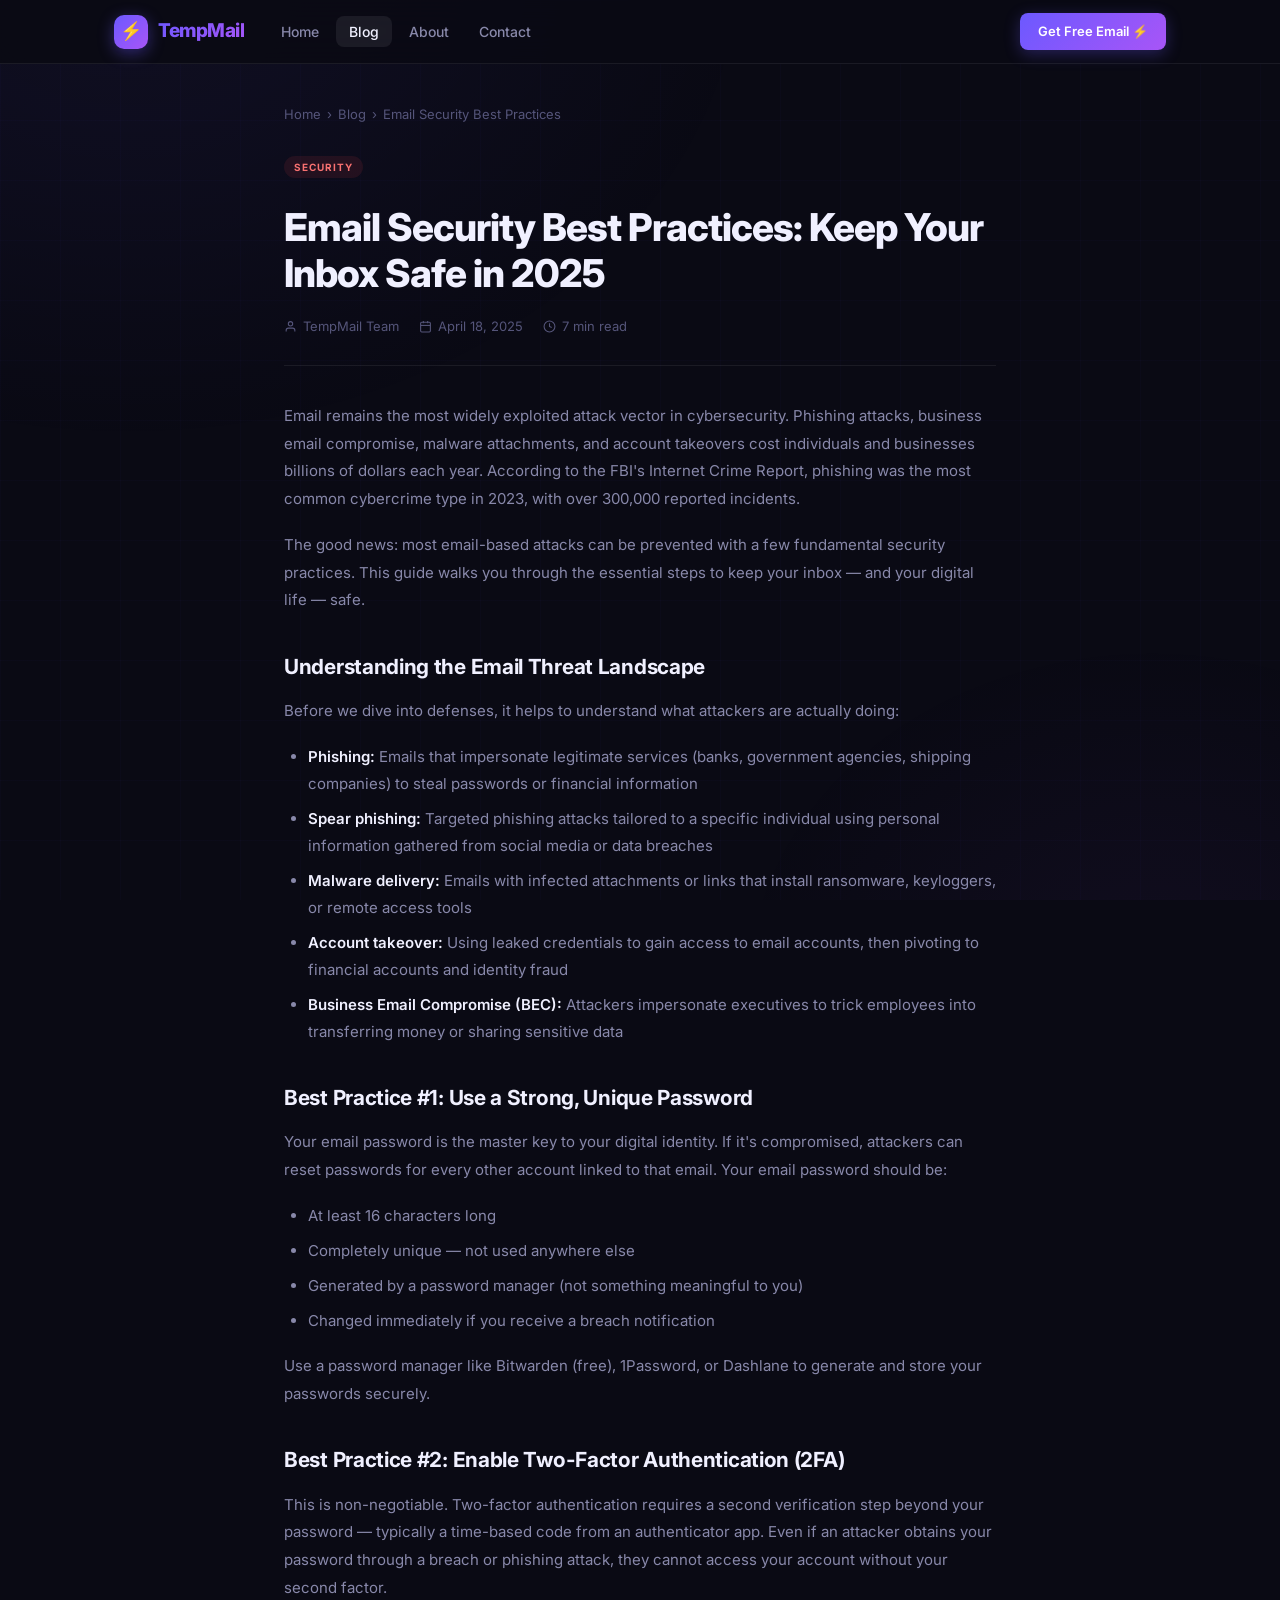
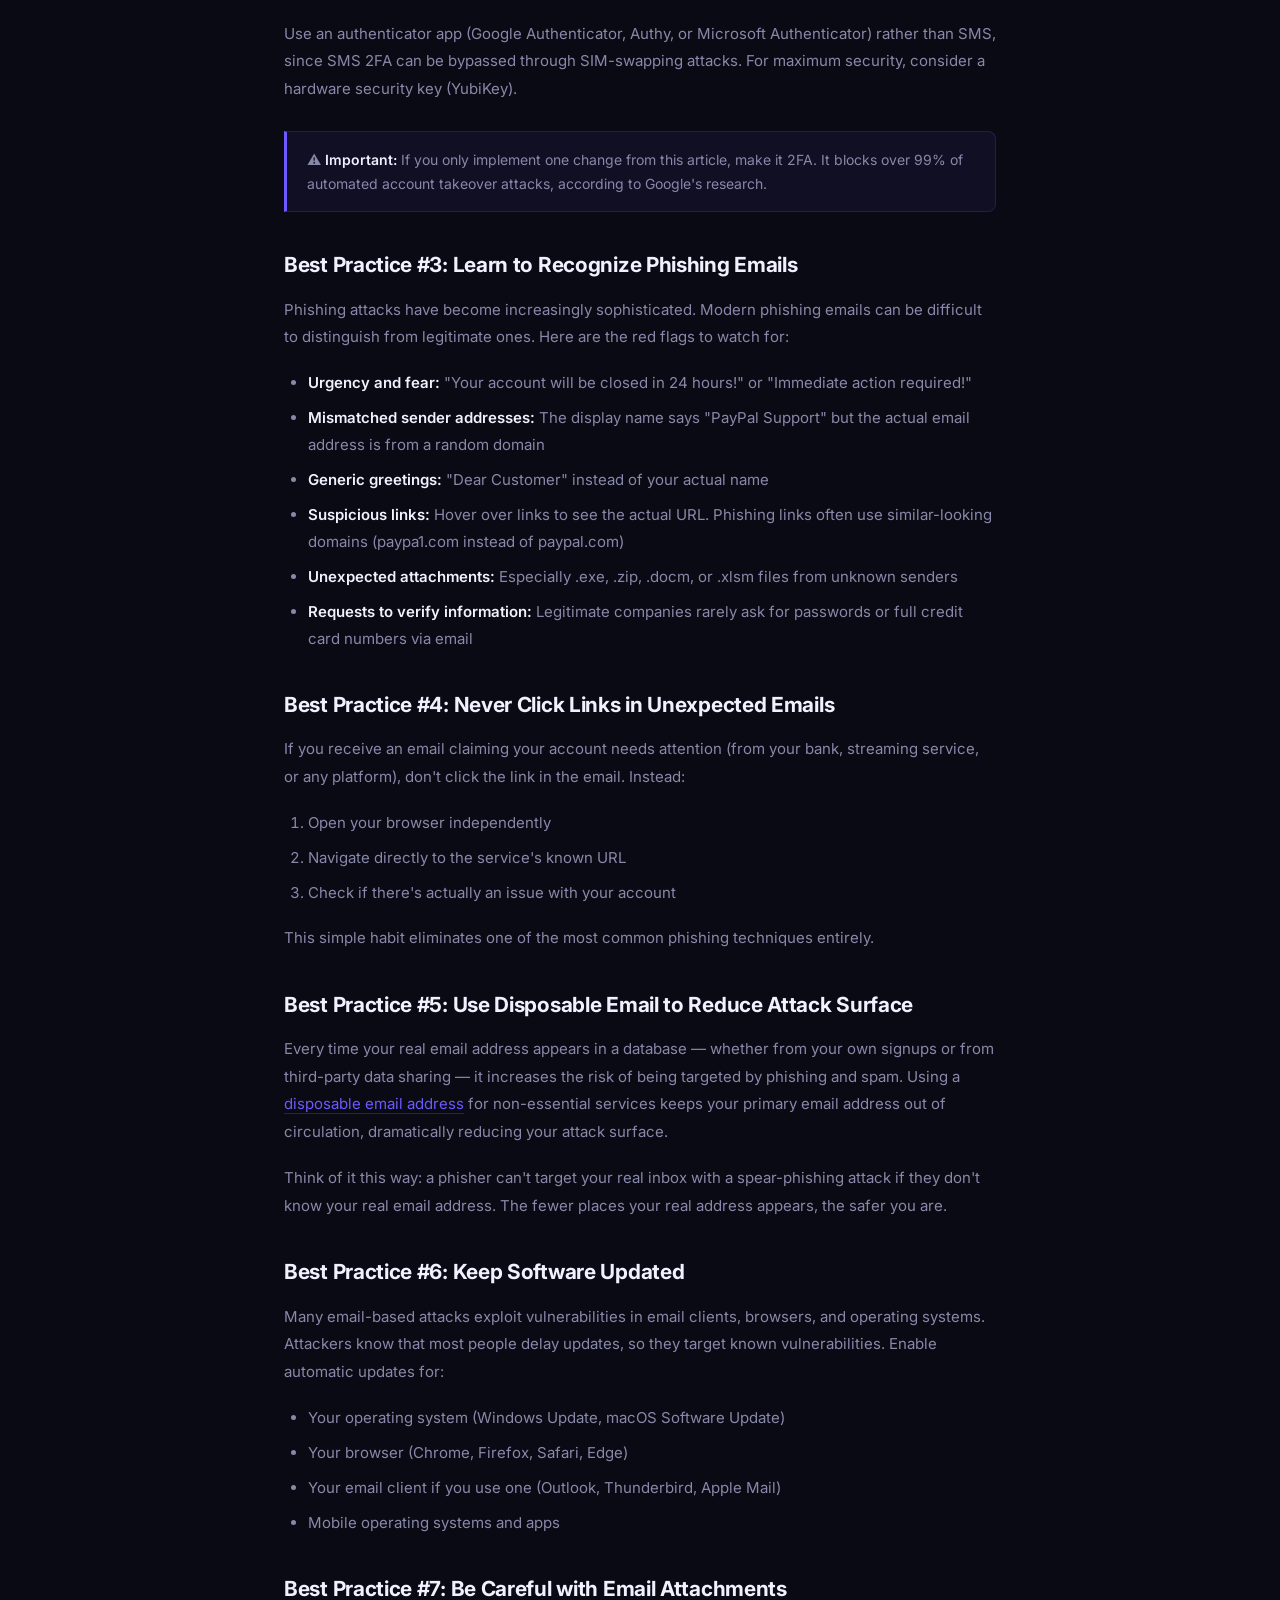
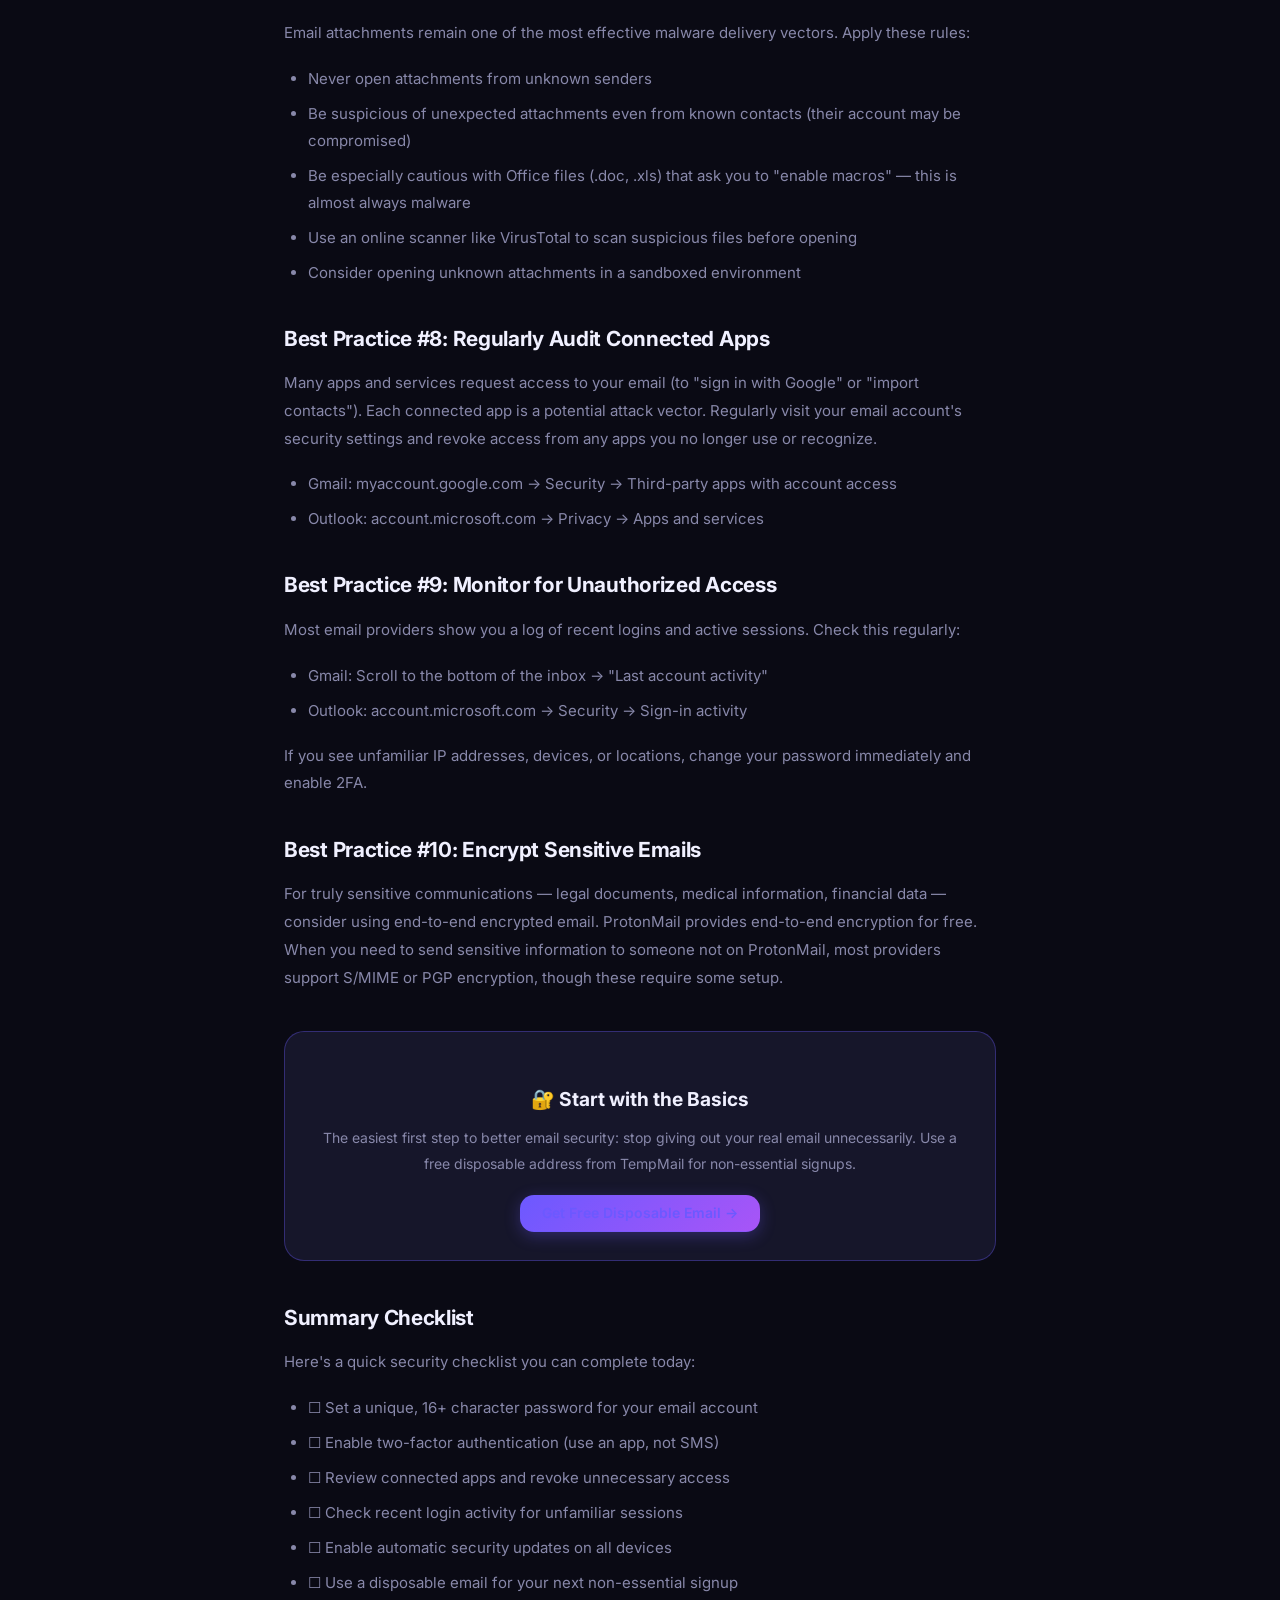
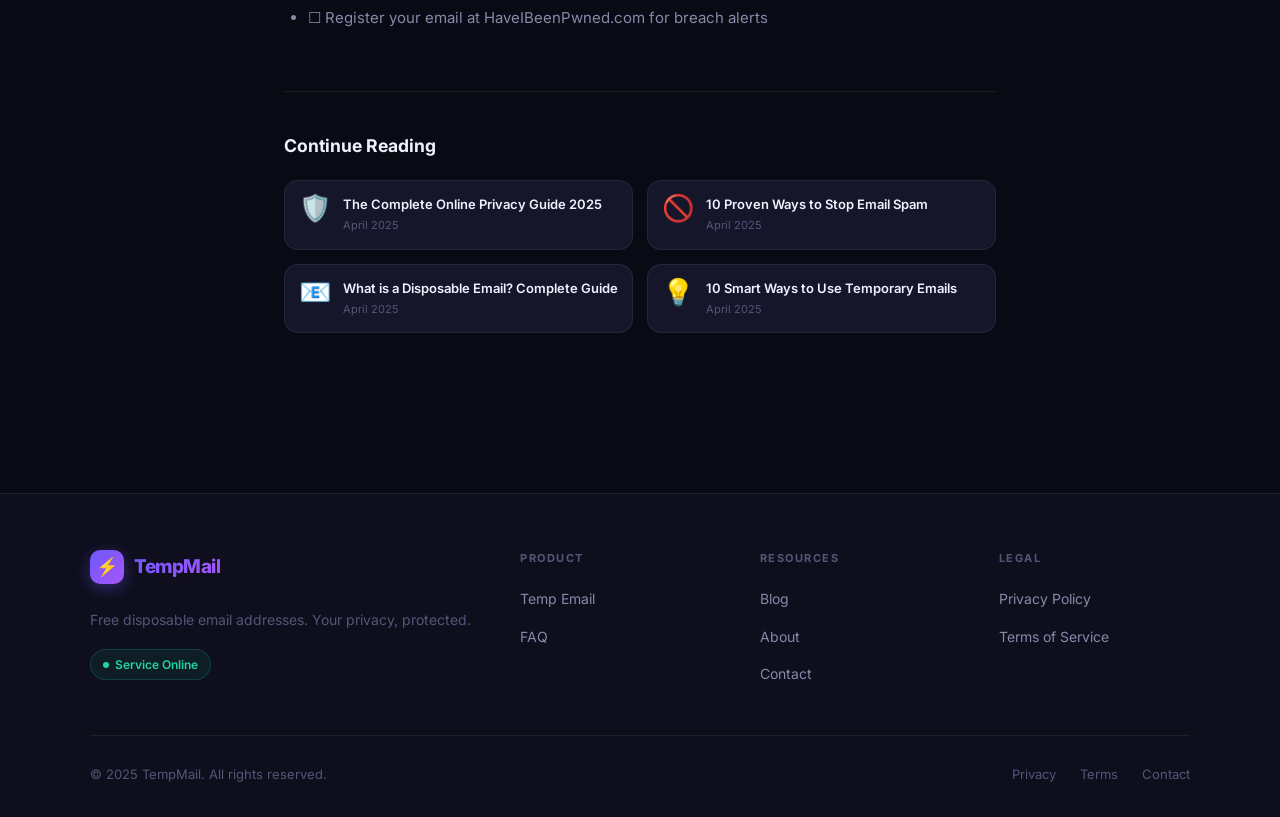
<file: blog/email-security-best-practices.html>
<!DOCTYPE html>
<html lang="en">
<head>
  <meta charset="UTF-8" />
  <meta name="viewport" content="width=device-width, initial-scale=1.0" />
  <title>Email Security Best Practices: Keep Your Inbox Safe in 2025 | TempMail Blog</title>
  <meta name="description" content="Protect yourself from phishing, hacking, and email fraud. Essential email security best practices every internet user should know in 2025." />
  <meta name="keywords" content="email security, phishing prevention, email hacking, secure inbox, email encryption, email account protection" />
  <link rel="canonical" href="https://yourdomain.vercel.app/blog/email-security-best-practices.html" />
  <link rel="preconnect" href="https://fonts.googleapis.com" />
  <link rel="preconnect" href="https://fonts.gstatic.com" crossorigin />
  <link href="https://fonts.googleapis.com/css2?family=Inter:wght@400;500;600;700;800&display=swap" rel="stylesheet" />
  <link rel="stylesheet" href="../styles.css" />
</head>
<body>
  <nav class="site-nav">
    <div class="nav-inner">
      <a href="/" class="nav-logo"><div class="nav-logo-icon">⚡</div><span class="nav-logo-text">TempMail</span></a>
      <ul class="nav-links">
        <li><a href="/">Home</a></li><li><a href="/blog.html" class="active">Blog</a></li>
        <li><a href="/about.html">About</a></li><li><a href="/contact.html">Contact</a></li>
      </ul>
      <div class="nav-right"><a href="/" class="nav-cta">Get Free Email ⚡</a></div>
      <button class="hamburger" id="hamburger" aria-label="Menu"><span></span><span></span><span></span></button>
    </div>
    <div class="mobile-nav" id="mobile-nav">
      <a href="/">⚡ Home</a><a href="/blog.html">📝 Blog</a><a href="/about.html">ℹ️ About</a>
      <a href="/contact.html">📫 Contact</a><a href="/privacy.html">🔒 Privacy</a><a href="/terms.html">📋 Terms</a>
    </div>
  </nav>

  <div class="article-wrap">
    <div class="breadcrumb">
      <a href="/">Home</a><span class="breadcrumb-sep">›</span>
      <a href="/blog.html">Blog</a><span class="breadcrumb-sep">›</span>
      <span>Email Security Best Practices</span>
    </div>

    <span class="blog-tag t-security" style="margin-bottom:14px;display:inline-block">Security</span>
    <h1 class="article-title">Email Security Best Practices: Keep Your Inbox Safe in 2025</h1>

    <div class="article-meta">
      <div class="article-meta-item"><svg viewBox="0 0 24 24" fill="none" stroke="currentColor" stroke-width="2"><path d="M20 21v-2a4 4 0 0 0-4-4H8a4 4 0 0 0-4 4v2"/><circle cx="12" cy="7" r="4"/></svg>TempMail Team</div>
      <div class="article-meta-item"><svg viewBox="0 0 24 24" fill="none" stroke="currentColor" stroke-width="2"><rect x="3" y="4" width="18" height="18" rx="2"/><line x1="16" y1="2" x2="16" y2="6"/><line x1="8" y1="2" x2="8" y2="6"/><line x1="3" y1="10" x2="21" y2="10"/></svg>April 18, 2025</div>
      <div class="article-meta-item"><svg viewBox="0 0 24 24" fill="none" stroke="currentColor" stroke-width="2"><circle cx="12" cy="12" r="10"/><polyline points="12 6 12 12 16 14"/></svg>7 min read</div>
    </div>

    <div class="article-body">
      <p>Email remains the most widely exploited attack vector in cybersecurity. Phishing attacks, business email compromise, malware attachments, and account takeovers cost individuals and businesses billions of dollars each year. According to the FBI's Internet Crime Report, phishing was the most common cybercrime type in 2023, with over 300,000 reported incidents.</p>
      <p>The good news: most email-based attacks can be prevented with a few fundamental security practices. This guide walks you through the essential steps to keep your inbox — and your digital life — safe.</p>

      <h2>Understanding the Email Threat Landscape</h2>
      <p>Before we dive into defenses, it helps to understand what attackers are actually doing:</p>
      <ul>
        <li><strong>Phishing:</strong> Emails that impersonate legitimate services (banks, government agencies, shipping companies) to steal passwords or financial information</li>
        <li><strong>Spear phishing:</strong> Targeted phishing attacks tailored to a specific individual using personal information gathered from social media or data breaches</li>
        <li><strong>Malware delivery:</strong> Emails with infected attachments or links that install ransomware, keyloggers, or remote access tools</li>
        <li><strong>Account takeover:</strong> Using leaked credentials to gain access to email accounts, then pivoting to financial accounts and identity fraud</li>
        <li><strong>Business Email Compromise (BEC):</strong> Attackers impersonate executives to trick employees into transferring money or sharing sensitive data</li>
      </ul>

      <h2>Best Practice #1: Use a Strong, Unique Password</h2>
      <p>Your email password is the master key to your digital identity. If it's compromised, attackers can reset passwords for every other account linked to that email. Your email password should be:</p>
      <ul>
        <li>At least 16 characters long</li>
        <li>Completely unique — not used anywhere else</li>
        <li>Generated by a password manager (not something meaningful to you)</li>
        <li>Changed immediately if you receive a breach notification</li>
      </ul>
      <p>Use a password manager like Bitwarden (free), 1Password, or Dashlane to generate and store your passwords securely.</p>

      <h2>Best Practice #2: Enable Two-Factor Authentication (2FA)</h2>
      <p>This is non-negotiable. Two-factor authentication requires a second verification step beyond your password — typically a time-based code from an authenticator app. Even if an attacker obtains your password through a breach or phishing attack, they cannot access your account without your second factor.</p>
      <p>Use an authenticator app (Google Authenticator, Authy, or Microsoft Authenticator) rather than SMS, since SMS 2FA can be bypassed through SIM-swapping attacks. For maximum security, consider a hardware security key (YubiKey).</p>

      <div class="callout">
        <p>⚠️ <strong>Important:</strong> If you only implement one change from this article, make it 2FA. It blocks over 99% of automated account takeover attacks, according to Google's research.</p>
      </div>

      <h2>Best Practice #3: Learn to Recognize Phishing Emails</h2>
      <p>Phishing attacks have become increasingly sophisticated. Modern phishing emails can be difficult to distinguish from legitimate ones. Here are the red flags to watch for:</p>
      <ul>
        <li><strong>Urgency and fear:</strong> "Your account will be closed in 24 hours!" or "Immediate action required!"</li>
        <li><strong>Mismatched sender addresses:</strong> The display name says "PayPal Support" but the actual email address is from a random domain</li>
        <li><strong>Generic greetings:</strong> "Dear Customer" instead of your actual name</li>
        <li><strong>Suspicious links:</strong> Hover over links to see the actual URL. Phishing links often use similar-looking domains (paypa1.com instead of paypal.com)</li>
        <li><strong>Unexpected attachments:</strong> Especially .exe, .zip, .docm, or .xlsm files from unknown senders</li>
        <li><strong>Requests to verify information:</strong> Legitimate companies rarely ask for passwords or full credit card numbers via email</li>
      </ul>

      <h2>Best Practice #4: Never Click Links in Unexpected Emails</h2>
      <p>If you receive an email claiming your account needs attention (from your bank, streaming service, or any platform), don't click the link in the email. Instead:</p>
      <ol>
        <li>Open your browser independently</li>
        <li>Navigate directly to the service's known URL</li>
        <li>Check if there's actually an issue with your account</li>
      </ol>
      <p>This simple habit eliminates one of the most common phishing techniques entirely.</p>

      <h2>Best Practice #5: Use Disposable Email to Reduce Attack Surface</h2>
      <p>Every time your real email address appears in a database — whether from your own signups or from third-party data sharing — it increases the risk of being targeted by phishing and spam. Using a <a href="/">disposable email address</a> for non-essential services keeps your primary email address out of circulation, dramatically reducing your attack surface.</p>
      <p>Think of it this way: a phisher can't target your real inbox with a spear-phishing attack if they don't know your real email address. The fewer places your real address appears, the safer you are.</p>

      <h2>Best Practice #6: Keep Software Updated</h2>
      <p>Many email-based attacks exploit vulnerabilities in email clients, browsers, and operating systems. Attackers know that most people delay updates, so they target known vulnerabilities. Enable automatic updates for:</p>
      <ul>
        <li>Your operating system (Windows Update, macOS Software Update)</li>
        <li>Your browser (Chrome, Firefox, Safari, Edge)</li>
        <li>Your email client if you use one (Outlook, Thunderbird, Apple Mail)</li>
        <li>Mobile operating systems and apps</li>
      </ul>

      <h2>Best Practice #7: Be Careful with Email Attachments</h2>
      <p>Email attachments remain one of the most effective malware delivery vectors. Apply these rules:</p>
      <ul>
        <li>Never open attachments from unknown senders</li>
        <li>Be suspicious of unexpected attachments even from known contacts (their account may be compromised)</li>
        <li>Be especially cautious with Office files (.doc, .xls) that ask you to "enable macros" — this is almost always malware</li>
        <li>Use an online scanner like VirusTotal to scan suspicious files before opening</li>
        <li>Consider opening unknown attachments in a sandboxed environment</li>
      </ul>

      <h2>Best Practice #8: Regularly Audit Connected Apps</h2>
      <p>Many apps and services request access to your email (to "sign in with Google" or "import contacts"). Each connected app is a potential attack vector. Regularly visit your email account's security settings and revoke access from any apps you no longer use or recognize.</p>
      <ul>
        <li>Gmail: myaccount.google.com → Security → Third-party apps with account access</li>
        <li>Outlook: account.microsoft.com → Privacy → Apps and services</li>
      </ul>

      <h2>Best Practice #9: Monitor for Unauthorized Access</h2>
      <p>Most email providers show you a log of recent logins and active sessions. Check this regularly:</p>
      <ul>
        <li>Gmail: Scroll to the bottom of the inbox → "Last account activity"</li>
        <li>Outlook: account.microsoft.com → Security → Sign-in activity</li>
      </ul>
      <p>If you see unfamiliar IP addresses, devices, or locations, change your password immediately and enable 2FA.</p>

      <h2>Best Practice #10: Encrypt Sensitive Emails</h2>
      <p>For truly sensitive communications — legal documents, medical information, financial data — consider using end-to-end encrypted email. ProtonMail provides end-to-end encryption for free. When you need to send sensitive information to someone not on ProtonMail, most providers support S/MIME or PGP encryption, though these require some setup.</p>

      <div class="article-cta">
        <h3>🔐 Start with the Basics</h3>
        <p>The easiest first step to better email security: stop giving out your real email unnecessarily. Use a free disposable address from TempMail for non-essential signups.</p>
        <a href="/" class="s-btn s-btn-primary">Get Free Disposable Email →</a>
      </div>

      <h2>Summary Checklist</h2>
      <p>Here's a quick security checklist you can complete today:</p>
      <ul>
        <li>☐ Set a unique, 16+ character password for your email account</li>
        <li>☐ Enable two-factor authentication (use an app, not SMS)</li>
        <li>☐ Review connected apps and revoke unnecessary access</li>
        <li>☐ Check recent login activity for unfamiliar sessions</li>
        <li>☐ Enable automatic security updates on all devices</li>
        <li>☐ Use a disposable email for your next non-essential signup</li>
        <li>☐ Register your email at HaveIBeenPwned.com for breach alerts</li>
      </ul>
    </div>

    <div class="related-section">
      <div class="related-title">Continue Reading</div>
      <div class="related-grid">
        <a class="related-item" href="/blog/online-privacy-guide-2025.html"><div class="related-em">🛡️</div><div><div class="related-item-title">The Complete Online Privacy Guide 2025</div><div class="related-item-date">April 2025</div></div></a>
        <a class="related-item" href="/blog/how-to-stop-email-spam.html"><div class="related-em">🚫</div><div><div class="related-item-title">10 Proven Ways to Stop Email Spam</div><div class="related-item-date">April 2025</div></div></a>
        <a class="related-item" href="/blog/what-is-disposable-email.html"><div class="related-em">📧</div><div><div class="related-item-title">What is a Disposable Email? Complete Guide</div><div class="related-item-date">April 2025</div></div></a>
        <a class="related-item" href="/blog/best-uses-temp-email.html"><div class="related-em">💡</div><div><div class="related-item-title">10 Smart Ways to Use Temporary Emails</div><div class="related-item-date">April 2025</div></div></a>
      </div>
    </div>
  </div>

  <footer class="site-footer"><div class="footer-inner"><div class="footer-grid"><div><a href="/" class="nav-logo" style="margin-bottom:12px;display:inline-flex"><div class="nav-logo-icon">⚡</div><span class="nav-logo-text">TempMail</span></a><p class="footer-brand-desc">Free disposable email addresses. Your privacy, protected.</p><div class="footer-badge"><span class="dot"></span> Service Online</div></div><div><div class="footer-col-title">Product</div><ul class="footer-links"><li><a href="/">Temp Email</a></li><li><a href="/#faq">FAQ</a></li></ul></div><div><div class="footer-col-title">Resources</div><ul class="footer-links"><li><a href="/blog.html">Blog</a></li><li><a href="/about.html">About</a></li><li><a href="/contact.html">Contact</a></li></ul></div><div><div class="footer-col-title">Legal</div><ul class="footer-links"><li><a href="/privacy.html">Privacy Policy</a></li><li><a href="/terms.html">Terms of Service</a></li></ul></div></div><div class="footer-bottom"><p class="footer-copy">© 2025 TempMail. All rights reserved.</p><div class="footer-legal"><a href="/privacy.html">Privacy</a><a href="/terms.html">Terms</a><a href="/contact.html">Contact</a></div></div></div></footer>
  <script>document.getElementById('hamburger').addEventListener('click',()=>document.getElementById('mobile-nav').classList.toggle('open'));</script>
</body>
</html>
</file>
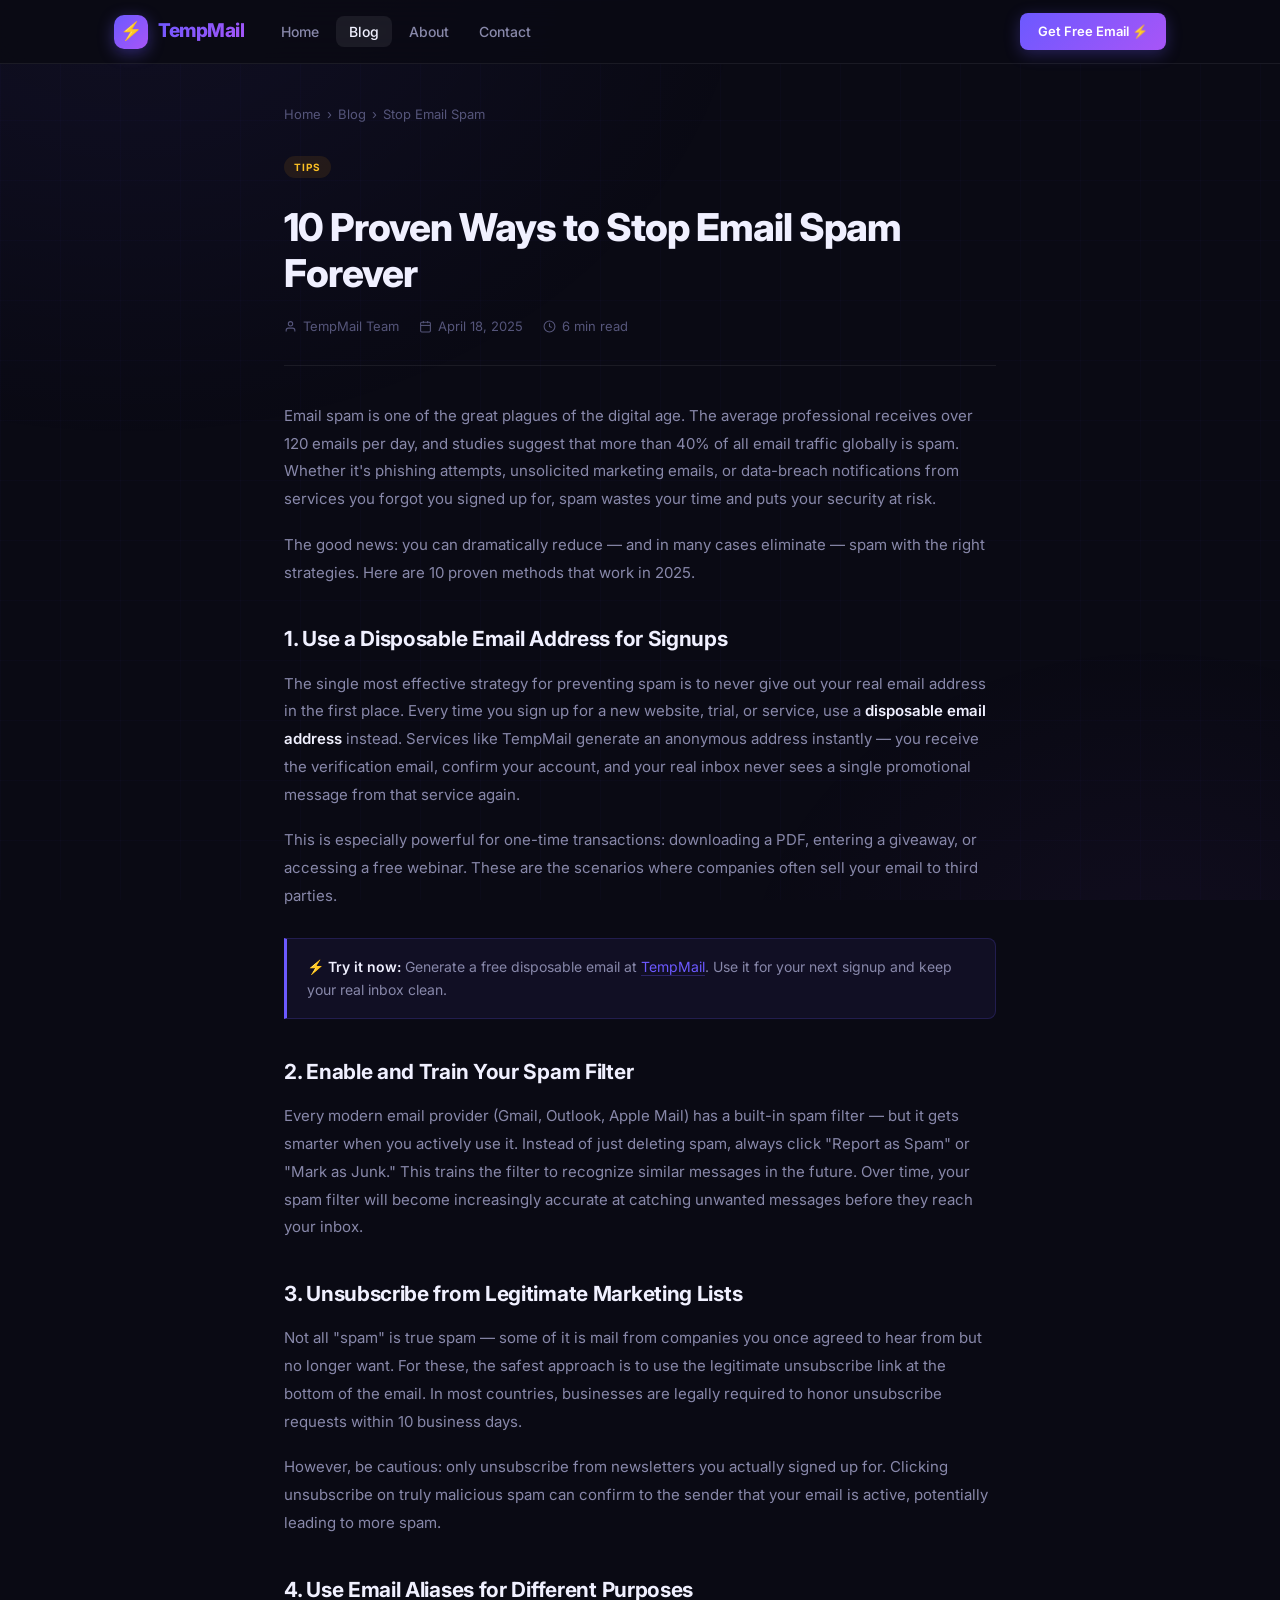
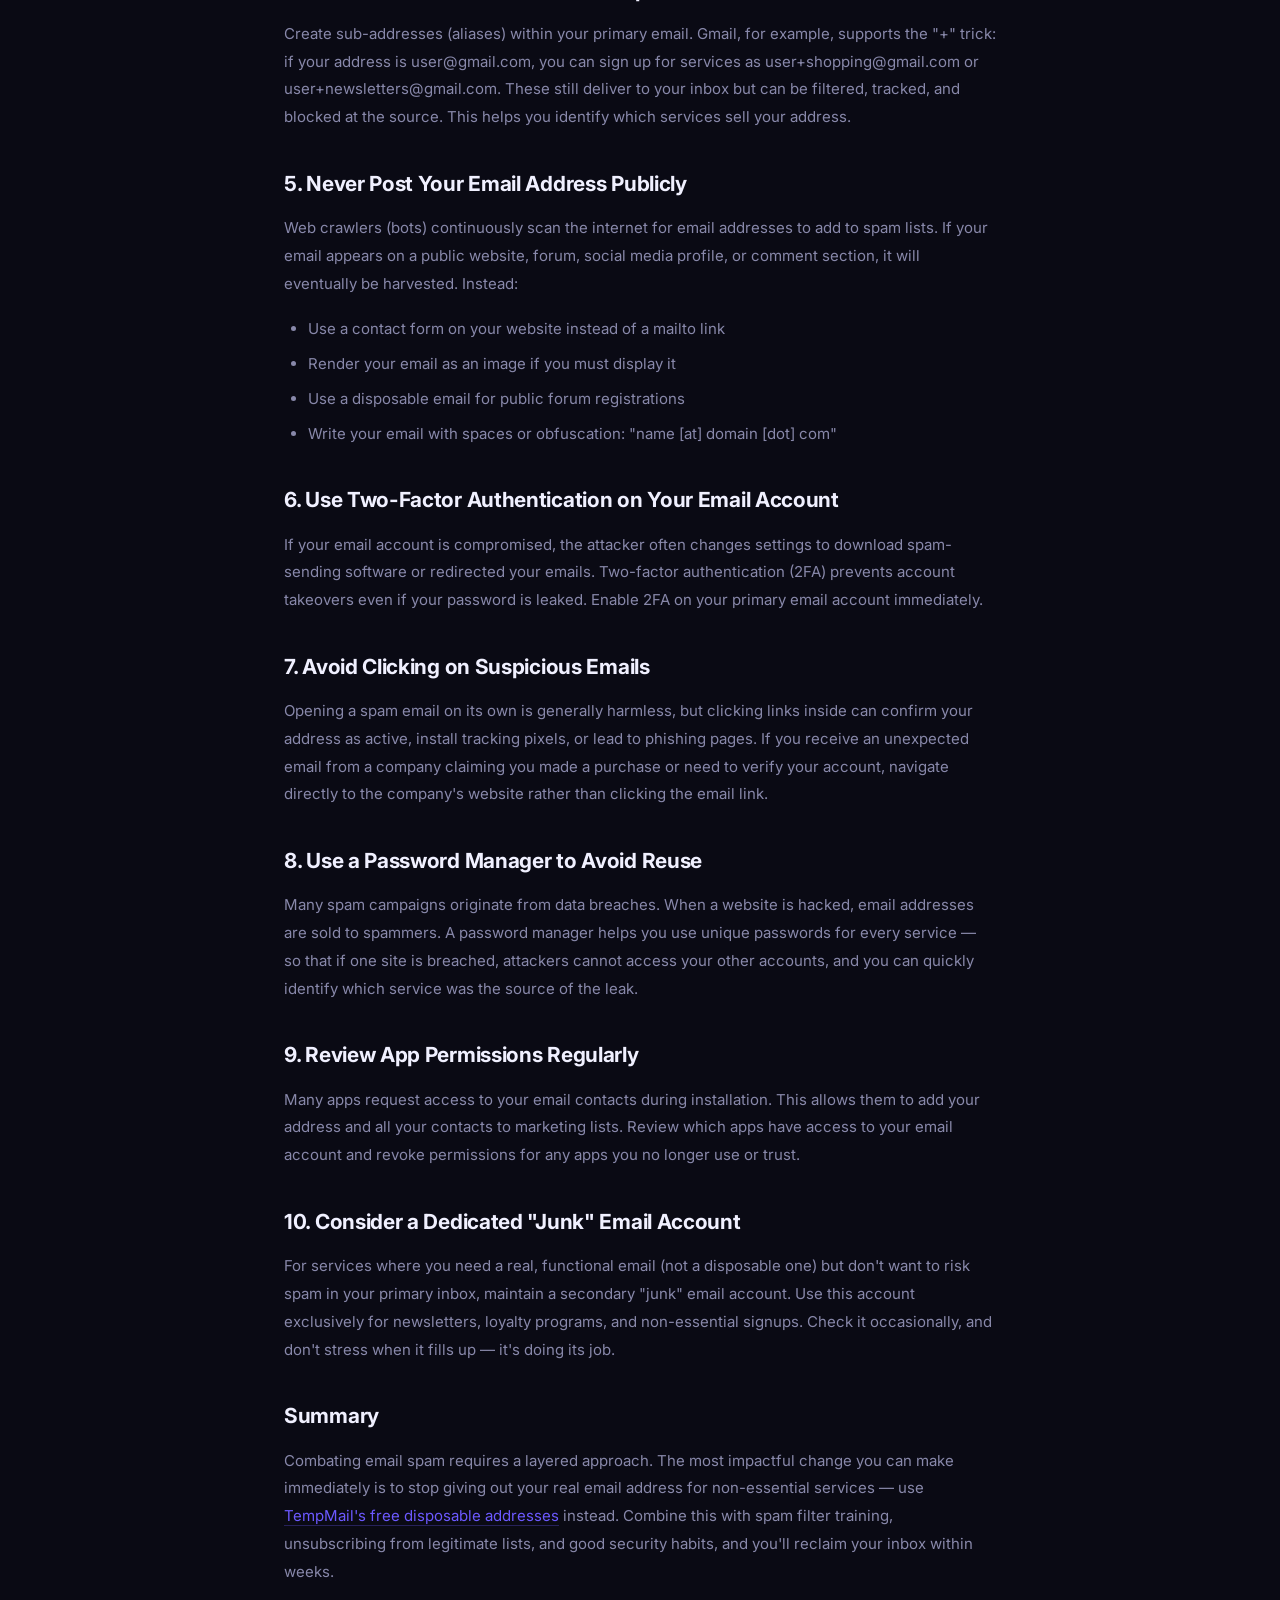
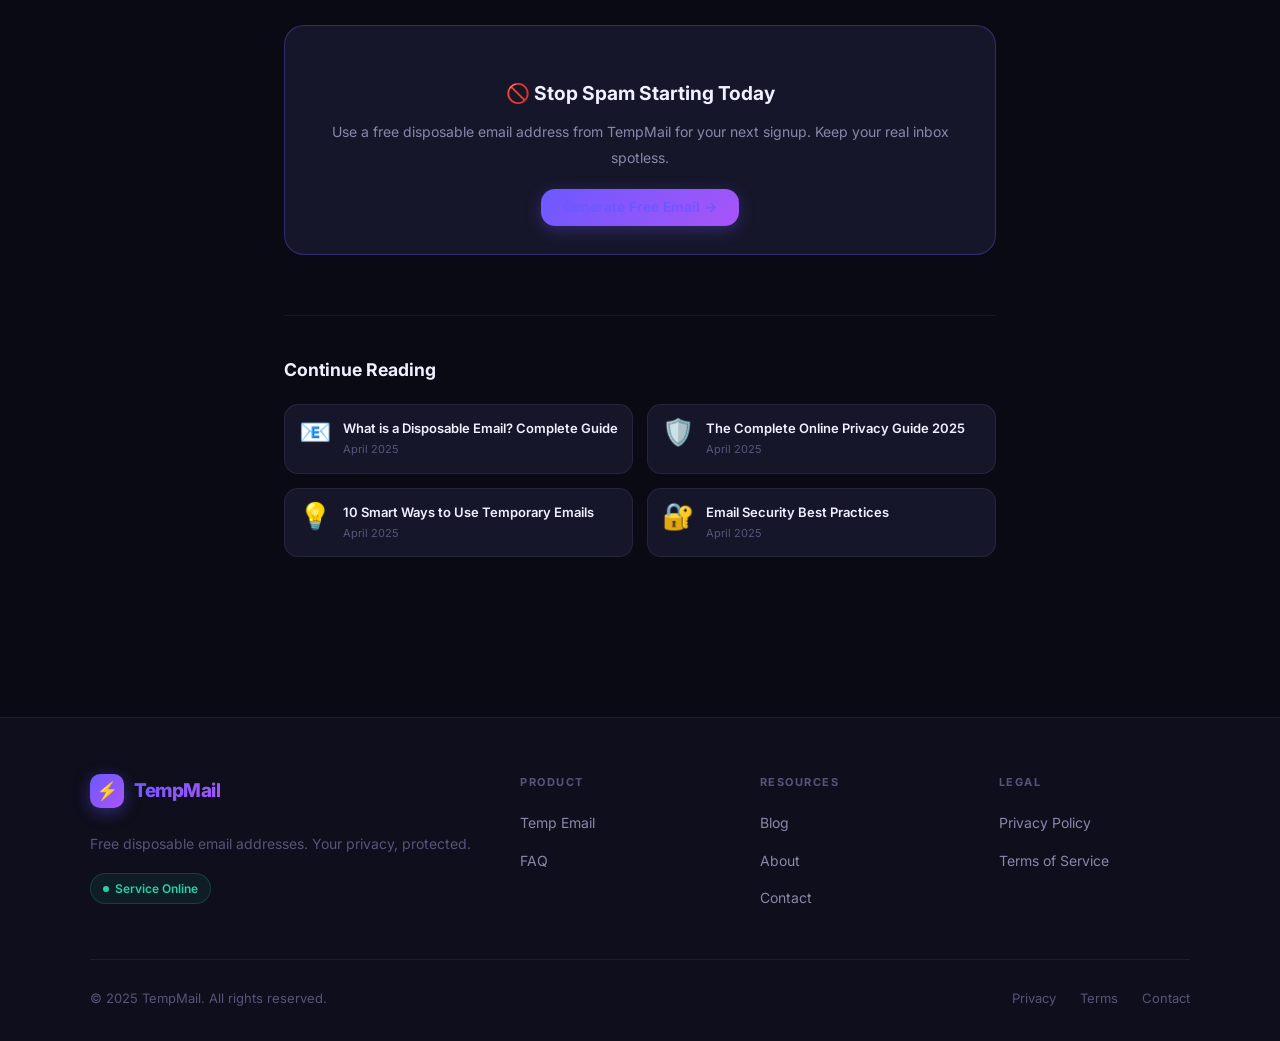
<file: blog/how-to-stop-email-spam.html>
<!DOCTYPE html>
<html lang="en">
<head>
  <meta charset="UTF-8" />
  <meta name="viewport" content="width=device-width, initial-scale=1.0" />
  <title>10 Proven Ways to Stop Email Spam Forever (2025) | TempMail Blog</title>
  <meta name="description" content="Tired of spam overflowing your inbox? Discover 10 proven, actionable methods to stop email spam permanently, including using disposable email addresses." />
  <meta name="keywords" content="stop email spam, prevent spam, spam filter, unsubscribe spam, disposable email spam prevention" />
  <link rel="canonical" href="https://yourdomain.vercel.app/blog/how-to-stop-email-spam.html" />
  <link rel="preconnect" href="https://fonts.googleapis.com" />
  <link rel="preconnect" href="https://fonts.gstatic.com" crossorigin />
  <link href="https://fonts.googleapis.com/css2?family=Inter:wght@400;500;600;700;800&display=swap" rel="stylesheet" />
  <link rel="stylesheet" href="../styles.css" />
</head>
<body>
  <nav class="site-nav">
    <div class="nav-inner">
      <a href="/" class="nav-logo"><div class="nav-logo-icon">⚡</div><span class="nav-logo-text">TempMail</span></a>
      <ul class="nav-links">
        <li><a href="/">Home</a></li><li><a href="/blog.html" class="active">Blog</a></li>
        <li><a href="/about.html">About</a></li><li><a href="/contact.html">Contact</a></li>
      </ul>
      <div class="nav-right"><a href="/" class="nav-cta">Get Free Email ⚡</a></div>
      <button class="hamburger" id="hamburger" aria-label="Menu"><span></span><span></span><span></span></button>
    </div>
    <div class="mobile-nav" id="mobile-nav">
      <a href="/">⚡ Home</a><a href="/blog.html">📝 Blog</a><a href="/about.html">ℹ️ About</a>
      <a href="/contact.html">📫 Contact</a><a href="/privacy.html">🔒 Privacy</a><a href="/terms.html">📋 Terms</a>
    </div>
  </nav>

  <div class="article-wrap">
    <div class="breadcrumb">
      <a href="/">Home</a><span class="breadcrumb-sep">›</span>
      <a href="/blog.html">Blog</a><span class="breadcrumb-sep">›</span>
      <span>Stop Email Spam</span>
    </div>

    <span class="blog-tag t-tips" style="margin-bottom:14px;display:inline-block">Tips</span>
    <h1 class="article-title">10 Proven Ways to Stop Email Spam Forever</h1>

    <div class="article-meta">
      <div class="article-meta-item"><svg viewBox="0 0 24 24" fill="none" stroke="currentColor" stroke-width="2"><path d="M20 21v-2a4 4 0 0 0-4-4H8a4 4 0 0 0-4 4v2"/><circle cx="12" cy="7" r="4"/></svg>TempMail Team</div>
      <div class="article-meta-item"><svg viewBox="0 0 24 24" fill="none" stroke="currentColor" stroke-width="2"><rect x="3" y="4" width="18" height="18" rx="2"/><line x1="16" y1="2" x2="16" y2="6"/><line x1="8" y1="2" x2="8" y2="6"/><line x1="3" y1="10" x2="21" y2="10"/></svg>April 18, 2025</div>
      <div class="article-meta-item"><svg viewBox="0 0 24 24" fill="none" stroke="currentColor" stroke-width="2"><circle cx="12" cy="12" r="10"/><polyline points="12 6 12 12 16 14"/></svg>6 min read</div>
    </div>

    <div class="article-body">
      <p>Email spam is one of the great plagues of the digital age. The average professional receives over 120 emails per day, and studies suggest that more than 40% of all email traffic globally is spam. Whether it's phishing attempts, unsolicited marketing emails, or data-breach notifications from services you forgot you signed up for, spam wastes your time and puts your security at risk.</p>
      <p>The good news: you can dramatically reduce — and in many cases eliminate — spam with the right strategies. Here are 10 proven methods that work in 2025.</p>

      <h2>1. Use a Disposable Email Address for Signups</h2>
      <p>The single most effective strategy for preventing spam is to never give out your real email address in the first place. Every time you sign up for a new website, trial, or service, use a <strong>disposable email address</strong> instead. Services like TempMail generate an anonymous address instantly — you receive the verification email, confirm your account, and your real inbox never sees a single promotional message from that service again.</p>
      <p>This is especially powerful for one-time transactions: downloading a PDF, entering a giveaway, or accessing a free webinar. These are the scenarios where companies often sell your email to third parties.</p>

      <div class="callout">
        <p>⚡ <strong>Try it now:</strong> Generate a free disposable email at <a href="/">TempMail</a>. Use it for your next signup and keep your real inbox clean.</p>
      </div>

      <h2>2. Enable and Train Your Spam Filter</h2>
      <p>Every modern email provider (Gmail, Outlook, Apple Mail) has a built-in spam filter — but it gets smarter when you actively use it. Instead of just deleting spam, always click "Report as Spam" or "Mark as Junk." This trains the filter to recognize similar messages in the future. Over time, your spam filter will become increasingly accurate at catching unwanted messages before they reach your inbox.</p>

      <h2>3. Unsubscribe from Legitimate Marketing Lists</h2>
      <p>Not all "spam" is true spam — some of it is mail from companies you once agreed to hear from but no longer want. For these, the safest approach is to use the legitimate unsubscribe link at the bottom of the email. In most countries, businesses are legally required to honor unsubscribe requests within 10 business days.</p>
      <p>However, be cautious: only unsubscribe from newsletters you actually signed up for. Clicking unsubscribe on truly malicious spam can confirm to the sender that your email is active, potentially leading to more spam.</p>

      <h2>4. Use Email Aliases for Different Purposes</h2>
      <p>Create sub-addresses (aliases) within your primary email. Gmail, for example, supports the "+" trick: if your address is user@gmail.com, you can sign up for services as user+shopping@gmail.com or user+newsletters@gmail.com. These still deliver to your inbox but can be filtered, tracked, and blocked at the source. This helps you identify which services sell your address.</p>

      <h2>5. Never Post Your Email Address Publicly</h2>
      <p>Web crawlers (bots) continuously scan the internet for email addresses to add to spam lists. If your email appears on a public website, forum, social media profile, or comment section, it will eventually be harvested. Instead:</p>
      <ul>
        <li>Use a contact form on your website instead of a mailto link</li>
        <li>Render your email as an image if you must display it</li>
        <li>Use a disposable email for public forum registrations</li>
        <li>Write your email with spaces or obfuscation: "name [at] domain [dot] com"</li>
      </ul>

      <h2>6. Use Two-Factor Authentication on Your Email Account</h2>
      <p>If your email account is compromised, the attacker often changes settings to download spam-sending software or redirected your emails. Two-factor authentication (2FA) prevents account takeovers even if your password is leaked. Enable 2FA on your primary email account immediately.</p>

      <h2>7. Avoid Clicking on Suspicious Emails</h2>
      <p>Opening a spam email on its own is generally harmless, but clicking links inside can confirm your address as active, install tracking pixels, or lead to phishing pages. If you receive an unexpected email from a company claiming you made a purchase or need to verify your account, navigate directly to the company's website rather than clicking the email link.</p>

      <h2>8. Use a Password Manager to Avoid Reuse</h2>
      <p>Many spam campaigns originate from data breaches. When a website is hacked, email addresses are sold to spammers. A password manager helps you use unique passwords for every service — so that if one site is breached, attackers cannot access your other accounts, and you can quickly identify which service was the source of the leak.</p>

      <h2>9. Review App Permissions Regularly</h2>
      <p>Many apps request access to your email contacts during installation. This allows them to add your address and all your contacts to marketing lists. Review which apps have access to your email account and revoke permissions for any apps you no longer use or trust.</p>

      <h2>10. Consider a Dedicated "Junk" Email Account</h2>
      <p>For services where you need a real, functional email (not a disposable one) but don't want to risk spam in your primary inbox, maintain a secondary "junk" email account. Use this account exclusively for newsletters, loyalty programs, and non-essential signups. Check it occasionally, and don't stress when it fills up — it's doing its job.</p>

      <h2>Summary</h2>
      <p>Combating email spam requires a layered approach. The most impactful change you can make immediately is to stop giving out your real email address for non-essential services — use <a href="/">TempMail's free disposable addresses</a> instead. Combine this with spam filter training, unsubscribing from legitimate lists, and good security habits, and you'll reclaim your inbox within weeks.</p>

      <div class="article-cta">
        <h3>🚫 Stop Spam Starting Today</h3>
        <p>Use a free disposable email address from TempMail for your next signup. Keep your real inbox spotless.</p>
        <a href="/" class="s-btn s-btn-primary">Generate Free Email →</a>
      </div>
    </div>

    <div class="related-section">
      <div class="related-title">Continue Reading</div>
      <div class="related-grid">
        <a class="related-item" href="/blog/what-is-disposable-email.html"><div class="related-em">📧</div><div><div class="related-item-title">What is a Disposable Email? Complete Guide</div><div class="related-item-date">April 2025</div></div></a>
        <a class="related-item" href="/blog/online-privacy-guide-2025.html"><div class="related-em">🛡️</div><div><div class="related-item-title">The Complete Online Privacy Guide 2025</div><div class="related-item-date">April 2025</div></div></a>
        <a class="related-item" href="/blog/best-uses-temp-email.html"><div class="related-em">💡</div><div><div class="related-item-title">10 Smart Ways to Use Temporary Emails</div><div class="related-item-date">April 2025</div></div></a>
        <a class="related-item" href="/blog/email-security-best-practices.html"><div class="related-em">🔐</div><div><div class="related-item-title">Email Security Best Practices</div><div class="related-item-date">April 2025</div></div></a>
      </div>
    </div>
  </div>

  <footer class="site-footer"><div class="footer-inner"><div class="footer-grid"><div><a href="/" class="nav-logo" style="margin-bottom:12px;display:inline-flex"><div class="nav-logo-icon">⚡</div><span class="nav-logo-text">TempMail</span></a><p class="footer-brand-desc">Free disposable email addresses. Your privacy, protected.</p><div class="footer-badge"><span class="dot"></span> Service Online</div></div><div><div class="footer-col-title">Product</div><ul class="footer-links"><li><a href="/">Temp Email</a></li><li><a href="/#faq">FAQ</a></li></ul></div><div><div class="footer-col-title">Resources</div><ul class="footer-links"><li><a href="/blog.html">Blog</a></li><li><a href="/about.html">About</a></li><li><a href="/contact.html">Contact</a></li></ul></div><div><div class="footer-col-title">Legal</div><ul class="footer-links"><li><a href="/privacy.html">Privacy Policy</a></li><li><a href="/terms.html">Terms of Service</a></li></ul></div></div><div class="footer-bottom"><p class="footer-copy">© 2025 TempMail. All rights reserved.</p><div class="footer-legal"><a href="/privacy.html">Privacy</a><a href="/terms.html">Terms</a><a href="/contact.html">Contact</a></div></div></div></footer>
  <script>document.getElementById('hamburger').addEventListener('click',()=>document.getElementById('mobile-nav').classList.toggle('open'));</script>
</body>
</html>
</file>
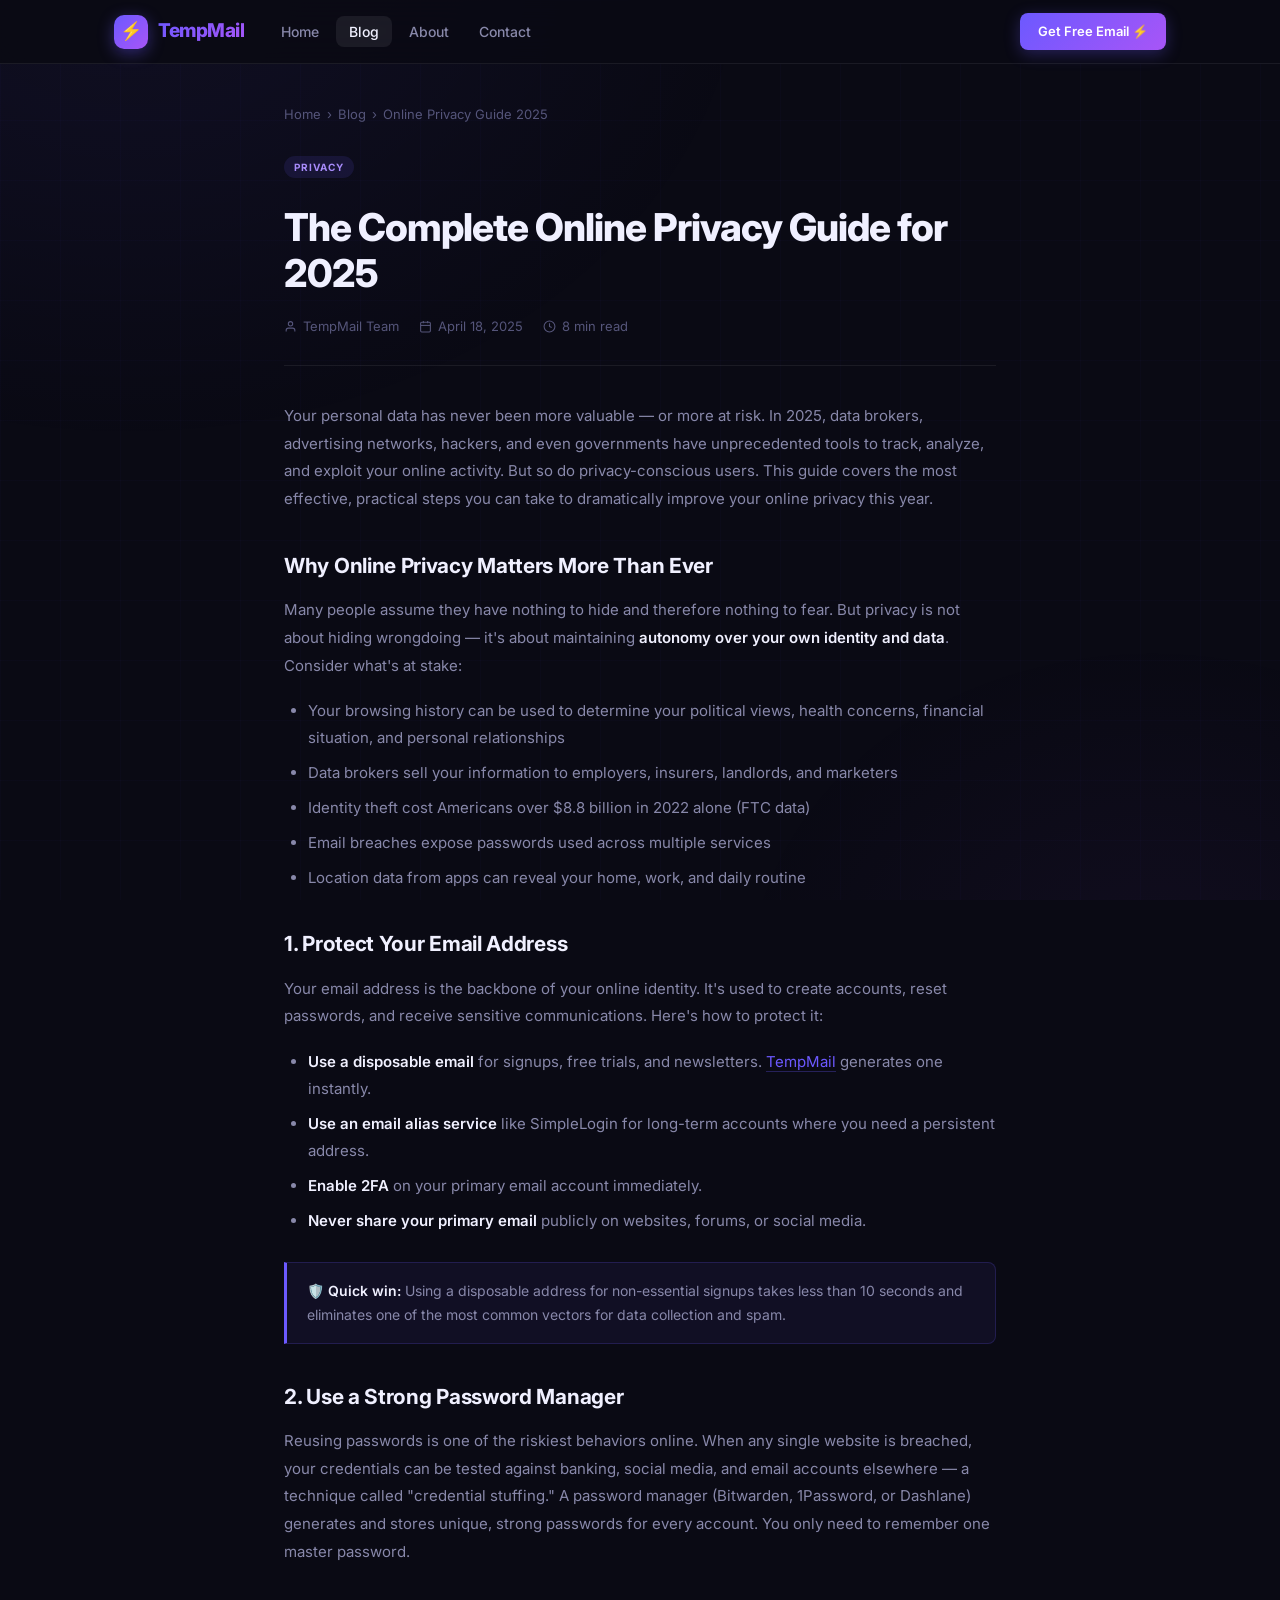
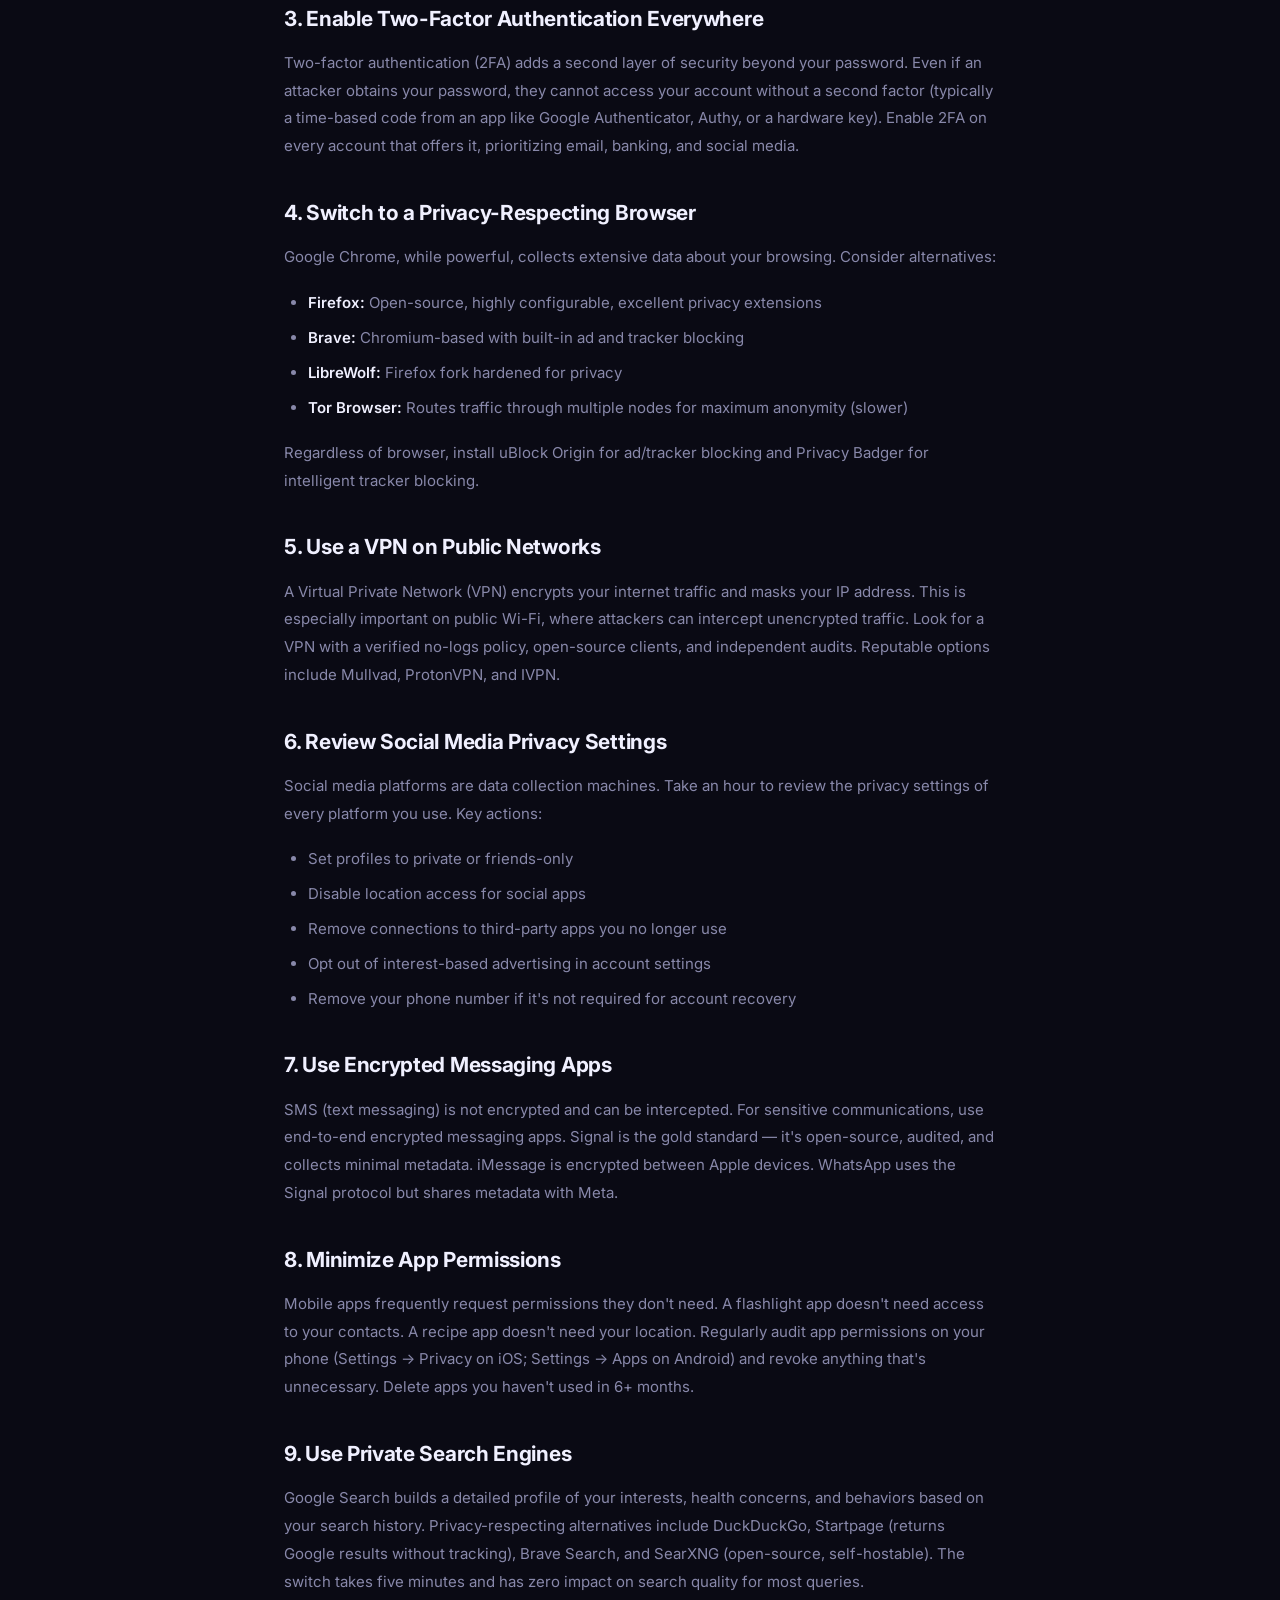
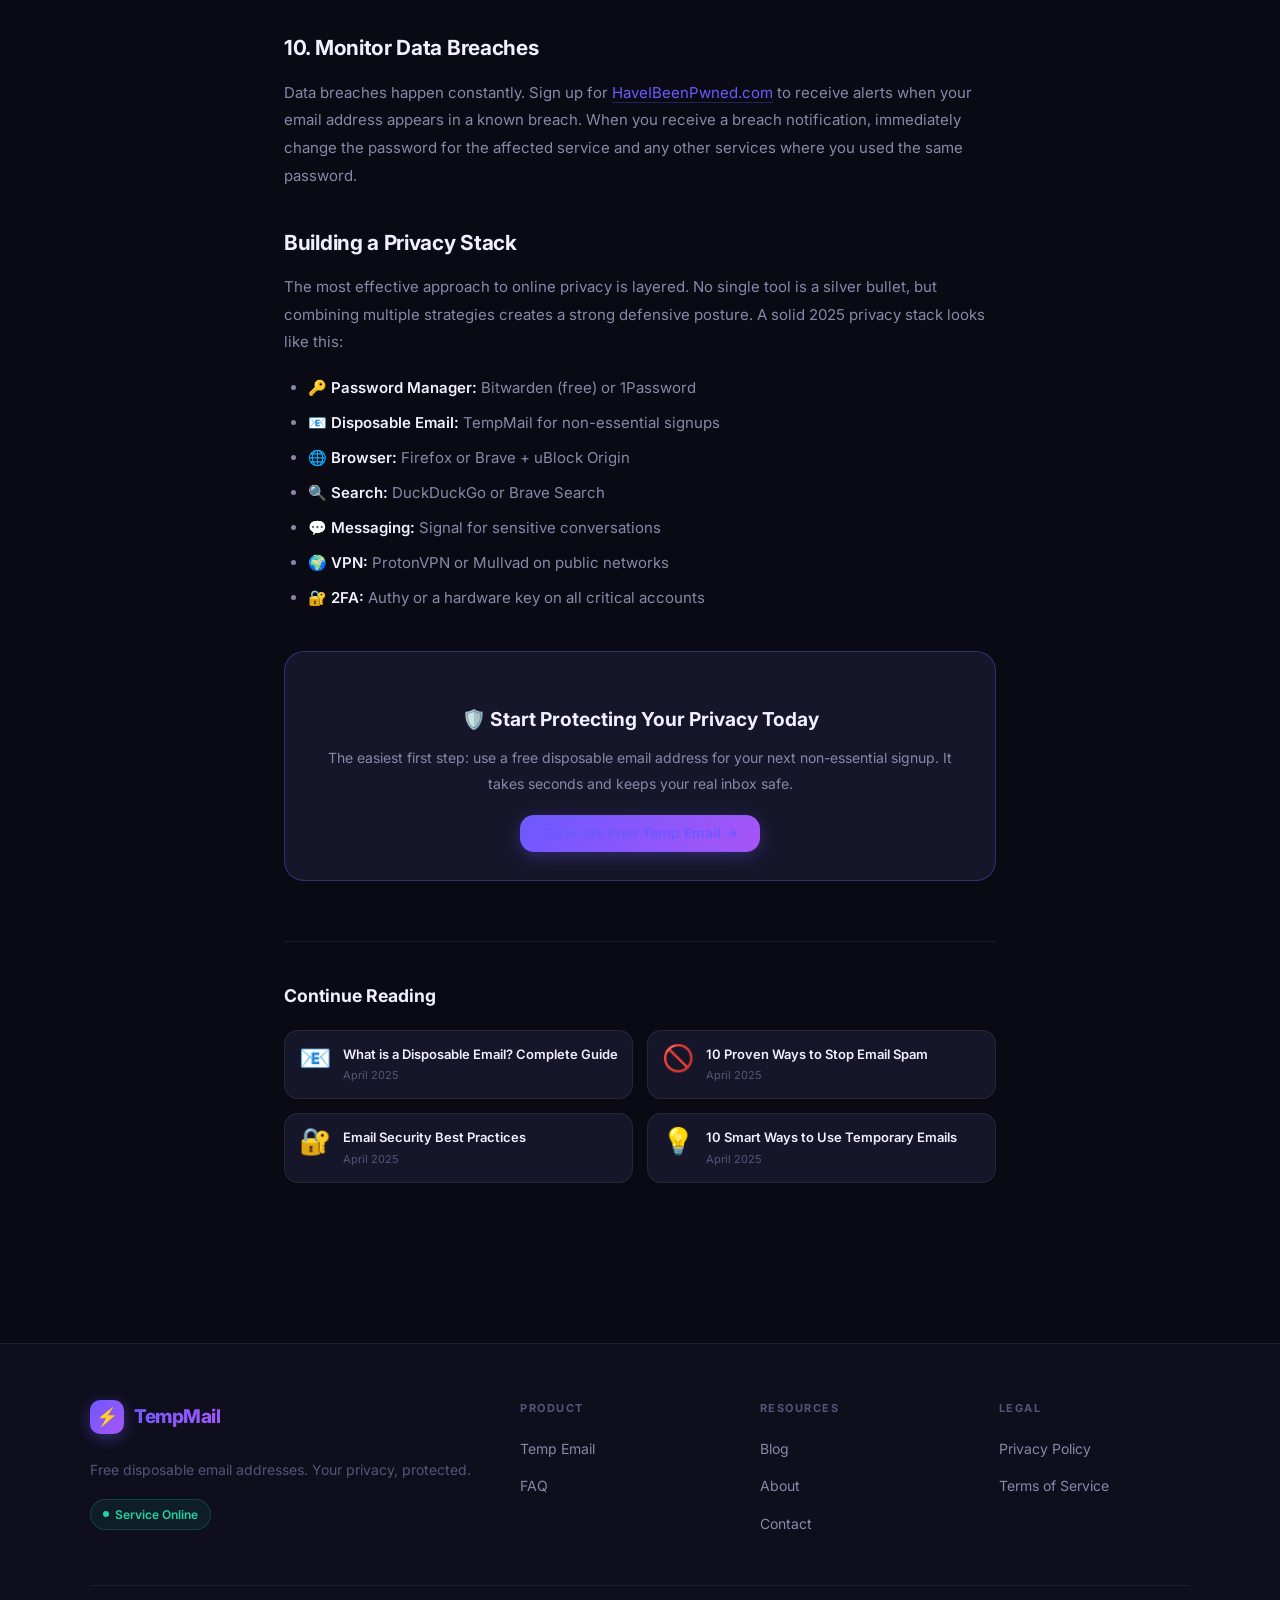
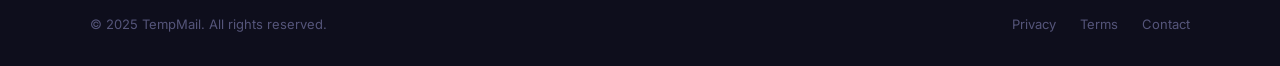
<file: blog/online-privacy-guide-2025.html>
<!DOCTYPE html>
<html lang="en">
<head>
  <meta charset="UTF-8" />
  <meta name="viewport" content="width=device-width, initial-scale=1.0" />
  <title>The Complete Online Privacy Guide for 2025 | TempMail Blog</title>
  <meta name="description" content="Protect your personal data online in 2025. A comprehensive guide covering VPNs, password managers, disposable email, browser privacy, and more actionable tips." />
  <meta name="keywords" content="online privacy 2025, digital privacy guide, protect personal data, VPN privacy, anonymous browsing, email privacy" />
  <link rel="canonical" href="https://yourdomain.vercel.app/blog/online-privacy-guide-2025.html" />
  <link rel="preconnect" href="https://fonts.googleapis.com" />
  <link rel="preconnect" href="https://fonts.gstatic.com" crossorigin />
  <link href="https://fonts.googleapis.com/css2?family=Inter:wght@400;500;600;700;800&display=swap" rel="stylesheet" />
  <link rel="stylesheet" href="../styles.css" />
</head>
<body>
  <nav class="site-nav">
    <div class="nav-inner">
      <a href="/" class="nav-logo"><div class="nav-logo-icon">⚡</div><span class="nav-logo-text">TempMail</span></a>
      <ul class="nav-links">
        <li><a href="/">Home</a></li><li><a href="/blog.html" class="active">Blog</a></li>
        <li><a href="/about.html">About</a></li><li><a href="/contact.html">Contact</a></li>
      </ul>
      <div class="nav-right"><a href="/" class="nav-cta">Get Free Email ⚡</a></div>
      <button class="hamburger" id="hamburger" aria-label="Menu"><span></span><span></span><span></span></button>
    </div>
    <div class="mobile-nav" id="mobile-nav">
      <a href="/">⚡ Home</a><a href="/blog.html">📝 Blog</a><a href="/about.html">ℹ️ About</a>
      <a href="/contact.html">📫 Contact</a><a href="/privacy.html">🔒 Privacy</a><a href="/terms.html">📋 Terms</a>
    </div>
  </nav>

  <div class="article-wrap">
    <div class="breadcrumb">
      <a href="/">Home</a><span class="breadcrumb-sep">›</span>
      <a href="/blog.html">Blog</a><span class="breadcrumb-sep">›</span>
      <span>Online Privacy Guide 2025</span>
    </div>

    <span class="blog-tag t-privacy" style="margin-bottom:14px;display:inline-block">Privacy</span>
    <h1 class="article-title">The Complete Online Privacy Guide for 2025</h1>

    <div class="article-meta">
      <div class="article-meta-item"><svg viewBox="0 0 24 24" fill="none" stroke="currentColor" stroke-width="2"><path d="M20 21v-2a4 4 0 0 0-4-4H8a4 4 0 0 0-4 4v2"/><circle cx="12" cy="7" r="4"/></svg>TempMail Team</div>
      <div class="article-meta-item"><svg viewBox="0 0 24 24" fill="none" stroke="currentColor" stroke-width="2"><rect x="3" y="4" width="18" height="18" rx="2"/><line x1="16" y1="2" x2="16" y2="6"/><line x1="8" y1="2" x2="8" y2="6"/><line x1="3" y1="10" x2="21" y2="10"/></svg>April 18, 2025</div>
      <div class="article-meta-item"><svg viewBox="0 0 24 24" fill="none" stroke="currentColor" stroke-width="2"><circle cx="12" cy="12" r="10"/><polyline points="12 6 12 12 16 14"/></svg>8 min read</div>
    </div>

    <div class="article-body">
      <p>Your personal data has never been more valuable — or more at risk. In 2025, data brokers, advertising networks, hackers, and even governments have unprecedented tools to track, analyze, and exploit your online activity. But so do privacy-conscious users. This guide covers the most effective, practical steps you can take to dramatically improve your online privacy this year.</p>

      <h2>Why Online Privacy Matters More Than Ever</h2>
      <p>Many people assume they have nothing to hide and therefore nothing to fear. But privacy is not about hiding wrongdoing — it's about maintaining <strong>autonomy over your own identity and data</strong>. Consider what's at stake:</p>
      <ul>
        <li>Your browsing history can be used to determine your political views, health concerns, financial situation, and personal relationships</li>
        <li>Data brokers sell your information to employers, insurers, landlords, and marketers</li>
        <li>Identity theft cost Americans over $8.8 billion in 2022 alone (FTC data)</li>
        <li>Email breaches expose passwords used across multiple services</li>
        <li>Location data from apps can reveal your home, work, and daily routine</li>
      </ul>

      <h2>1. Protect Your Email Address</h2>
      <p>Your email address is the backbone of your online identity. It's used to create accounts, reset passwords, and receive sensitive communications. Here's how to protect it:</p>
      <ul>
        <li><strong>Use a disposable email</strong> for signups, free trials, and newsletters. <a href="/">TempMail</a> generates one instantly.</li>
        <li><strong>Use an email alias service</strong> like SimpleLogin for long-term accounts where you need a persistent address.</li>
        <li><strong>Enable 2FA</strong> on your primary email account immediately.</li>
        <li><strong>Never share your primary email</strong> publicly on websites, forums, or social media.</li>
      </ul>

      <div class="callout">
        <p>🛡️ <strong>Quick win:</strong> Using a disposable address for non-essential signups takes less than 10 seconds and eliminates one of the most common vectors for data collection and spam.</p>
      </div>

      <h2>2. Use a Strong Password Manager</h2>
      <p>Reusing passwords is one of the riskiest behaviors online. When any single website is breached, your credentials can be tested against banking, social media, and email accounts elsewhere — a technique called "credential stuffing." A password manager (Bitwarden, 1Password, or Dashlane) generates and stores unique, strong passwords for every account. You only need to remember one master password.</p>

      <h2>3. Enable Two-Factor Authentication Everywhere</h2>
      <p>Two-factor authentication (2FA) adds a second layer of security beyond your password. Even if an attacker obtains your password, they cannot access your account without a second factor (typically a time-based code from an app like Google Authenticator, Authy, or a hardware key). Enable 2FA on every account that offers it, prioritizing email, banking, and social media.</p>

      <h2>4. Switch to a Privacy-Respecting Browser</h2>
      <p>Google Chrome, while powerful, collects extensive data about your browsing. Consider alternatives:</p>
      <ul>
        <li><strong>Firefox:</strong> Open-source, highly configurable, excellent privacy extensions</li>
        <li><strong>Brave:</strong> Chromium-based with built-in ad and tracker blocking</li>
        <li><strong>LibreWolf:</strong> Firefox fork hardened for privacy</li>
        <li><strong>Tor Browser:</strong> Routes traffic through multiple nodes for maximum anonymity (slower)</li>
      </ul>
      <p>Regardless of browser, install uBlock Origin for ad/tracker blocking and Privacy Badger for intelligent tracker blocking.</p>

      <h2>5. Use a VPN on Public Networks</h2>
      <p>A Virtual Private Network (VPN) encrypts your internet traffic and masks your IP address. This is especially important on public Wi-Fi, where attackers can intercept unencrypted traffic. Look for a VPN with a verified no-logs policy, open-source clients, and independent audits. Reputable options include Mullvad, ProtonVPN, and IVPN.</p>

      <h2>6. Review Social Media Privacy Settings</h2>
      <p>Social media platforms are data collection machines. Take an hour to review the privacy settings of every platform you use. Key actions:</p>
      <ul>
        <li>Set profiles to private or friends-only</li>
        <li>Disable location access for social apps</li>
        <li>Remove connections to third-party apps you no longer use</li>
        <li>Opt out of interest-based advertising in account settings</li>
        <li>Remove your phone number if it's not required for account recovery</li>
      </ul>

      <h2>7. Use Encrypted Messaging Apps</h2>
      <p>SMS (text messaging) is not encrypted and can be intercepted. For sensitive communications, use end-to-end encrypted messaging apps. Signal is the gold standard — it's open-source, audited, and collects minimal metadata. iMessage is encrypted between Apple devices. WhatsApp uses the Signal protocol but shares metadata with Meta.</p>

      <h2>8. Minimize App Permissions</h2>
      <p>Mobile apps frequently request permissions they don't need. A flashlight app doesn't need access to your contacts. A recipe app doesn't need your location. Regularly audit app permissions on your phone (Settings → Privacy on iOS; Settings → Apps on Android) and revoke anything that's unnecessary. Delete apps you haven't used in 6+ months.</p>

      <h2>9. Use Private Search Engines</h2>
      <p>Google Search builds a detailed profile of your interests, health concerns, and behaviors based on your search history. Privacy-respecting alternatives include DuckDuckGo, Startpage (returns Google results without tracking), Brave Search, and SearXNG (open-source, self-hostable). The switch takes five minutes and has zero impact on search quality for most queries.</p>

      <h2>10. Monitor Data Breaches</h2>
      <p>Data breaches happen constantly. Sign up for <a href="https://haveibeenpwned.com" target="_blank" rel="noopener noreferrer">HaveIBeenPwned.com</a> to receive alerts when your email address appears in a known breach. When you receive a breach notification, immediately change the password for the affected service and any other services where you used the same password.</p>

      <h2>Building a Privacy Stack</h2>
      <p>The most effective approach to online privacy is layered. No single tool is a silver bullet, but combining multiple strategies creates a strong defensive posture. A solid 2025 privacy stack looks like this:</p>
      <ul>
        <li>🔑 <strong>Password Manager:</strong> Bitwarden (free) or 1Password</li>
        <li>📧 <strong>Disposable Email:</strong> TempMail for non-essential signups</li>
        <li>🌐 <strong>Browser:</strong> Firefox or Brave + uBlock Origin</li>
        <li>🔍 <strong>Search:</strong> DuckDuckGo or Brave Search</li>
        <li>💬 <strong>Messaging:</strong> Signal for sensitive conversations</li>
        <li>🌍 <strong>VPN:</strong> ProtonVPN or Mullvad on public networks</li>
        <li>🔐 <strong>2FA:</strong> Authy or a hardware key on all critical accounts</li>
      </ul>

      <div class="article-cta">
        <h3>🛡️ Start Protecting Your Privacy Today</h3>
        <p>The easiest first step: use a free disposable email address for your next non-essential signup. It takes seconds and keeps your real inbox safe.</p>
        <a href="/" class="s-btn s-btn-primary">Generate Free Temp Email →</a>
      </div>
    </div>

    <div class="related-section">
      <div class="related-title">Continue Reading</div>
      <div class="related-grid">
        <a class="related-item" href="/blog/what-is-disposable-email.html"><div class="related-em">📧</div><div><div class="related-item-title">What is a Disposable Email? Complete Guide</div><div class="related-item-date">April 2025</div></div></a>
        <a class="related-item" href="/blog/how-to-stop-email-spam.html"><div class="related-em">🚫</div><div><div class="related-item-title">10 Proven Ways to Stop Email Spam</div><div class="related-item-date">April 2025</div></div></a>
        <a class="related-item" href="/blog/email-security-best-practices.html"><div class="related-em">🔐</div><div><div class="related-item-title">Email Security Best Practices</div><div class="related-item-date">April 2025</div></div></a>
        <a class="related-item" href="/blog/best-uses-temp-email.html"><div class="related-em">💡</div><div><div class="related-item-title">10 Smart Ways to Use Temporary Emails</div><div class="related-item-date">April 2025</div></div></a>
      </div>
    </div>
  </div>

  <footer class="site-footer"><div class="footer-inner"><div class="footer-grid"><div><a href="/" class="nav-logo" style="margin-bottom:12px;display:inline-flex"><div class="nav-logo-icon">⚡</div><span class="nav-logo-text">TempMail</span></a><p class="footer-brand-desc">Free disposable email addresses. Your privacy, protected.</p><div class="footer-badge"><span class="dot"></span> Service Online</div></div><div><div class="footer-col-title">Product</div><ul class="footer-links"><li><a href="/">Temp Email</a></li><li><a href="/#faq">FAQ</a></li></ul></div><div><div class="footer-col-title">Resources</div><ul class="footer-links"><li><a href="/blog.html">Blog</a></li><li><a href="/about.html">About</a></li><li><a href="/contact.html">Contact</a></li></ul></div><div><div class="footer-col-title">Legal</div><ul class="footer-links"><li><a href="/privacy.html">Privacy Policy</a></li><li><a href="/terms.html">Terms of Service</a></li></ul></div></div><div class="footer-bottom"><p class="footer-copy">© 2025 TempMail. All rights reserved.</p><div class="footer-legal"><a href="/privacy.html">Privacy</a><a href="/terms.html">Terms</a><a href="/contact.html">Contact</a></div></div></div></footer>
  <script>document.getElementById('hamburger').addEventListener('click',()=>document.getElementById('mobile-nav').classList.toggle('open'));</script>
</body>
</html>
</file>
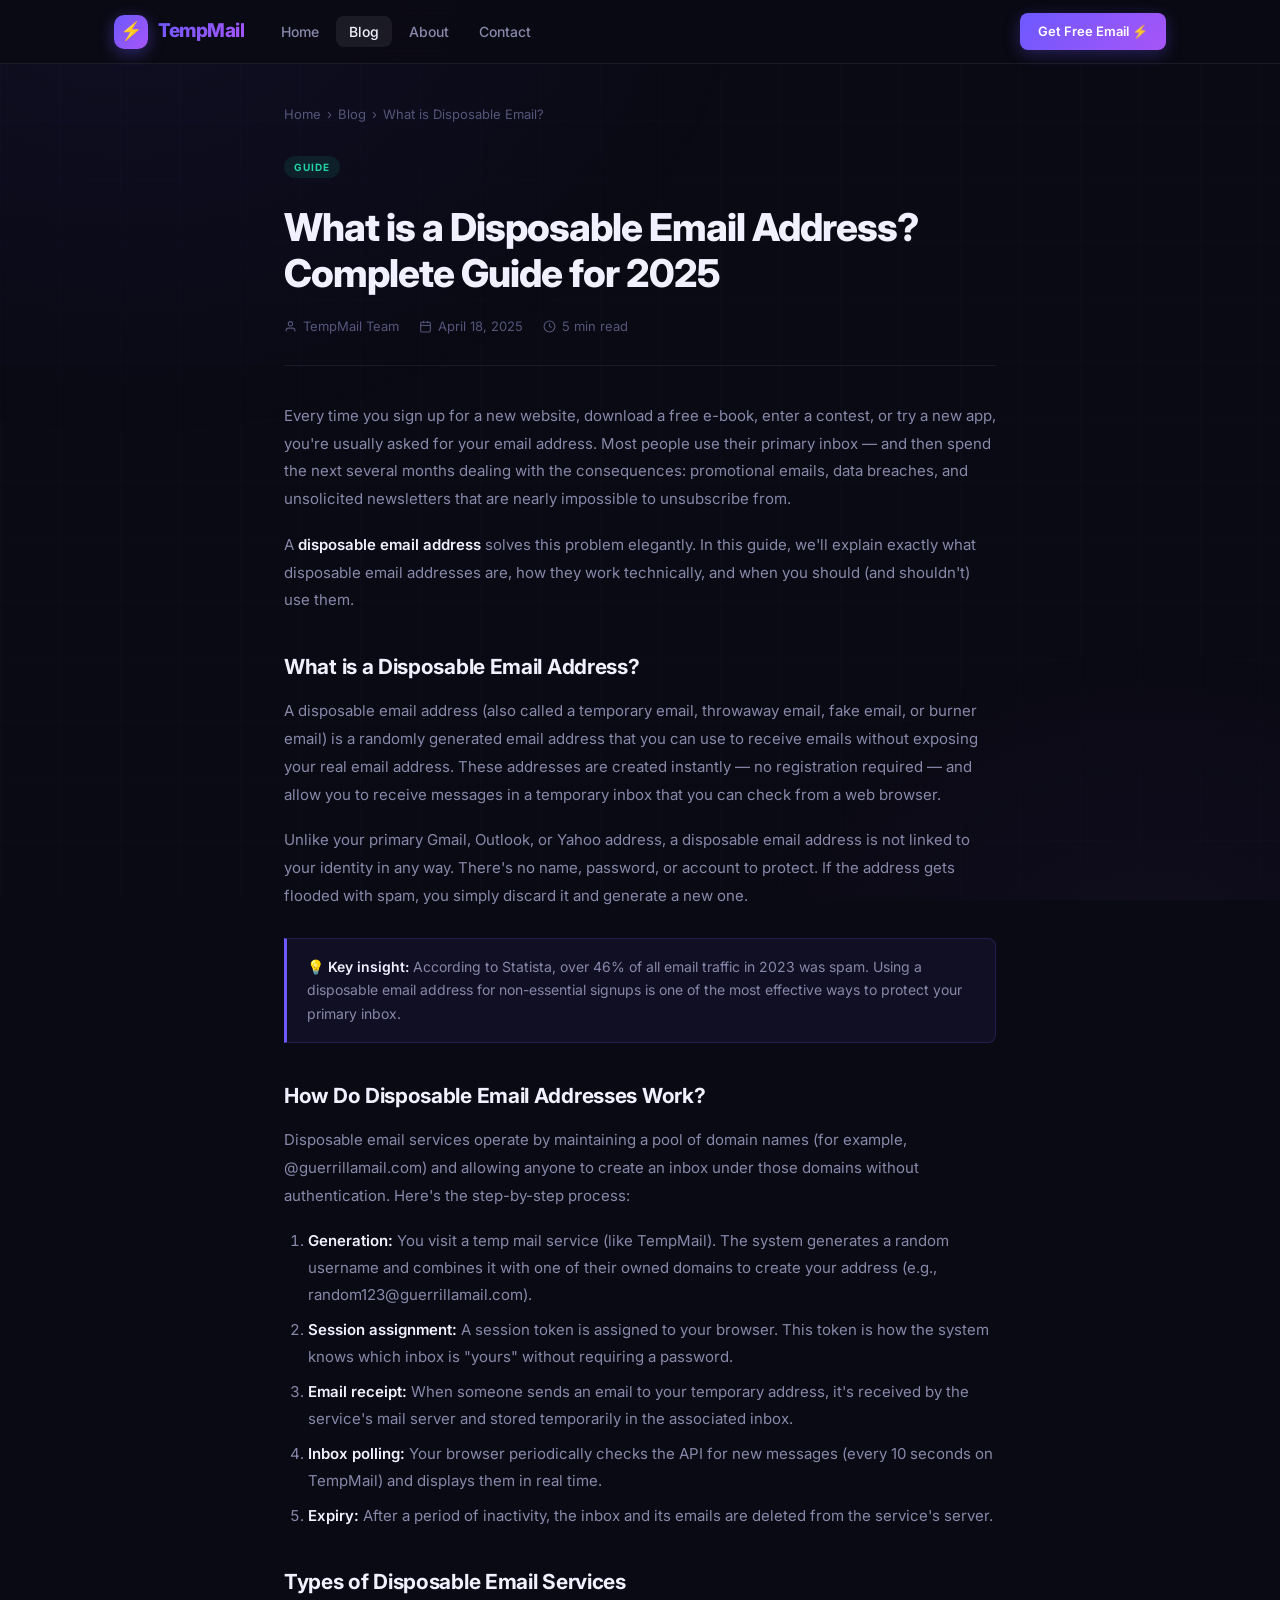
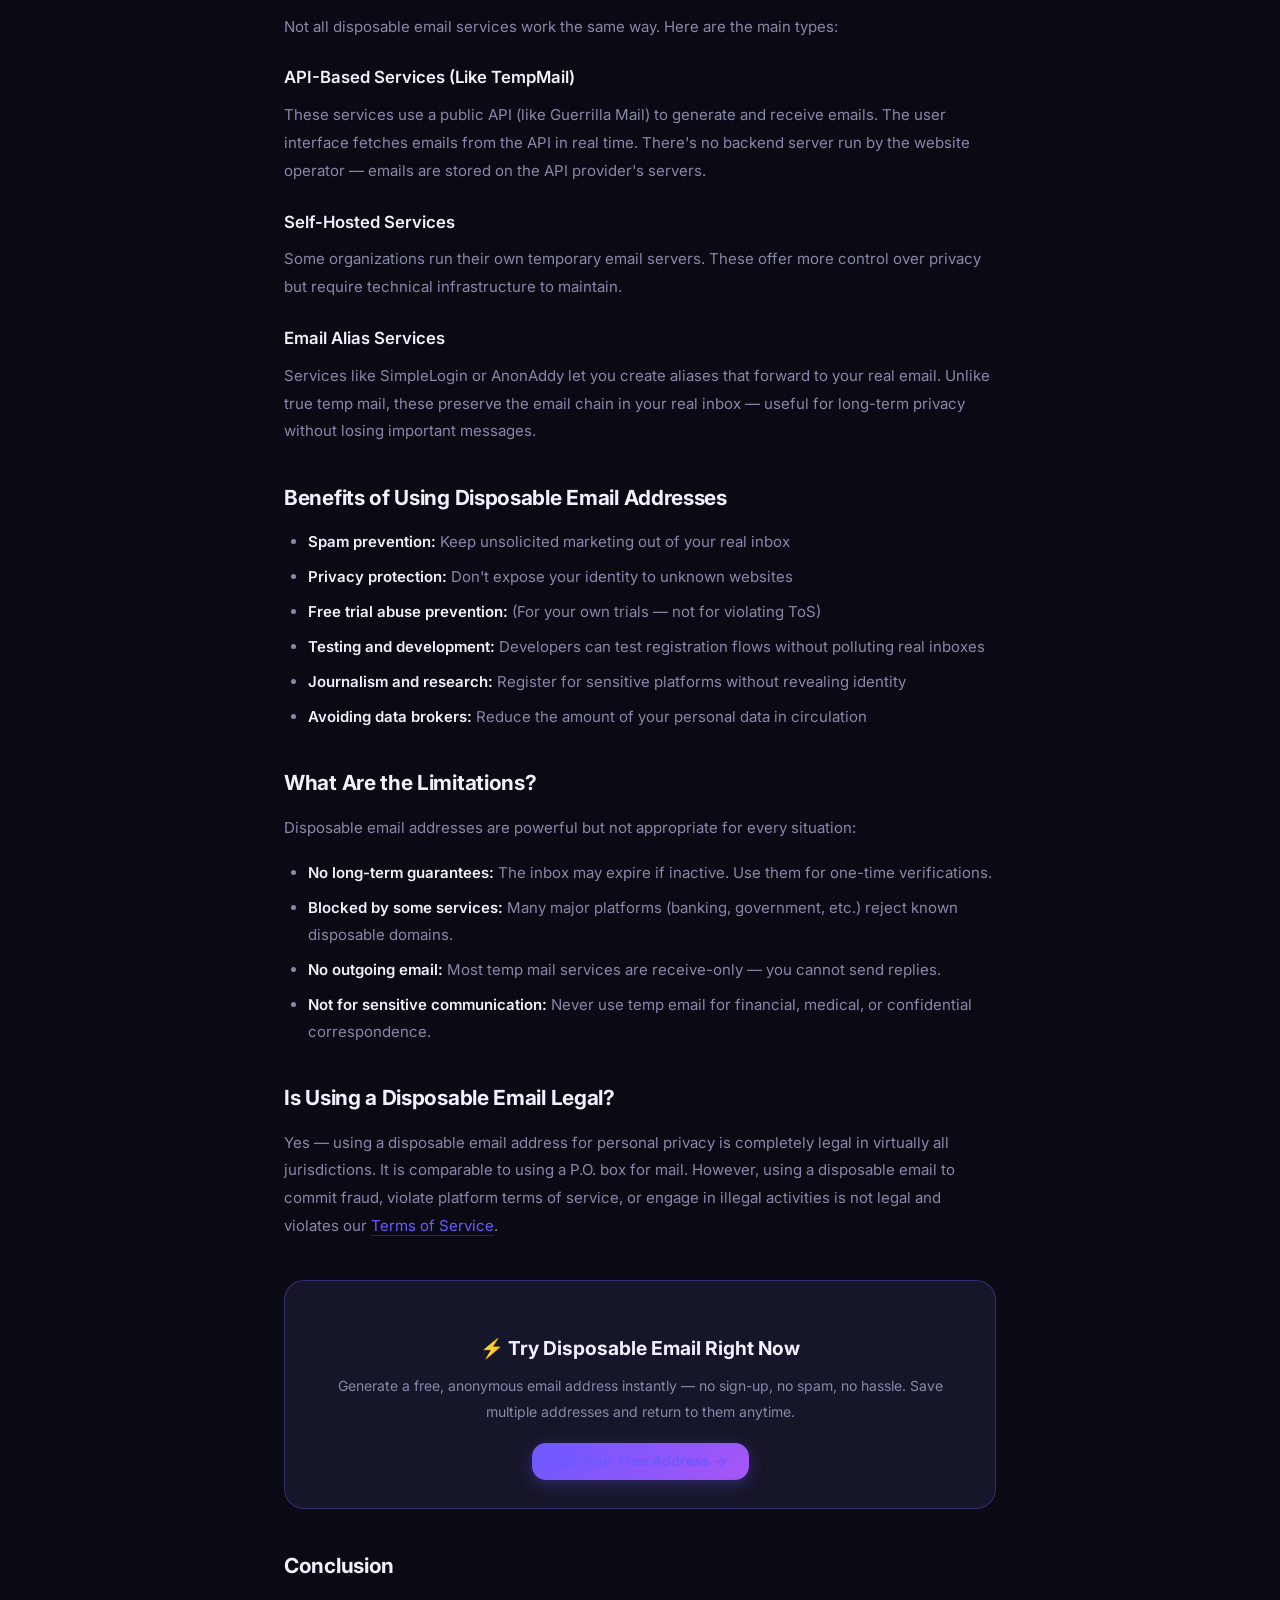
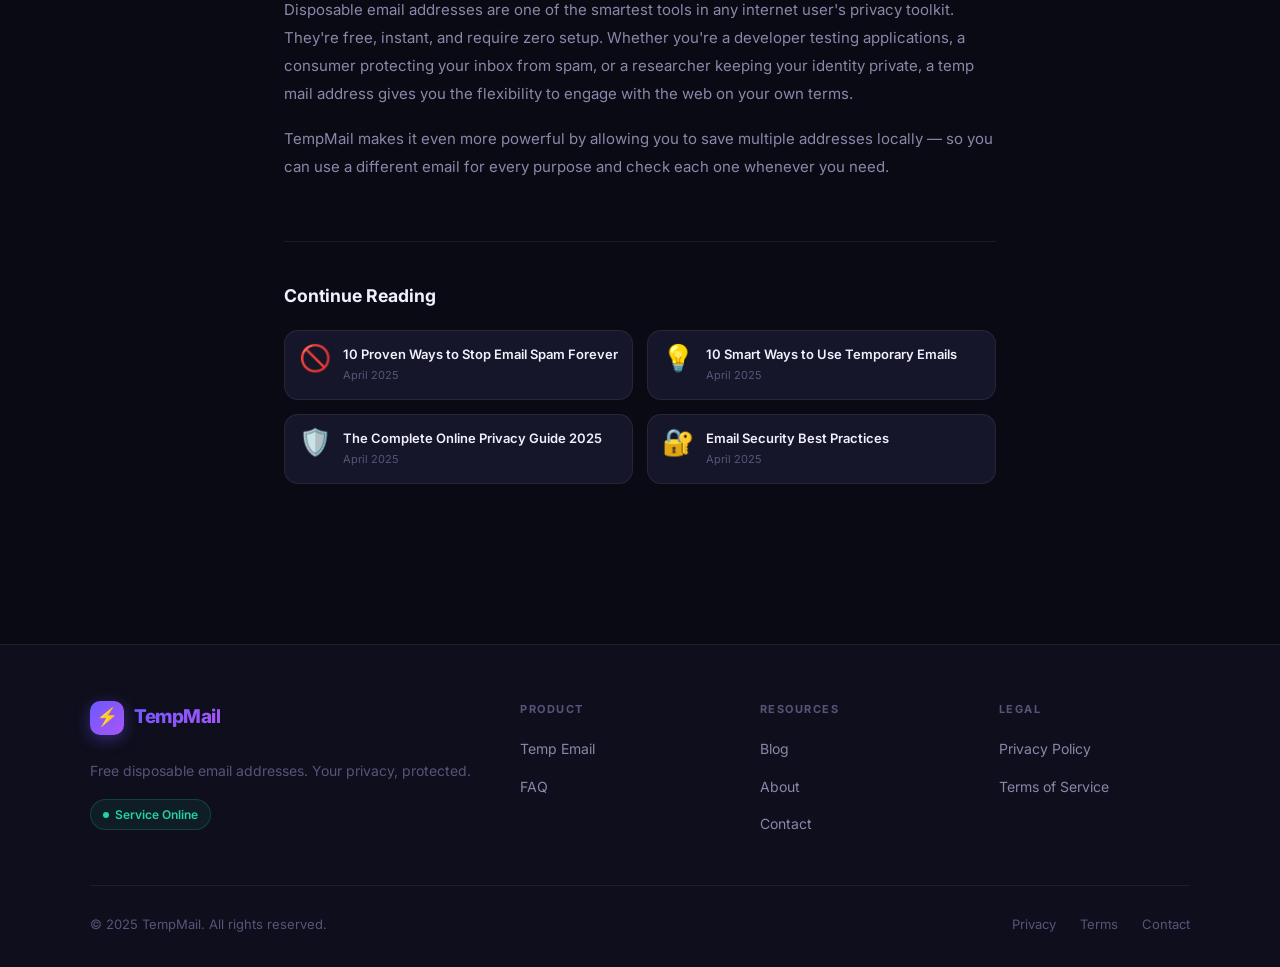
<file: blog/what-is-disposable-email.html>
<!DOCTYPE html>
<html lang="en">
<head>
  <meta charset="UTF-8" />
  <meta name="viewport" content="width=device-width, initial-scale=1.0" />
  <title>What is a Disposable Email Address? Complete Guide 2025 | TempMail Blog</title>
  <meta name="description" content="Learn everything about disposable email addresses — what they are, how they work, their benefits, and when to use them. Complete beginner's guide for 2025." />
  <meta name="keywords" content="disposable email, temp mail, temporary email, what is disposable email, throwaway email guide" />
  <meta property="article:published_time" content="2025-04-18" />
  <meta property="article:author" content="TempMail Team" />
  <link rel="canonical" href="https://yourdomain.vercel.app/blog/what-is-disposable-email.html" />
  <link rel="preconnect" href="https://fonts.googleapis.com" />
  <link rel="preconnect" href="https://fonts.gstatic.com" crossorigin />
  <link href="https://fonts.googleapis.com/css2?family=Inter:wght@400;500;600;700;800&display=swap" rel="stylesheet" />
  <link rel="stylesheet" href="../styles.css" />
</head>
<body>
  <nav class="site-nav">
    <div class="nav-inner">
      <a href="/" class="nav-logo"><div class="nav-logo-icon">⚡</div><span class="nav-logo-text">TempMail</span></a>
      <ul class="nav-links">
        <li><a href="/">Home</a></li><li><a href="/blog.html" class="active">Blog</a></li>
        <li><a href="/about.html">About</a></li><li><a href="/contact.html">Contact</a></li>
      </ul>
      <div class="nav-right"><a href="/" class="nav-cta">Get Free Email ⚡</a></div>
      <button class="hamburger" id="hamburger" aria-label="Menu"><span></span><span></span><span></span></button>
    </div>
    <div class="mobile-nav" id="mobile-nav">
      <a href="/">⚡ Home</a><a href="/blog.html">📝 Blog</a><a href="/about.html">ℹ️ About</a>
      <a href="/contact.html">📫 Contact</a><a href="/privacy.html">🔒 Privacy</a><a href="/terms.html">📋 Terms</a>
    </div>
  </nav>

  <div class="article-wrap">
    <div class="breadcrumb">
      <a href="/">Home</a>
      <span class="breadcrumb-sep">›</span>
      <a href="/blog.html">Blog</a>
      <span class="breadcrumb-sep">›</span>
      <span>What is Disposable Email?</span>
    </div>

    <span class="blog-tag t-guide" style="margin-bottom:14px;display:inline-block">Guide</span>
    <h1 class="article-title">What is a Disposable Email Address? Complete Guide for 2025</h1>

    <div class="article-meta">
      <div class="article-meta-item">
        <svg viewBox="0 0 24 24" fill="none" stroke="currentColor" stroke-width="2"><path d="M20 21v-2a4 4 0 0 0-4-4H8a4 4 0 0 0-4 4v2"/><circle cx="12" cy="7" r="4"/></svg>
        TempMail Team
      </div>
      <div class="article-meta-item">
        <svg viewBox="0 0 24 24" fill="none" stroke="currentColor" stroke-width="2"><rect x="3" y="4" width="18" height="18" rx="2"/><line x1="16" y1="2" x2="16" y2="6"/><line x1="8" y1="2" x2="8" y2="6"/><line x1="3" y1="10" x2="21" y2="10"/></svg>
        April 18, 2025
      </div>
      <div class="article-meta-item">
        <svg viewBox="0 0 24 24" fill="none" stroke="currentColor" stroke-width="2"><circle cx="12" cy="12" r="10"/><polyline points="12 6 12 12 16 14"/></svg>
        5 min read
      </div>
    </div>

    <div class="article-body">
      <p>Every time you sign up for a new website, download a free e-book, enter a contest, or try a new app, you're usually asked for your email address. Most people use their primary inbox — and then spend the next several months dealing with the consequences: promotional emails, data breaches, and unsolicited newsletters that are nearly impossible to unsubscribe from.</p>

      <p>A <strong>disposable email address</strong> solves this problem elegantly. In this guide, we'll explain exactly what disposable email addresses are, how they work technically, and when you should (and shouldn't) use them.</p>

      <h2>What is a Disposable Email Address?</h2>
      <p>A disposable email address (also called a temporary email, throwaway email, fake email, or burner email) is a randomly generated email address that you can use to receive emails without exposing your real email address. These addresses are created instantly — no registration required — and allow you to receive messages in a temporary inbox that you can check from a web browser.</p>
      <p>Unlike your primary Gmail, Outlook, or Yahoo address, a disposable email address is not linked to your identity in any way. There's no name, password, or account to protect. If the address gets flooded with spam, you simply discard it and generate a new one.</p>

      <div class="callout">
        <p>💡 <strong>Key insight:</strong> According to Statista, over 46% of all email traffic in 2023 was spam. Using a disposable email address for non-essential signups is one of the most effective ways to protect your primary inbox.</p>
      </div>

      <h2>How Do Disposable Email Addresses Work?</h2>
      <p>Disposable email services operate by maintaining a pool of domain names (for example, @guerrillamail.com) and allowing anyone to create an inbox under those domains without authentication. Here's the step-by-step process:</p>
      <ol>
        <li><strong>Generation:</strong> You visit a temp mail service (like TempMail). The system generates a random username and combines it with one of their owned domains to create your address (e.g., random123@guerrillamail.com).</li>
        <li><strong>Session assignment:</strong> A session token is assigned to your browser. This token is how the system knows which inbox is "yours" without requiring a password.</li>
        <li><strong>Email receipt:</strong> When someone sends an email to your temporary address, it's received by the service's mail server and stored temporarily in the associated inbox.</li>
        <li><strong>Inbox polling:</strong> Your browser periodically checks the API for new messages (every 10 seconds on TempMail) and displays them in real time.</li>
        <li><strong>Expiry:</strong> After a period of inactivity, the inbox and its emails are deleted from the service's server.</li>
      </ol>

      <h2>Types of Disposable Email Services</h2>
      <p>Not all disposable email services work the same way. Here are the main types:</p>
      <h3>API-Based Services (Like TempMail)</h3>
      <p>These services use a public API (like Guerrilla Mail) to generate and receive emails. The user interface fetches emails from the API in real time. There's no backend server run by the website operator — emails are stored on the API provider's servers.</p>
      <h3>Self-Hosted Services</h3>
      <p>Some organizations run their own temporary email servers. These offer more control over privacy but require technical infrastructure to maintain.</p>
      <h3>Email Alias Services</h3>
      <p>Services like SimpleLogin or AnonAddy let you create aliases that forward to your real email. Unlike true temp mail, these preserve the email chain in your real inbox — useful for long-term privacy without losing important messages.</p>

      <h2>Benefits of Using Disposable Email Addresses</h2>
      <ul>
        <li><strong>Spam prevention:</strong> Keep unsolicited marketing out of your real inbox</li>
        <li><strong>Privacy protection:</strong> Don't expose your identity to unknown websites</li>
        <li><strong>Free trial abuse prevention:</strong> (For your own trials — not for violating ToS)</li>
        <li><strong>Testing and development:</strong> Developers can test registration flows without polluting real inboxes</li>
        <li><strong>Journalism and research:</strong> Register for sensitive platforms without revealing identity</li>
        <li><strong>Avoiding data brokers:</strong> Reduce the amount of your personal data in circulation</li>
      </ul>

      <h2>What Are the Limitations?</h2>
      <p>Disposable email addresses are powerful but not appropriate for every situation:</p>
      <ul>
        <li><strong>No long-term guarantees:</strong> The inbox may expire if inactive. Use them for one-time verifications.</li>
        <li><strong>Blocked by some services:</strong> Many major platforms (banking, government, etc.) reject known disposable domains.</li>
        <li><strong>No outgoing email:</strong> Most temp mail services are receive-only — you cannot send replies.</li>
        <li><strong>Not for sensitive communication:</strong> Never use temp email for financial, medical, or confidential correspondence.</li>
      </ul>

      <h2>Is Using a Disposable Email Legal?</h2>
      <p>Yes — using a disposable email address for personal privacy is completely legal in virtually all jurisdictions. It is comparable to using a P.O. box for mail. However, using a disposable email to commit fraud, violate platform terms of service, or engage in illegal activities is not legal and violates our <a href="/terms.html">Terms of Service</a>.</p>

      <div class="article-cta">
        <h3>⚡ Try Disposable Email Right Now</h3>
        <p>Generate a free, anonymous email address instantly — no sign-up, no spam, no hassle. Save multiple addresses and return to them anytime.</p>
        <a href="/" class="s-btn s-btn-primary">Get Your Free Address →</a>
      </div>

      <h2>Conclusion</h2>
      <p>Disposable email addresses are one of the smartest tools in any internet user's privacy toolkit. They're free, instant, and require zero setup. Whether you're a developer testing applications, a consumer protecting your inbox from spam, or a researcher keeping your identity private, a temp mail address gives you the flexibility to engage with the web on your own terms.</p>
      <p>TempMail makes it even more powerful by allowing you to save multiple addresses locally — so you can use a different email for every purpose and check each one whenever you need.</p>
    </div>

    <div class="related-section">
      <div class="related-title">Continue Reading</div>
      <div class="related-grid">
        <a class="related-item" href="/blog/how-to-stop-email-spam.html">
          <div class="related-em">🚫</div>
          <div><div class="related-item-title">10 Proven Ways to Stop Email Spam Forever</div><div class="related-item-date">April 2025</div></div>
        </a>
        <a class="related-item" href="/blog/best-uses-temp-email.html">
          <div class="related-em">💡</div>
          <div><div class="related-item-title">10 Smart Ways to Use Temporary Emails</div><div class="related-item-date">April 2025</div></div>
        </a>
        <a class="related-item" href="/blog/online-privacy-guide-2025.html">
          <div class="related-em">🛡️</div>
          <div><div class="related-item-title">The Complete Online Privacy Guide 2025</div><div class="related-item-date">April 2025</div></div>
        </a>
        <a class="related-item" href="/blog/email-security-best-practices.html">
          <div class="related-em">🔐</div>
          <div><div class="related-item-title">Email Security Best Practices</div><div class="related-item-date">April 2025</div></div>
        </a>
      </div>
    </div>
  </div>

  <footer class="site-footer">
    <div class="footer-inner">
      <div class="footer-grid">
        <div>
          <a href="/" class="nav-logo" style="margin-bottom:12px;display:inline-flex"><div class="nav-logo-icon">⚡</div><span class="nav-logo-text">TempMail</span></a>
          <p class="footer-brand-desc">Free disposable email addresses. Your privacy, protected.</p>
          <div class="footer-badge"><span class="dot"></span> Service Online</div>
        </div>
        <div><div class="footer-col-title">Product</div><ul class="footer-links"><li><a href="/">Temp Email</a></li><li><a href="/#faq">FAQ</a></li></ul></div>
        <div><div class="footer-col-title">Resources</div><ul class="footer-links"><li><a href="/blog.html">Blog</a></li><li><a href="/about.html">About</a></li><li><a href="/contact.html">Contact</a></li></ul></div>
        <div><div class="footer-col-title">Legal</div><ul class="footer-links"><li><a href="/privacy.html">Privacy Policy</a></li><li><a href="/terms.html">Terms of Service</a></li></ul></div>
      </div>
      <div class="footer-bottom">
        <p class="footer-copy">© 2025 TempMail. All rights reserved.</p>
        <div class="footer-legal"><a href="/privacy.html">Privacy</a><a href="/terms.html">Terms</a><a href="/contact.html">Contact</a></div>
      </div>
    </div>
  </footer>
  <script>document.getElementById('hamburger').addEventListener('click',()=>document.getElementById('mobile-nav').classList.toggle('open'));</script>
</body>
</html>
</file>
<file: styles.css>
/* =========================================
   TEMPMAIL — SHARED STYLESHEET v2.0
   ========================================= */

/* RESET */
*, *::before, *::after { box-sizing: border-box; margin: 0; padding: 0; }

/* VARIABLES */
:root {
  --bg-base: #0a0a14;
  --bg-surface: #0e0e1c;
  --bg-card: #16162a;
  --bg-card-hover: #1c1c35;
  --bg-input: #1a1a2e;
  --border: rgba(255,255,255,0.07);
  --border-accent: rgba(108,89,255,0.35);
  --accent: #6c59ff;
  --accent-2: #a855f7;
  --accent-grad: linear-gradient(135deg, #6c59ff 0%, #a855f7 100%);
  --text-primary: #f0f0ff;
  --text-secondary: #8888aa;
  --text-muted: #55557a;
  --success: #22d3a3;
  --danger: #ef4444;
  --warning: #f59e0b;
  --nav-h: 64px;
  --max-w: 1100px;
  --r-sm: 8px;
  --r-md: 14px;
  --r-lg: 20px;
  --r-xl: 28px;
  --shadow: 0 4px 24px rgba(0,0,0,0.4);
  --glow: 0 8px 40px rgba(108,89,255,0.15);
  --ease: all 0.2s cubic-bezier(0.4,0,0.2,1);
}

/* BASE */
html { scroll-behavior: smooth; }
body {
  font-family: 'Inter', -apple-system, BlinkMacSystemFont, sans-serif;
  background: var(--bg-base);
  color: var(--text-primary);
  min-height: 100vh;
  line-height: 1.6;
  overflow-x: hidden;
}
body::before {
  content: '';
  position: fixed; inset: 0;
  background:
    radial-gradient(ellipse 900px 700px at 10% -5%, rgba(108,89,255,0.07) 0%, transparent 70%),
    radial-gradient(ellipse 600px 500px at 90% 110%, rgba(168,85,247,0.05) 0%, transparent 70%);
  pointer-events: none; z-index: 0;
}
body::after {
  content: '';
  position: fixed; inset: 0;
  background-image:
    linear-gradient(rgba(108,89,255,0.025) 1px, transparent 1px),
    linear-gradient(90deg, rgba(108,89,255,0.025) 1px, transparent 1px);
  background-size: 60px 60px;
  pointer-events: none; z-index: 0;
}

/* ===== NAVIGATION ===== */
.site-nav {
  position: sticky; top: 0; z-index: 200;
  height: var(--nav-h);
  background: rgba(10,10,20,0.92);
  backdrop-filter: blur(20px);
  -webkit-backdrop-filter: blur(20px);
  border-bottom: 1px solid var(--border);
}
.nav-inner {
  max-width: var(--max-w); margin: 0 auto;
  padding: 0 24px; height: 100%;
  display: flex; align-items: center; gap: 24px;
}
.nav-logo {
  display: flex; align-items: center; gap: 10px;
  text-decoration: none; flex-shrink: 0;
}
.nav-logo-icon {
  width: 34px; height: 34px;
  background: var(--accent-grad);
  border-radius: 10px;
  display: flex; align-items: center; justify-content: center;
  font-size: 18px;
  box-shadow: 0 4px 16px rgba(108,89,255,0.4);
}
.nav-logo-text {
  font-size: 19px; font-weight: 800;
  background: var(--accent-grad);
  -webkit-background-clip: text;
  -webkit-text-fill-color: transparent;
  background-clip: text;
  letter-spacing: -0.5px;
}
.nav-links {
  display: flex; align-items: center; gap: 4px; list-style: none;
}
.nav-links a {
  color: var(--text-secondary); text-decoration: none;
  font-size: 14px; font-weight: 500;
  padding: 7px 13px; border-radius: var(--r-sm);
  transition: var(--ease);
}
.nav-links a:hover, .nav-links a.active {
  color: var(--text-primary); background: rgba(255,255,255,0.07);
}
.nav-right { margin-left: auto; display: flex; align-items: center; gap: 8px; }
.nav-cta {
  background: var(--accent-grad); color: #fff !important;
  border-radius: var(--r-sm); font-size: 13px; font-weight: 600;
  padding: 8px 18px; text-decoration: none;
  display: inline-flex; align-items: center; gap: 6px;
  transition: var(--ease);
  box-shadow: 0 4px 16px rgba(108,89,255,0.3);
  -webkit-text-fill-color: #fff !important;
}
.nav-cta:hover { box-shadow: 0 6px 24px rgba(108,89,255,0.5); transform: translateY(-1px); }

.hamburger {
  display: none; flex-direction: column; gap: 5px;
  cursor: pointer; padding: 8px; background: none; border: none;
  color: var(--text-primary); margin-left: auto;
}
.hamburger span {
  display: block; width: 22px; height: 2px;
  background: currentColor; border-radius: 2px; transition: var(--ease);
}
.mobile-nav {
  position: absolute; top: var(--nav-h); left: 0; right: 0;
  background: rgba(14,14,28,0.98);
  backdrop-filter: blur(16px);
  border-bottom: 1px solid var(--border);
  padding: 12px; display: none; flex-direction: column; gap: 2px; z-index: 199;
}
.mobile-nav.open { display: flex; }
.mobile-nav a {
  color: var(--text-secondary); text-decoration: none;
  font-size: 15px; font-weight: 500;
  padding: 12px 16px; border-radius: var(--r-sm);
  transition: var(--ease); display: block;
}
.mobile-nav a:hover { color: var(--text-primary); background: rgba(255,255,255,0.05); }

@media (max-width: 768px) {
  .hamburger { display: flex; }
  .nav-links, .nav-right { display: none; }
}

/* ===== FOOTER ===== */
.site-footer {
  background: var(--bg-surface);
  border-top: 1px solid var(--border);
  padding: 56px 24px 32px;
  margin-top: 80px;
  position: relative; z-index: 1;
}
.footer-inner { max-width: var(--max-w); margin: 0 auto; }
.footer-grid {
  display: grid; grid-template-columns: 2fr 1fr 1fr 1fr;
  gap: 48px; margin-bottom: 48px;
}
.footer-brand-desc {
  font-size: 14px; color: var(--text-muted);
  line-height: 1.75; margin-top: 12px; margin-bottom: 16px;
}
.footer-badge {
  display: inline-flex; align-items: center; gap: 6px;
  background: rgba(34,211,163,0.08);
  border: 1px solid rgba(34,211,163,0.2);
  border-radius: 100px; padding: 5px 12px;
  font-size: 12px; color: var(--success); font-weight: 600;
}
.footer-badge .dot {
  width: 6px; height: 6px;
  background: var(--success); border-radius: 50%;
  animation: fp 2s ease-in-out infinite;
}
@keyframes fp { 0%,100%{opacity:1} 50%{opacity:0.4} }
.footer-col-title {
  font-size: 11px; font-weight: 700;
  text-transform: uppercase; letter-spacing: 1.5px;
  color: var(--text-muted); margin-bottom: 18px;
}
.footer-links { list-style: none; display: flex; flex-direction: column; gap: 12px; }
.footer-links a {
  font-size: 14px; color: var(--text-secondary);
  text-decoration: none; transition: var(--ease);
}
.footer-links a:hover { color: var(--text-primary); }
.footer-bottom {
  border-top: 1px solid var(--border); padding-top: 28px;
  display: flex; align-items: center; justify-content: space-between;
  flex-wrap: wrap; gap: 16px;
}
.footer-copy { font-size: 13px; color: var(--text-muted); }
.footer-legal { display: flex; gap: 24px; }
.footer-legal a {
  font-size: 13px; color: var(--text-muted);
  text-decoration: none; transition: var(--ease);
}
.footer-legal a:hover { color: var(--text-secondary); }

@media (max-width: 900px) { .footer-grid { grid-template-columns: 1fr 1fr; gap: 32px; } }
@media (max-width: 480px) {
  .footer-grid { grid-template-columns: 1fr; gap: 28px; }
  .footer-bottom { flex-direction: column; align-items: flex-start; }
}

/* ===== SHARED BUTTONS ===== */
.s-btn {
  display: inline-flex; align-items: center; gap: 8px;
  padding: 11px 22px; border-radius: var(--r-md);
  font-family: inherit; font-size: 14px; font-weight: 600;
  cursor: pointer; border: none; transition: var(--ease);
  text-decoration: none; line-height: 1; white-space: nowrap;
}
.s-btn:active { transform: scale(0.97); }
.s-btn svg { width: 16px; height: 16px; flex-shrink: 0; }
.s-btn-primary {
  background: var(--accent-grad); color: #fff;
  box-shadow: 0 4px 16px rgba(108,89,255,0.3);
}
.s-btn-primary:hover { box-shadow: 0 6px 28px rgba(108,89,255,0.5); filter: brightness(1.08); }
.s-btn-ghost {
  background: transparent; color: var(--text-secondary);
  border: 1px solid var(--border); padding: 9px 16px;
}
.s-btn-ghost:hover { color: var(--text-primary); border-color: rgba(255,255,255,0.2); }

/* ===== PAGE HERO ===== */
.page-hero {
  text-align: center; padding: 72px 24px 56px;
  position: relative; z-index: 1;
}
.hero-badge {
  display: inline-flex; align-items: center; gap: 8px;
  font-size: 12px; font-weight: 600;
  text-transform: uppercase; letter-spacing: 1.5px;
  color: #a78bfa; background: rgba(108,89,255,0.1);
  border: 1px solid rgba(108,89,255,0.2);
  border-radius: 100px; padding: 7px 16px; margin-bottom: 22px;
}
.hero-title {
  font-size: clamp(1.8rem, 5vw, 3.2rem); font-weight: 800;
  letter-spacing: -2px;
  background: linear-gradient(135deg, #f0f0ff 0%, #c4b5fd 50%, #6c59ff 100%);
  -webkit-background-clip: text; -webkit-text-fill-color: transparent; background-clip: text;
  line-height: 1.15; margin-bottom: 16px;
}
.hero-subtitle {
  font-size: 1rem; color: var(--text-secondary);
  max-width: 540px; margin: 0 auto 28px; line-height: 1.75;
}

/* ===== SECTION ===== */
.pg-section { position: relative; z-index: 1; padding: 0 24px; }
.pg-container { max-width: var(--max-w); margin: 0 auto; }
.section-label {
  font-size: 11px; font-weight: 700; text-transform: uppercase;
  letter-spacing: 2px; color: var(--accent); margin-bottom: 8px;
}
.section-title {
  font-size: clamp(1.4rem, 3vw, 1.9rem); font-weight: 800;
  letter-spacing: -0.5px; color: var(--text-primary); margin-bottom: 8px;
}
.section-desc { font-size: 15px; color: var(--text-secondary); max-width: 540px; }

/* ===== BLOG GRID & CARDS ===== */
.blog-grid {
  display: grid; grid-template-columns: repeat(3,1fr); gap: 20px;
}
@media (max-width: 900px) { .blog-grid { grid-template-columns: repeat(2,1fr); } }
@media (max-width: 580px) { .blog-grid { grid-template-columns: 1fr; } }

.blog-card {
  background: var(--bg-card); border: 1px solid var(--border);
  border-radius: var(--r-lg); overflow: hidden;
  text-decoration: none; display: flex; flex-direction: column;
  transition: var(--ease);
}
.blog-card:hover {
  border-color: var(--border-accent);
  box-shadow: var(--glow); transform: translateY(-4px);
}
.blog-thumb {
  height: 160px; display: flex; align-items: center;
  justify-content: center; font-size: 52px; position: relative; overflow: hidden;
}
.blog-thumb-1 { background: linear-gradient(135deg,#1e1b4b,#312e81); }
.blog-thumb-2 { background: linear-gradient(135deg,#1e3a5f,#1d4ed8); }
.blog-thumb-3 { background: linear-gradient(135deg,#1a3020,#166534); }
.blog-thumb-4 { background: linear-gradient(135deg,#3b1564,#7c3aed); }
.blog-thumb-5 { background: linear-gradient(135deg,#431407,#c2410c); }

.blog-body { padding: 20px; flex: 1; display: flex; flex-direction: column; }
.blog-tag {
  display: inline-block; font-size: 10px; font-weight: 700;
  text-transform: uppercase; letter-spacing: 1px;
  padding: 3px 10px; border-radius: 100px; margin-bottom: 10px;
}
.t-privacy { background: rgba(108,89,255,0.12); color: #a78bfa; }
.t-guide   { background: rgba(34,211,163,0.1);  color: #22d3a3; }
.t-security{ background: rgba(239,68,68,0.1);   color: #f87171; }
.t-tips    { background: rgba(245,158,11,0.1);  color: #fbbf24; }
.t-email   { background: rgba(6,182,212,0.1);   color: #22d3ee; }

.blog-card-title {
  font-size: 15px; font-weight: 700; color: var(--text-primary);
  line-height: 1.4; margin-bottom: 8px;
}
.blog-card-excerpt {
  font-size: 13px; color: var(--text-secondary); line-height: 1.65;
  flex: 1; display: -webkit-box; -webkit-line-clamp: 3;
  -webkit-box-orient: vertical; overflow: hidden; margin-bottom: 14px;
}
.blog-card-foot {
  display: flex; align-items: center; gap: 10px;
  font-size: 12px; color: var(--text-muted);
  border-top: 1px solid var(--border); padding-top: 12px; margin-top: auto;
}
.blog-card-foot svg { width: 13px; height: 13px; }

/* ===== ARTICLE ===== */
.article-wrap {
  max-width: 760px; margin: 0 auto;
  padding: 40px 24px 80px;
  position: relative; z-index: 1;
}
.breadcrumb {
  display: flex; align-items: center; gap: 6px;
  font-size: 13px; color: var(--text-muted); margin-bottom: 28px; flex-wrap: wrap;
}
.breadcrumb a { color: var(--text-muted); text-decoration: none; }
.breadcrumb a:hover { color: var(--text-secondary); }
.breadcrumb-sep { flex-shrink: 0; }

.article-title {
  font-size: clamp(1.5rem, 4vw, 2.4rem); font-weight: 800;
  letter-spacing: -1px; line-height: 1.2; color: var(--text-primary);
  margin: 12px 0 20px;
}
.article-meta {
  display: flex; align-items: center; flex-wrap: wrap;
  gap: 20px; font-size: 13px; color: var(--text-muted);
  padding-bottom: 28px; border-bottom: 1px solid var(--border); margin-bottom: 36px;
}
.article-meta-item { display: flex; align-items: center; gap: 6px; }
.article-meta-item svg { width: 13px; height: 13px; }

.article-body h2 {
  font-size: 1.3rem; font-weight: 700; color: var(--text-primary);
  margin: 36px 0 14px; letter-spacing: -0.3px;
}
.article-body h3 {
  font-size: 1.05rem; font-weight: 600; color: var(--text-primary);
  margin: 24px 0 10px;
}
.article-body p {
  color: var(--text-secondary); font-size: 15px;
  line-height: 1.85; margin-bottom: 18px;
}
.article-body ul, .article-body ol { padding-left: 24px; margin-bottom: 18px; }
.article-body li {
  color: var(--text-secondary); font-size: 15px;
  line-height: 1.8; margin-bottom: 8px;
}
.article-body strong { color: var(--text-primary); font-weight: 600; }
.article-body a { color: var(--accent); text-decoration: none; border-bottom: 1px solid rgba(108,89,255,0.3); }
.article-body a:hover { border-color: var(--accent); }

.callout {
  background: rgba(108,89,255,0.07); border: 1px solid rgba(108,89,255,0.2);
  border-left: 3px solid var(--accent);
  border-radius: 0 var(--r-sm) var(--r-sm) 0;
  padding: 16px 20px; margin: 28px 0;
}
.callout p { font-size: 14px; color: var(--text-secondary); margin: 0; line-height: 1.7; }

.article-cta {
  background: var(--bg-card); border: 1px solid var(--border-accent);
  border-radius: var(--r-lg); padding: 28px;
  text-align: center; margin: 40px 0;
}
.article-cta h3 { font-size: 1.2rem; font-weight: 700; color: var(--text-primary); margin-bottom: 10px; }
.article-cta p { font-size: 14px; color: var(--text-secondary); margin-bottom: 18px; }

.related-section { margin-top: 60px; border-top: 1px solid var(--border); padding-top: 40px; }
.related-title { font-size: 1.1rem; font-weight: 700; margin-bottom: 20px; color: var(--text-primary); }
.related-grid { display: grid; grid-template-columns: repeat(2,1fr); gap: 14px; }
@media (max-width: 560px) { .related-grid { grid-template-columns: 1fr; } }
.related-item {
  background: var(--bg-card); border: 1px solid var(--border);
  border-radius: var(--r-md); padding: 14px;
  text-decoration: none; transition: var(--ease);
  display: flex; align-items: flex-start; gap: 12px;
}
.related-item:hover { border-color: var(--border-accent); transform: translateY(-2px); }
.related-em { font-size: 26px; flex-shrink: 0; line-height: 1; }
.related-item-title { font-size: 13px; font-weight: 600; color: var(--text-primary); line-height: 1.4; }
.related-item-date { font-size: 11px; color: var(--text-muted); margin-top: 4px; }

/* ===== STATIC PAGE CONTENT ===== */
.page-content {
  max-width: 780px; margin: 0 auto;
  padding: 40px 24px 80px;
  position: relative; z-index: 1;
}
.page-content h2 {
  font-size: 1.25rem; font-weight: 700; color: var(--text-primary);
  margin: 36px 0 12px;
}
.page-content h3 {
  font-size: 1.05rem; font-weight: 600; color: var(--text-primary);
  margin: 22px 0 10px;
}
.page-content p { font-size: 15px; color: var(--text-secondary); line-height: 1.85; margin-bottom: 16px; }
.page-content ul, .page-content ol { padding-left: 24px; margin-bottom: 16px; }
.page-content li { font-size: 15px; color: var(--text-secondary); line-height: 1.75; margin-bottom: 8px; }
.page-content strong { color: var(--text-primary); }
.page-content a { color: var(--accent); text-decoration: none; }
.page-content a:hover { text-decoration: underline; }
.page-divider { height: 1px; background: var(--border); margin: 32px 0; }

/* ===== CONTACT FORM ===== */
.contact-grid { display: grid; grid-template-columns: 1fr 1fr; gap: 48px; }
@media (max-width: 680px) { .contact-grid { grid-template-columns: 1fr; } }
.form-group { display: flex; flex-direction: column; gap: 7px; margin-bottom: 18px; }
.form-label {
  font-size: 12px; font-weight: 700; color: var(--text-secondary);
  text-transform: uppercase; letter-spacing: 0.5px;
}
.form-input, .form-select, .form-textarea {
  background: var(--bg-input); border: 1px solid var(--border);
  border-radius: var(--r-md); color: var(--text-primary);
  font-family: inherit; font-size: 15px; padding: 13px 16px;
  transition: var(--ease); outline: none; width: 100%;
}
.form-input::placeholder, .form-textarea::placeholder { color: var(--text-muted); }
.form-input:focus, .form-select:focus, .form-textarea:focus {
  border-color: var(--accent); box-shadow: 0 0 0 3px rgba(108,89,255,0.12);
}
.form-textarea { min-height: 140px; resize: vertical; }
.form-select { appearance: none; cursor: pointer; }
.contact-info-card {
  background: var(--bg-card); border: 1px solid var(--border);
  border-radius: var(--r-lg); padding: 28px; margin-bottom: 16px;
}
.contact-info-title { font-size: 14px; font-weight: 700; color: var(--text-primary); margin-bottom: 8px; }
.contact-info-text { font-size: 14px; color: var(--text-secondary); line-height: 1.7; }

/* ===== ABOUT FEATURES ===== */
.features-grid { display: grid; grid-template-columns: repeat(3,1fr); gap: 20px; }
@media (max-width: 800px) { .features-grid { grid-template-columns: repeat(2,1fr); } }
@media (max-width: 500px) { .features-grid { grid-template-columns: 1fr; } }

.feature-card {
  background: var(--bg-card); border: 1px solid var(--border);
  border-radius: var(--r-lg); padding: 24px; text-align: center;
}
.feature-icon {
  width: 52px; height: 52px;
  background: rgba(108,89,255,0.1); border: 1px solid rgba(108,89,255,0.2);
  border-radius: 14px;
  display: flex; align-items: center; justify-content: center;
  font-size: 24px; margin: 0 auto 14px;
}
.feature-card h3 { font-size: 15px; font-weight: 700; color: var(--text-primary); margin-bottom: 8px; }
.feature-card p { font-size: 13px; color: var(--text-secondary); line-height: 1.65; }

/* ===== SCROLL UP BUTTON ===== */
.scroll-top {
  position: fixed; bottom: 24px; right: 24px;
  width: 42px; height: 42px;
  background: var(--accent-grad);
  border: none; border-radius: 50%;
  cursor: pointer; color: #fff;
  display: none; align-items: center; justify-content: center;
  box-shadow: 0 4px 16px rgba(108,89,255,0.4);
  z-index: 100; transition: var(--ease);
}
.scroll-top.show { display: flex; }
.scroll-top:hover { transform: translateY(-3px); }
.scroll-top svg { width: 18px; height: 18px; }

/* ===== SPINNER ===== */
.s-spinner {
  width: 28px; height: 28px;
  border: 3px solid rgba(108,89,255,0.15);
  border-top-color: var(--accent);
  border-radius: 50%; animation: sspin 0.8s linear infinite;
}
@keyframes sspin { to { transform: rotate(360deg); } }

/* ===== SCROLLBAR ===== */
::-webkit-scrollbar { width: 6px; }
::-webkit-scrollbar-track { background: transparent; }
::-webkit-scrollbar-thumb { background: rgba(255,255,255,0.08); border-radius: 3px; }
::-webkit-scrollbar-thumb:hover { background: rgba(255,255,255,0.15); }

/* ===== DIVIDER ===== */
.glow-divider {
  height: 1px;
  background: linear-gradient(90deg,transparent,var(--border-accent),transparent);
  opacity: 0.5; margin: 8px 0 20px;
}
</file>
